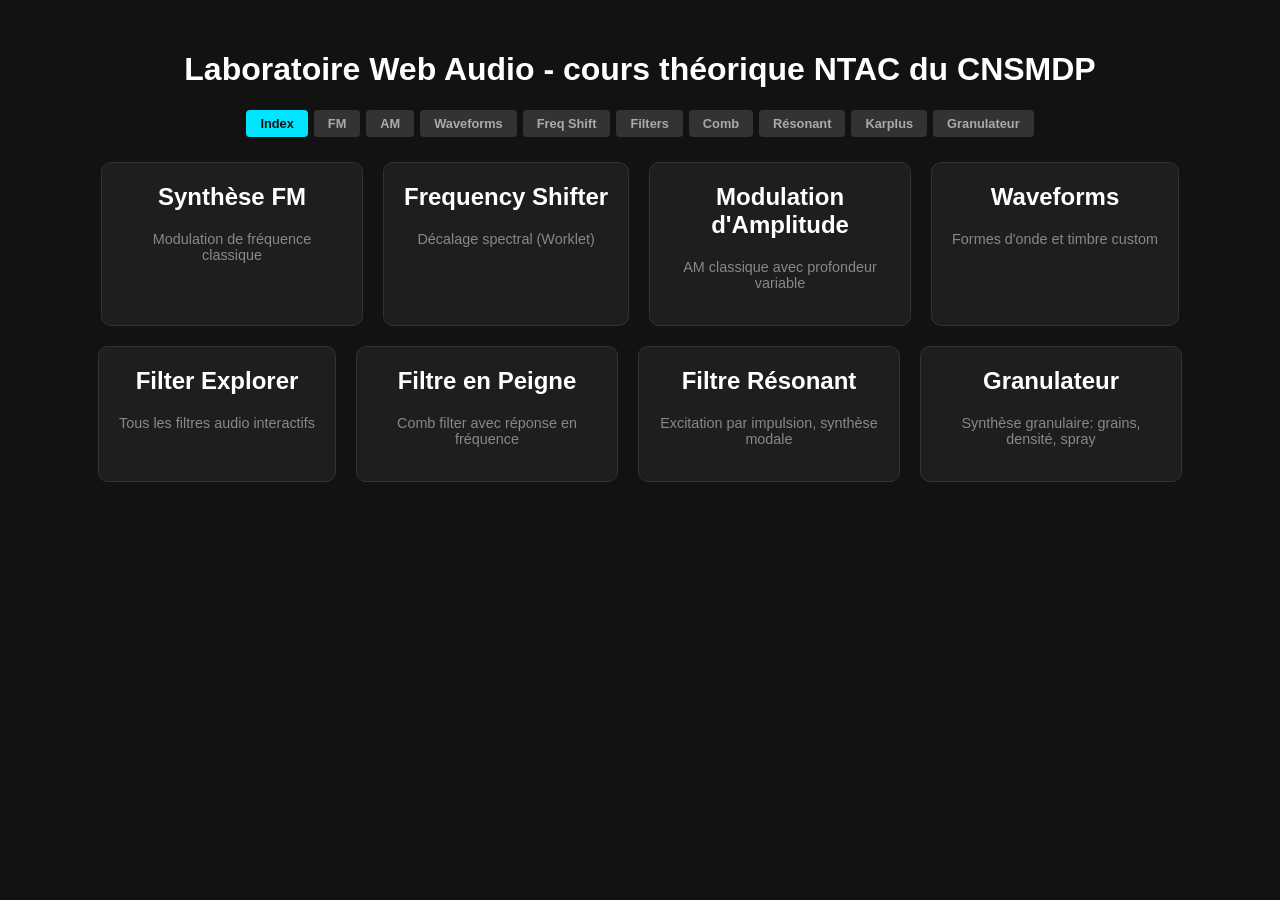
<file: index.html>
<!DOCTYPE html>
<html>
<head>
    <title>Mes Labos Audio</title>
    <style>
        body { font-family: sans-serif; text-align: center; padding: 30px 10px; background: #121212; color: white; margin: 0; }
        h1 { color: white; }
        .menu { display: flex; gap: 20px; justify-content: center; flex-wrap: wrap; }
        .card { padding: 20px; background: #1e1e1e; border-radius: 10px; border: 1px solid #333; text-decoration: none; color: #ccc; max-width: 220px; }
        .card h2 { color: white; margin-top: 0; }
        .card p { color: #888; font-size: 0.9rem; }
        .card:hover { transform: translateY(-5px); transition: 0.2s; border-color: #00e5ff; }
        nav { display: flex; gap: 6px; justify-content: center; flex-wrap: wrap; margin-bottom: 25px; }
        nav a { background: #333; color: #aaa; padding: 6px 14px; border-radius: 4px; text-decoration: none; font-size: 0.8rem; font-weight: bold; transition: 0.2s; }
        nav a:hover { background: #555; color: #fff; }
        nav a.active { background: #00e5ff; color: #121212; }
    </style>
</head>
<body>
    <h1>Laboratoire Web Audio - cours théorique NTAC du CNSMDP</h1>
    <nav>
        <a href="./index.html" class="active">Index</a>
        <a href="./fm-synth/index.html">FM</a>
        <a href="./amp-mod/index.html">AM</a>
        <a href="./waveforms/index.html">Waveforms</a>
        <a href="./frequency-shift/index.html">Freq Shift</a>
        <a href="./filter-explorer/index.html">Filters</a>
        <a href="./comb-filter/index.html">Comb</a>
        <a href="./resonant-filter/index.html">Résonant</a>
        <a href="./karplus-strong/index.html">Karplus</a>
        <a href="./granulator/index.html">Granulateur</a>
    </nav>
    <div class="menu">
        <a href="./fm-synth/index.html" class="card">
            <h2>Synthèse FM</h2>
            <p>Modulation de fréquence classique</p>
        </a>
        <a href="./frequency-shift/index.html" class="card">
            <h2>Frequency Shifter</h2>
            <p>Décalage spectral (Worklet)</p>
        </a>
        <a href="./amp-mod/index.html" class="card">
            <h2>Modulation d'Amplitude</h2>
            <p>AM classique avec profondeur variable</p>
        </a>
        <a href="./waveforms/index.html" class="card">
            <h2>Waveforms</h2>
            <p>Formes d'onde et timbre custom</p>
        </a>
        <a href="./filter-explorer/index.html" class="card">
            <h2>Filter Explorer</h2>
            <p>Tous les filtres audio interactifs</p>
        </a>
        <a href="./comb-filter/index.html" class="card">
            <h2>Filtre en Peigne</h2>
            <p>Comb filter avec réponse en fréquence</p>
        </a>
        <a href="./resonant-filter/index.html" class="card">
            <h2>Filtre Résonant</h2>
            <p>Excitation par impulsion, synthèse modale</p>
        </a>
        <a href="./granulator/index.html" class="card">
            <h2>Granulateur</h2>
            <p>Synthèse granulaire: grains, densité, spray</p>
        </a>
    </div>
</body>
</html>
</file>
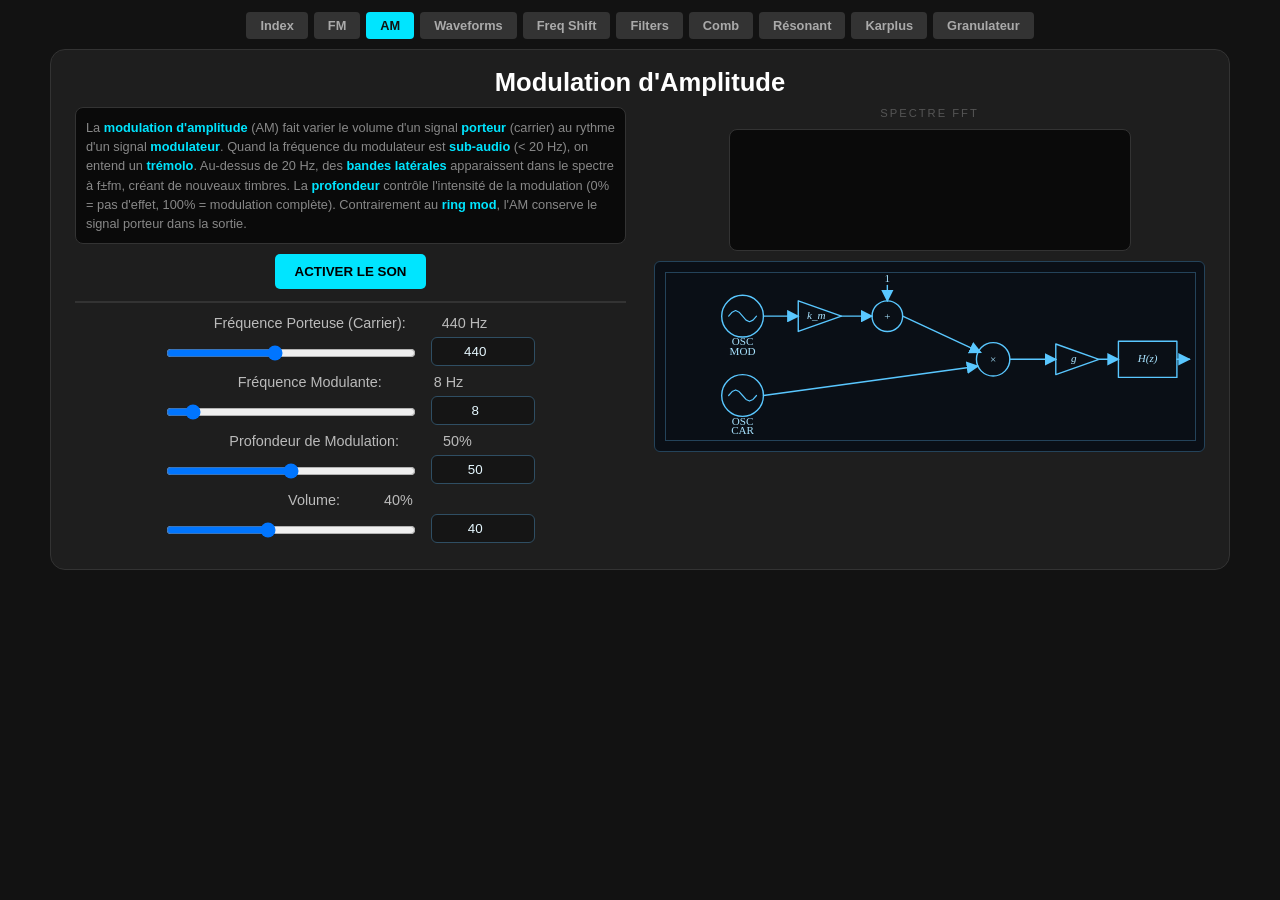
<file: amp-mod/index.html>
<!DOCTYPE html>
<html lang="fr">
<head>
    <meta charset="UTF-8">
    <title>Démo Modulation d'Amplitude</title>
    <style>
        body { font-family: sans-serif; background: #121212; color: white; text-align: center; padding: 30px 10px; margin: 0; }
        .synth-card { background: #1e1e1e; display: inline-block; padding: 30px; border-radius: 15px; border: 1px solid #333; max-width: 500px; width: calc(100% - 20px); box-sizing: border-box; }
        input[type="range"] { width: 250px; display: inline-block; vertical-align: middle; margin: 6px 0; }
        .value-input { width: 90px; margin: 6px 0 8px 10px; display: inline-block; vertical-align: middle; text-align: center; background: #151515; color: #e6f8ff; border: 1px solid #2f4e63; border-radius: 6px; padding: 6px; }
        button { background: #00e5ff; border: none; padding: 10px 20px; border-radius: 5px; cursor: pointer; font-weight: bold; }
        label { color: #bbb; font-size: 0.9rem; }
        .param-label { display: block; }
        .param-name { color: #bbb; }
        .param-value { display: inline-block; width: 7ch; text-align: right; font-variant-numeric: tabular-nums; }
        canvas { display: block; margin: 10px auto; border-radius: 8px; max-width: 100%; }
        #fftCanvas { background: #0a0a0a; border: 1px solid #333; }
        .section-label { color: #555; font-size: 0.7rem; text-transform: uppercase; letter-spacing: 2px; margin: 15px 0 5px; }
        nav { display: flex; gap: 6px; justify-content: center; flex-wrap: wrap; margin-bottom: 15px; }
        nav a { background: #333; color: #aaa; padding: 6px 14px; border-radius: 4px; text-decoration: none; font-size: 0.8rem; font-weight: bold; transition: 0.2s; }
        nav a:hover { background: #555; color: #fff; }
        nav a.active { background: #00e5ff; color: #121212; }
        .info-box { background: #0a0a0a; border: 1px solid #333; border-radius: 8px; padding: 10px; margin: 10px 0; text-align: left; font-size: 0.8rem; color: #888; line-height: 1.5; }
        .info-box strong { color: #00e5ff; }
        .dsp-academic {
            margin-top: 14px;
            background: #0a0f16;
            border: 1px solid #24435a;
            border-radius: 6px;
            padding: 10px;
            color: #8fd8ff;
            text-align: left;
        }
        .dsp-academic svg {
            width: 100%;
            height: auto;
            background: #0a0f16;
            border: 1px solid #24435a;
            display: block;
            stroke-linecap: round;
            stroke-linejoin: round;
        }
        .dsp-academic svg [stroke] { stroke: #59c7ff; }
        .dsp-academic svg marker path { fill: #59c7ff; stroke: none; }
        .dsp-academic svg text { fill: #a8e3ff; font-family: "Times New Roman", serif; font-size: 16px !important; }
        .dsp-academic svg text.math { font-style: italic; }
        /* Mise en page compacte : deux colonnes sur écran large */
        body { padding: 12px 10px; }
        nav { margin-bottom: 10px; }
        .synth-card { padding: 18px 24px; }
        .synth-card > h1 { margin: 0 0 10px; font-size: 1.6rem; }
        hr { border: 0.5px solid #333; margin: 12px 0; }
        .section-label { margin: 10px 0 4px; }
        .dsp-academic { margin-top: 10px; }
        .layout { display: grid; grid-template-columns: minmax(0, 1fr); column-gap: 28px; align-items: start; }
        .layout > .col > :first-child { margin-top: 0; }
        @media (min-width: 980px) {
            .synth-card { max-width: 1180px; width: calc(100% - 20px); }
            .layout { grid-template-columns: minmax(0, 1fr) minmax(0, 1fr); }
        }
    </style>
</head>
<body>

    <nav>
        <a href="../index.html">Index</a>
        <a href="../fm-synth/index.html">FM</a>
        <a href="../amp-mod/index.html" class="active">AM</a>
        <a href="../waveforms/index.html">Waveforms</a>
        <a href="../frequency-shift/index.html">Freq Shift</a>
        <a href="../filter-explorer/index.html">Filters</a>
        <a href="../comb-filter/index.html">Comb</a>
        <a href="../resonant-filter/index.html">Résonant</a>
        <a href="../karplus-strong/index.html">Karplus</a>
        <a href="../granulator/index.html">Granulateur</a>
    </nav>

    <div class="synth-card">
        <h1>Modulation d'Amplitude</h1>
        <div class="layout">
        <div class="col">

        <div class="info-box">
            La <strong>modulation d'amplitude</strong> (AM) fait varier le volume d'un signal <strong>porteur</strong> (carrier) au rythme d'un signal <strong>modulateur</strong>.
            Quand la fréquence du modulateur est <strong>sub-audio</strong> (&lt; 20 Hz), on entend un <strong>trémolo</strong>.
            Au-dessus de 20 Hz, des <strong>bandes latérales</strong> apparaissent dans le spectre à f±fm, créant de nouveaux timbres.
            La <strong>profondeur</strong> contrôle l'intensité de la modulation (0% = pas d'effet, 100% = modulation complète).
            Contrairement au <strong>ring mod</strong>, l'AM conserve le signal porteur dans la sortie.
        </div>

        <button id="power">ACTIVER LE SON</button>
        <hr>

        <label class="param-label"><span class="param-name">Fréquence Porteuse (Carrier): </span><span id="carVal" class="param-value">440</span> Hz</label>
        <input type="range" id="carrierFreq" min="20" max="1000" step="0.5" value="440">
        <input type="number" id="carrierFreqNum" class="value-input" min="20" max="1000" step="0.5" value="440" aria-label="Fréquence porteuse en Hz">

        <label class="param-label"><span class="param-name">Fréquence Modulante: </span><span id="modVal" class="param-value">8</span> Hz</label>
        <input type="range" id="modFreq" min="0" max="100" value="8" step="0.5">
        <input type="number" id="modFreqNum" class="value-input" min="0" max="100" step="0.5" value="8" aria-label="Fréquence modulante en Hz">

        <label class="param-label"><span class="param-name">Profondeur de Modulation: </span><span id="depthVal" class="param-value">50</span>%</label>
        <input type="range" id="modDepth" min="0" max="100" step="0.5" value="50">
        <input type="number" id="modDepthNum" class="value-input" min="0" max="100" step="0.5" value="50" aria-label="Profondeur de modulation en pourcentage">

        <label class="param-label"><span class="param-name">Volume: </span><span id="volVal" class="param-value">40</span>%</label>
        <input type="range" id="volume" min="0" max="100" value="40">
        <input type="number" id="volumeNum" class="value-input" min="0" max="100" step="1" value="40" aria-label="Volume en pourcentage">

        </div>
        <div class="col">
        <div class="section-label">Spectre FFT</div>
        <canvas id="fftCanvas" width="400" height="120"></canvas>

        <div class="dsp-academic">
            <svg viewBox="0 0 760 240" xmlns="http://www.w3.org/2000/svg" aria-label="AM academic DSP diagram">
                <defs>
                    <marker id="arrAM" markerWidth="9" markerHeight="9" refX="8" refY="4.5" orient="auto">
                        <path d="M0,0 L9,4.5 L0,9 Z" fill="#222"/>
                    </marker>
                </defs>
                <circle cx="110" cy="62" r="30" fill="none" stroke="#222" stroke-width="2"/>
                <path d="M90 62 L95 56.3 L100 54 L105 56.3 L110 62 L115 67.7 L120 70 L125 67.7 L130 62" fill="none" stroke="#222" stroke-width="1.7"/>
                <text x="110" y="104" font-size="11" text-anchor="middle">OSC</text>
                <text x="110" y="118" font-size="11" text-anchor="middle">MOD</text>
                <polygon points="190,40 190,84 252,62" fill="none" stroke="#222" stroke-width="2"/>
                <text x="216" y="66" text-anchor="middle" class="math">k_m</text>
                <circle cx="318" cy="62" r="22" fill="none" stroke="#222" stroke-width="2"/>
                <text x="318" y="67" font-size="16" text-anchor="middle">+</text>
                <circle cx="470" cy="124" r="24" fill="none" stroke="#222" stroke-width="2"/>
                <text x="470" y="130" font-size="18" text-anchor="middle">×</text>
                <circle cx="110" cy="176" r="30" fill="none" stroke="#222" stroke-width="2"/>
                <path d="M90 176 L95 170.3 L100 168 L105 170.3 L110 176 L115 181.7 L120 184 L125 181.7 L130 176" fill="none" stroke="#222" stroke-width="1.7"/>
                <text x="110" y="218" font-size="11" text-anchor="middle">OSC</text>
                <text x="110" y="232" font-size="11" text-anchor="middle">CAR</text>
                <polygon points="560,102 560,146 622,124" fill="none" stroke="#222" stroke-width="2"/>
                <text x="586" y="128" text-anchor="middle" class="math">g</text>
                <rect x="650" y="98" width="84" height="52" fill="none" stroke="#222" stroke-width="2"/>
                <text x="692" y="128" text-anchor="middle" class="math">H(z)</text>
                <line x1="140" y1="62" x2="190" y2="62" stroke="#222" stroke-width="2" marker-end="url(#arrAM)"/>
                <line x1="252" y1="62" x2="296" y2="62" stroke="#222" stroke-width="2" marker-end="url(#arrAM)"/>
                <line x1="340" y1="62" x2="452" y2="114" stroke="#222" stroke-width="2" marker-end="url(#arrAM)"/>
                <line x1="140" y1="176" x2="448" y2="134" stroke="#222" stroke-width="2" marker-end="url(#arrAM)"/>
                <line x1="494" y1="124" x2="560" y2="124" stroke="#222" stroke-width="2" marker-end="url(#arrAM)"/>
                <line x1="622" y1="124" x2="650" y2="124" stroke="#222" stroke-width="2" marker-end="url(#arrAM)"/>
                <line x1="734" y1="124" x2="752" y2="124" stroke="#222" stroke-width="2" marker-end="url(#arrAM)"/>
                <line x1="318" y1="18" x2="318" y2="40" stroke="#222" stroke-width="2" marker-end="url(#arrAM)"/>
                <text x="318" y="13" font-size="10" text-anchor="middle">1</text>
            </svg>
        </div>
        </div>
        </div>
    </div>

<script>
let ctx, modulator, modulatorGain, carrier, carrierGain, output, analyser;
let isStarted = false;
let fftAnimId = null;
const fftCanvas = document.getElementById('fftCanvas');
const fCtx = fftCanvas.getContext('2d');

const powerBtn = document.getElementById('power');

powerBtn.onclick = () => {
    if (!isStarted) {
        ctx = new (window.AudioContext || window.webkitAudioContext)();

        // Carrier signal
        carrier = ctx.createOscillator();
        carrier.type = "sine";
        carrier.frequency.value = 440;

        // Modulator controls the carrier's amplitude
        modulator = ctx.createOscillator();
        modulator.type = "sine";
        modulator.frequency.value = 8;

        // Depth of amplitude modulation
        modulatorGain = ctx.createGain();
        modulatorGain.gain.value = 0.5;

        // Carrier VCA — modulator drives its gain
        carrierGain = ctx.createGain();
        carrierGain.gain.value = 0.5;

        output = ctx.createGain();
        output.gain.value = 0.4;

        // Connexions AM
        modulator.connect(modulatorGain);
        modulatorGain.connect(carrierGain.gain);
        carrier.connect(carrierGain);
        analyser = ctx.createAnalyser();
        analyser.fftSize = 2048;
        carrierGain.connect(output);
        output.connect(analyser);
        analyser.connect(ctx.destination);
        startFFT();

        carrier.start();
        modulator.start();

        powerBtn.textContent = "STOP";
        powerBtn.style.background = "#ff4081";
        isStarted = true;
        setupControls();
    } else {
        if (fftAnimId) { cancelAnimationFrame(fftAnimId); fftAnimId = null; }
        ctx.close();
        ctx = null; analyser = null;
        fCtx.clearRect(0, 0, fftCanvas.width, fftCanvas.height);
        powerBtn.textContent = 'ACTIVER LE SON';
        powerBtn.style.background = '#00e5ff';
        isStarted = false;
    }
};

function setupControls() {
    function bindSliderAndNumber(sliderId, numberId, valueId, setter) {
        const slider = document.getElementById(sliderId);
        const numberInput = document.getElementById(numberId);
        const valueDisplay = document.getElementById(valueId);

        const min = Number(slider.min);
        const max = Number(slider.max);

        const commitValue = (rawValue) => {
            let value = Number(rawValue);
            if (!Number.isFinite(value)) return;
            value = Math.min(max, Math.max(min, value));

            slider.value = value;
            numberInput.value = value;
            const displayValue = String(value);
            if (valueDisplay.textContent !== displayValue) {
                valueDisplay.textContent = displayValue;
            }
            setter(value);
        };

        slider.oninput = (e) => commitValue(e.target.value);
        numberInput.oninput = (e) => commitValue(e.target.value);
        numberInput.onchange = (e) => commitValue(e.target.value);
    }

    bindSliderAndNumber('carrierFreq', 'carrierFreqNum', 'carVal', (value) => {
        carrier.frequency.setTargetAtTime(value, ctx.currentTime, 0.05);
    });

    bindSliderAndNumber('modFreq', 'modFreqNum', 'modVal', (value) => {
        modulator.frequency.setTargetAtTime(value, ctx.currentTime, 0.05);
    });

    bindSliderAndNumber('modDepth', 'modDepthNum', 'depthVal', (value) => {
        const depth = value / 100;
        modulatorGain.gain.setTargetAtTime(depth, ctx.currentTime, 0.05);
        carrierGain.gain.setTargetAtTime(1 - depth, ctx.currentTime, 0.05);
    });

    bindSliderAndNumber('volume', 'volumeNum', 'volVal', (value) => {
        output.gain.setTargetAtTime(value / 100, ctx.currentTime, 0.05);
    });
}

function startFFT() {
    const bufLen = analyser.frequencyBinCount;
    const data = new Uint8Array(bufLen);
    function drawFFT() {
        fftAnimId = requestAnimationFrame(drawFFT);
        analyser.getByteFrequencyData(data);
        const w = fftCanvas.width, h = fftCanvas.height;
        fCtx.clearRect(0, 0, w, h);
        const maxBin = Math.min(bufLen, Math.floor(8000 / (ctx.sampleRate / analyser.fftSize)));
        const barW = w / maxBin;
        for (let i = 0; i < maxBin; i++) {
            const v = data[i] / 255;
            const barH = v * h;
            const hue = 180 + (i / maxBin) * 140;
            fCtx.fillStyle = 'hsla(' + (hue % 360) + ',80%,55%,0.85)';
            fCtx.fillRect(i * barW, h - barH, Math.max(barW - 0.5, 1), barH);
        }
        fCtx.fillStyle = '#444'; fCtx.font = '9px sans-serif'; fCtx.textAlign = 'center';
        [500, 1000, 2000, 4000, 8000].forEach(f => {
            const xPos = (f / 8000) * w;
            if (xPos < w - 10) fCtx.fillText(f >= 1000 ? (f/1000)+'k' : f, xPos, 10);
        });
    }
    drawFFT();
}
</script>
</body>
</html>
</file>
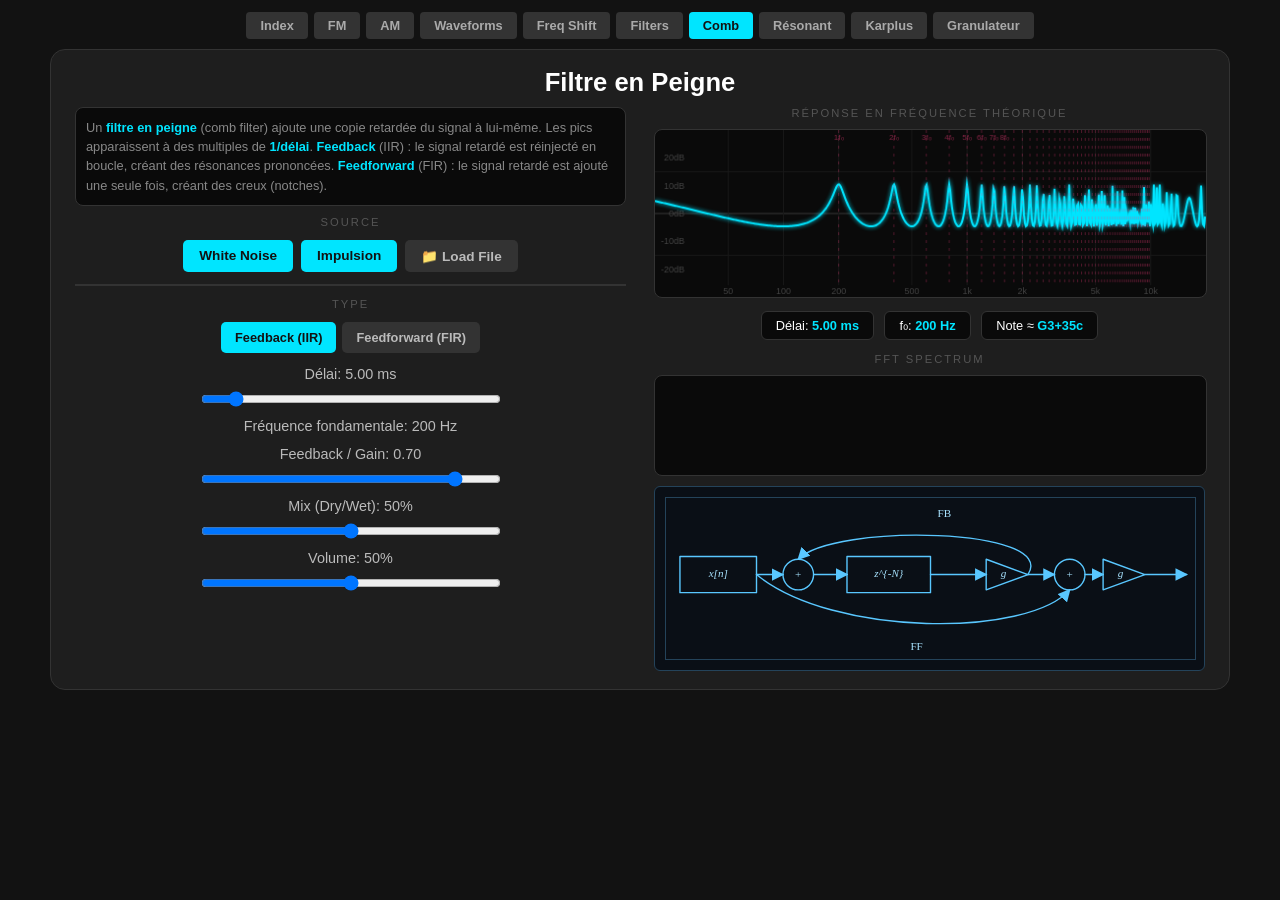
<file: comb-filter/index.html>
<!DOCTYPE html>
<html lang="fr">
<head>
    <meta charset="UTF-8">
    <meta name="viewport" content="width=device-width, initial-scale=1.0">
    <title>Comb Filter</title>
    <style>
        body { font-family: sans-serif; background: #121212; color: white; text-align: center; padding: 30px 10px; margin: 0; }
        .synth-card {
            background: #1e1e1e; display: inline-block; padding: 30px; border-radius: 15px;
            border: 1px solid #333; max-width: 620px; width: calc(100% - 20px); box-sizing: border-box;
        }
        h1 { margin-top: 0; }
        input[type="range"] { width: 80%; max-width: 300px; display: block; margin: 8px auto; }
        button { background: #00e5ff; border: none; padding: 10px 20px; border-radius: 5px; cursor: pointer; font-weight: bold; color: #121212; }
        label { color: #bbb; font-size: 0.9rem; }
        canvas { display: block; margin: 10px auto; border-radius: 8px; max-width: 100%; }
        #combCanvas { background: #0a0a0a; border: 1px solid #333; }
        #fftCanvas { background: #0a0a0a; border: 1px solid #333; }
        .section-label { color: #555; font-size: 0.7rem; text-transform: uppercase; letter-spacing: 2px; margin: 15px 0 5px; }
        .param-group { margin: 10px 0; }
        .info-box { background: #0a0a0a; border: 1px solid #333; border-radius: 8px; padding: 10px; margin: 10px 0; text-align: left; font-size: 0.8rem; color: #888; line-height: 1.5; }
        .info-box strong { color: #00e5ff; }
        .source-buttons { display: flex; gap: 8px; justify-content: center; flex-wrap: wrap; margin: 12px 0; }
        .source-buttons button { padding: 8px 16px; font-size: 0.85rem; }
        .source-buttons button.active-src { background: #ff4081; color: white; }
        .type-buttons { display: flex; gap: 6px; justify-content: center; flex-wrap: wrap; margin: 12px 0; }
        .type-buttons button { background: #333; color: #bbb; padding: 8px 14px; font-size: 0.8rem; }
        .type-buttons button.active { background: #00e5ff; color: #121212; }
        .stat { display: inline-block; background: #0a0a0a; border: 1px solid #333; border-radius: 6px; padding: 6px 14px; margin: 3px; font-size: 0.8rem; }
        .stat strong { color: #00e5ff; }
        nav { display: flex; gap: 6px; justify-content: center; flex-wrap: wrap; margin-bottom: 15px; }
        nav a { background: #333; color: #aaa; padding: 6px 14px; border-radius: 4px; text-decoration: none; font-size: 0.8rem; font-weight: bold; transition: 0.2s; }
        nav a:hover { background: #555; color: #fff; }
        nav a.active { background: #00e5ff; color: #121212; }
        #fileName { font-size: 0.75rem; color: #666; margin: 4px 0; }
        .dsp-academic { margin-top: 14px; background: #0a0f16; border: 1px solid #24435a; border-radius: 6px; padding: 10px; color: #8fd8ff; text-align: left; }
        .dsp-academic svg { width: 100%; height: auto; background: #0a0f16; border: 1px solid #24435a; display: block; stroke-linecap: round; stroke-linejoin: round; }
        .dsp-academic svg [stroke] { stroke: #59c7ff; }
        .dsp-academic svg marker path { fill: #59c7ff; stroke: none; }
        .dsp-academic svg text { fill: #a8e3ff; font-family: "Times New Roman", serif; font-size: 16px !important; }
        .dsp-academic svg text.math { font-style: italic; }
        /* Mise en page compacte : deux colonnes sur écran large */
        body { padding: 12px 10px; }
        nav { margin-bottom: 10px; }
        .synth-card { padding: 18px 24px; }
        .synth-card > h1 { margin: 0 0 10px; font-size: 1.6rem; }
        hr { border: 0.5px solid #333; margin: 12px 0; }
        .section-label { margin: 10px 0 4px; }
        .dsp-academic { margin-top: 10px; }
        .layout { display: grid; grid-template-columns: minmax(0, 1fr); column-gap: 28px; align-items: start; }
        .layout > .col > :first-child { margin-top: 0; }
        @media (min-width: 980px) {
            .synth-card { max-width: 1180px; width: calc(100% - 20px); }
            .layout { grid-template-columns: minmax(0, 1fr) minmax(0, 1fr); }
        }
    </style>
</head>
<body>

    <nav>
        <a href="../index.html">Index</a>
        <a href="../fm-synth/index.html">FM</a>
        <a href="../amp-mod/index.html">AM</a>
        <a href="../waveforms/index.html">Waveforms</a>
        <a href="../frequency-shift/index.html">Freq Shift</a>
        <a href="../filter-explorer/index.html">Filters</a>
        <a href="../comb-filter/index.html" class="active">Comb</a>
        <a href="../resonant-filter/index.html">Résonant</a>
        <a href="../karplus-strong/index.html">Karplus</a>
        <a href="../granulator/index.html">Granulateur</a>
    </nav>

    <div class="synth-card">
        <h1>Filtre en Peigne</h1>
        <div class="layout">
        <div class="col">

        <div class="info-box">
            Un <strong>filtre en peigne</strong> (comb filter) ajoute une copie retardée du signal à lui-même.
            Les pics apparaissent à des multiples de <strong>1/délai</strong>.
            <strong>Feedback</strong> (IIR) : le signal retardé est réinjecté en boucle, créant des résonances prononcées.
            <strong>Feedforward</strong> (FIR) : le signal retardé est ajouté une seule fois, créant des creux (notches).
        </div>

        <div class="section-label">Source</div>
        <div class="source-buttons">
            <button id="noiseBtn">White Noise</button>
            <button id="pulseBtn">Impulsion</button>
            <label style="background: #333; color: #bbb; padding: 8px 16px; border-radius: 5px; cursor: pointer; font-weight: bold; font-size: 0.85rem; display: inline-block;">
                📁 Load File
                <input type="file" id="fileInput" accept="audio/*" style="display: none;">
            </label>
        </div>
        <div id="fileName"></div>
        <button id="stopBtn" style="display: none; background: #ff4081; margin: 5px auto;">STOP</button>

        <hr>

        <div class="section-label">Type</div>
        <div class="type-buttons">
            <button data-type="feedback" class="active">Feedback (IIR)</button>
            <button data-type="feedforward">Feedforward (FIR)</button>
        </div>

        <div class="param-group">
            <label>Délai: <span id="delayVal">5.00</span> ms</label>
            <input type="range" id="delaySlider" min="0.2" max="50" value="5" step="0.01">
        </div>
        <div class="param-group">
            <label>Fréquence fondamentale: <span id="fundFreq">200</span> Hz</label>
        </div>
        <div class="param-group">
            <label>Feedback / Gain: <span id="fbVal">0.70</span></label>
            <input type="range" id="fbSlider" min="-0.95" max="0.95" value="0.7" step="0.01">
        </div>
        <div class="param-group">
            <label>Mix (Dry/Wet): <span id="mixVal">50</span>%</label>
            <input type="range" id="mixSlider" min="0" max="100" value="50">
        </div>
        <div class="param-group">
            <label>Volume: <span id="volVal">50</span>%</label>
            <input type="range" id="volume" min="0" max="100" value="50">
        </div>

        </div>
        <div class="col">
        <div class="section-label">Réponse en fréquence théorique</div>
        <canvas id="combCanvas" width="560" height="170"></canvas>
        <div style="margin: 5px 0;">
            <span class="stat">Délai: <strong><span id="statDelay">5.00</span> ms</strong></span>
            <span class="stat">f₀: <strong><span id="statF0">200</span> Hz</strong></span>
            <span class="stat">Note ≈ <strong><span id="statNote">G3</span></strong></span>
        </div>

        <div class="section-label">FFT Spectrum</div>
        <canvas id="fftCanvas" width="560" height="100"></canvas>

        <div class="dsp-academic">
            <svg viewBox="0 18 760 232" xmlns="http://www.w3.org/2000/svg" aria-label="Comb filter DSP graph">
                <defs><marker id="arrCB" markerWidth="9" markerHeight="9" refX="8" refY="4.5" orient="auto"><path d="M0,0 L9,4.5 L0,9 Z" fill="#222"/></marker></defs>
                <rect x="20" y="102" width="110" height="52" fill="none" stroke="#222" stroke-width="2"/>
                <text x="75" y="132" text-anchor="middle" class="math">x[n]</text>
                <circle cx="190" cy="128" r="22" fill="none" stroke="#222" stroke-width="2"/>
                <text x="190" y="133" font-size="16" text-anchor="middle">+</text>
                <rect x="260" y="102" width="120" height="52" fill="none" stroke="#222" stroke-width="2"/>
                <text x="320" y="132" text-anchor="middle" class="math">z^{-N}</text>
                <polygon points="460,106 460,150 520,128" fill="none" stroke="#222" stroke-width="2"/>
                <text x="485" y="132" text-anchor="middle" class="math">g</text>
                <circle cx="580" cy="128" r="22" fill="none" stroke="#222" stroke-width="2"/>
                <text x="580" y="133" font-size="16" text-anchor="middle">+</text>
                <polygon points="628,106 628,150 688,128" fill="none" stroke="#222" stroke-width="2"/>
                <text x="653" y="132" text-anchor="middle" class="math">g</text>
                <line x1="130" y1="128" x2="168" y2="128" stroke="#222" stroke-width="2" marker-end="url(#arrCB)"/>
                <line x1="212" y1="128" x2="260" y2="128" stroke="#222" stroke-width="2" marker-end="url(#arrCB)"/>
                <line x1="380" y1="128" x2="460" y2="128" stroke="#222" stroke-width="2" marker-end="url(#arrCB)"/>
                <line x1="520" y1="128" x2="558" y2="128" stroke="#222" stroke-width="2" marker-end="url(#arrCB)"/>
                <line x1="602" y1="128" x2="628" y2="128" stroke="#222" stroke-width="2" marker-end="url(#arrCB)"/>
                <line x1="688" y1="128" x2="748" y2="128" stroke="#222" stroke-width="2" marker-end="url(#arrCB)"/>
                <path d="M520 128 C565 60, 240 54, 190 106" fill="none" stroke="#222" stroke-width="2" marker-end="url(#arrCB)"/>
                <text x="400" y="46" font-size="10" text-anchor="middle">FB</text>
                <path d="M130 128 C240 218, 520 218, 580 150" fill="none" stroke="#222" stroke-width="2" marker-end="url(#arrCB)"/>
                <text x="360" y="236" font-size="10" text-anchor="middle">FF</text>
            </svg>
        </div>
        </div>
        </div>
    </div>

<script>
// --- Note names ---
const NOTE_NAMES = ['C','C#','D','D#','E','F','F#','G','G#','A','A#','B'];
function freqToNote(f) {
    if (f <= 0) return '—';
    const midi = 12 * Math.log2(f / 440) + 69;
    const note = Math.round(midi);
    const name = NOTE_NAMES[((note % 12) + 12) % 12];
    const octave = Math.floor(note / 12) - 1;
    const cents = Math.round((midi - note) * 100);
    return name + octave + (cents !== 0 ? (cents > 0 ? '+' : '') + cents + 'c' : '');
}

let audioCtx, delayNode, fbGainNode, ffGainNode, dryGain, wetGain, outputGain, analyser;
let noiseNode, fileSource, audioBuffer, pulseSource;
let isPlaying = false;
let fftAnimId = null;
let currentSource = null;
let combType = 'feedback';

const combCanvas = document.getElementById('combCanvas');
const cCtx = combCanvas.getContext('2d');
const fftCanvas = document.getElementById('fftCanvas');
const fCtx = fftCanvas.getContext('2d');

function getDelay() { return +document.getElementById('delaySlider').value / 1000; }
function getFeedback() { return +document.getElementById('fbSlider').value; }
function getMix() { return +document.getElementById('mixSlider').value / 100; }

function initAudio() {
    if (audioCtx) return;
    audioCtx = new (window.AudioContext || window.webkitAudioContext)();

    // Delay line
    delayNode = audioCtx.createDelay(0.1);
    delayNode.delayTime.value = getDelay();

    // Feedback gain (for IIR comb)
    fbGainNode = audioCtx.createGain();
    fbGainNode.gain.value = combType === 'feedback' ? getFeedback() : 0;

    // Feedforward gain (for FIR comb)
    ffGainNode = audioCtx.createGain();
    ffGainNode.gain.value = combType === 'feedforward' ? getFeedback() : 0;

    // Dry/wet mix
    dryGain = audioCtx.createGain();
    wetGain = audioCtx.createGain();
    const mix = getMix();
    dryGain.gain.value = 1 - mix;
    wetGain.gain.value = mix;

    // Output
    outputGain = audioCtx.createGain();
    outputGain.gain.value = document.getElementById('volume').value / 100;

    analyser = audioCtx.createAnalyser();
    analyser.fftSize = 4096;

    // Merger for dry + wet
    const merger = audioCtx.createGain();
    merger.gain.value = 1;

    // We'll use a splitter node to route signal
    // Input → dryGain → merger
    // Input → delayNode → wetGain → merger
    // For feedback: delayNode → fbGainNode → delayNode
    // For feedforward: input → ffGainNode (added to wet path)

    // Store merger for reconnection
    this._merger = merger;
    this._inputNode = audioCtx.createGain(); // input hub
    this._inputNode.gain.value = 1;

    wireGraph();

    merger.connect(outputGain);
    outputGain.connect(analyser);
    analyser.connect(audioCtx.destination);
}

function wireGraph() {
    const input = this._inputNode;
    const merger = this._merger;

    // Disconnect everything first
    try { input.disconnect(); } catch(_) {}
    try { delayNode.disconnect(); } catch(_) {}
    try { fbGainNode.disconnect(); } catch(_) {}
    try { ffGainNode.disconnect(); } catch(_) {}
    try { dryGain.disconnect(); } catch(_) {}
    try { wetGain.disconnect(); } catch(_) {}

    // Dry path
    input.connect(dryGain);
    dryGain.connect(merger);

    if (combType === 'feedback') {
        // IIR comb: input → delay → wetGain → merger
        //                   delay → fbGain → delay (feedback loop)
        input.connect(delayNode);
        delayNode.connect(wetGain);
        wetGain.connect(merger);
        delayNode.connect(fbGainNode);
        fbGainNode.connect(delayNode);

        fbGainNode.gain.value = getFeedback();
        ffGainNode.gain.value = 0;
    } else {
        // FIR comb: input → delay → ffGain → merger (wet)
        //           (no feedback loop)
        input.connect(delayNode);
        delayNode.connect(ffGainNode);
        ffGainNode.connect(wetGain);
        wetGain.connect(merger);

        fbGainNode.gain.value = 0;
        ffGainNode.gain.value = getFeedback();
    }
}

function connectSource(node) {
    node.connect(this._inputNode);
}

// --- Sources ---
function createNoiseNode() {
    const bufferSize = audioCtx.sampleRate * 2;
    const buffer = audioCtx.createBuffer(1, bufferSize, audioCtx.sampleRate);
    const data = buffer.getChannelData(0);
    for (let i = 0; i < bufferSize; i++) data[i] = Math.random() * 2 - 1;
    const node = audioCtx.createBufferSource();
    node.buffer = buffer;
    node.loop = true;
    return node;
}

function createPulseNode() {
    // Short impulse to hear the comb resonance
    const len = audioCtx.sampleRate; // 1 second of silence with impulse
    const buffer = audioCtx.createBuffer(1, len, audioCtx.sampleRate);
    const data = buffer.getChannelData(0);
    // Very short click
    for (let i = 0; i < 32; i++) data[i] = 1 - (i / 32);
    const node = audioCtx.createBufferSource();
    node.buffer = buffer;
    node.loop = true;
    return node;
}

function stopAll() {
    if (noiseNode) { try { noiseNode.stop(); } catch(_) {} try { noiseNode.disconnect(); } catch(_) {} noiseNode = null; }
    if (fileSource) { try { fileSource.stop(); } catch(_) {} try { fileSource.disconnect(); } catch(_) {} fileSource = null; }
    if (pulseSource) { try { pulseSource.stop(); } catch(_) {} try { pulseSource.disconnect(); } catch(_) {} pulseSource = null; }
    isPlaying = false;
    currentSource = null;
    document.getElementById('noiseBtn').classList.remove('active-src');
    document.getElementById('pulseBtn').classList.remove('active-src');
    document.getElementById('stopBtn').style.display = 'none';
}

function startSource(type) {
    initAudio();
    stopAll();
    let node;
    if (type === 'noise') {
        node = createNoiseNode();
        noiseNode = node;
        document.getElementById('noiseBtn').classList.add('active-src');
    } else if (type === 'pulse') {
        node = createPulseNode();
        pulseSource = node;
        document.getElementById('pulseBtn').classList.add('active-src');
    }
    connectSource(node);
    node.start();
    isPlaying = true;
    currentSource = type;
    document.getElementById('stopBtn').style.display = 'block';
    startFFT();
}

document.getElementById('noiseBtn').onclick = () => startSource('noise');
document.getElementById('pulseBtn').onclick = () => startSource('pulse');
document.getElementById('stopBtn').onclick = stopAll;

document.getElementById('fileInput').addEventListener('change', async (e) => {
    const file = e.target.files[0];
    if (!file) return;
    initAudio();
    stopAll();
    const arrayBuffer = await file.arrayBuffer();
    audioBuffer = await audioCtx.decodeAudioData(arrayBuffer);
    document.getElementById('fileName').textContent = file.name;
    fileSource = audioCtx.createBufferSource();
    fileSource.buffer = audioBuffer;
    fileSource.loop = true;
    connectSource(fileSource);
    fileSource.start();
    isPlaying = true;
    currentSource = 'file';
    document.getElementById('stopBtn').style.display = 'block';
    startFFT();
});

// --- Type buttons ---
document.querySelectorAll('.type-buttons button').forEach(btn => {
    btn.onclick = () => {
        combType = btn.dataset.type;
        document.querySelectorAll('.type-buttons button').forEach(b => b.classList.remove('active'));
        btn.classList.add('active');
        if (audioCtx) wireGraph();
        // Reconnect active source
        if (isPlaying) {
            if (noiseNode) connectSource(noiseNode);
            if (fileSource) connectSource(fileSource);
            if (pulseSource) connectSource(pulseSource);
        }
        drawCombResponse();
    };
});

// --- Controls ---
document.getElementById('delaySlider').oninput = (e) => {
    const ms = (+e.target.value);
    document.getElementById('delayVal').textContent = ms.toFixed(2);
    if (delayNode) delayNode.delayTime.setTargetAtTime(ms / 1000, audioCtx.currentTime, 0.01);
    updateStats();
    drawCombResponse();
};

document.getElementById('fbSlider').oninput = (e) => {
    const val = +e.target.value;
    document.getElementById('fbVal').textContent = val.toFixed(2);
    if (combType === 'feedback' && fbGainNode) fbGainNode.gain.setTargetAtTime(val, audioCtx.currentTime, 0.01);
    if (combType === 'feedforward' && ffGainNode) ffGainNode.gain.setTargetAtTime(val, audioCtx.currentTime, 0.01);
    drawCombResponse();
};

document.getElementById('mixSlider').oninput = (e) => {
    const mix = +e.target.value / 100;
    document.getElementById('mixVal').textContent = e.target.value;
    if (dryGain) dryGain.gain.setTargetAtTime(1 - mix, audioCtx.currentTime, 0.01);
    if (wetGain) wetGain.gain.setTargetAtTime(mix, audioCtx.currentTime, 0.01);
};

document.getElementById('volume').oninput = (e) => {
    document.getElementById('volVal').textContent = e.target.value;
    if (outputGain) outputGain.gain.setTargetAtTime(e.target.value / 100, audioCtx.currentTime, 0.02);
};

function updateStats() {
    const delayMs = +document.getElementById('delaySlider').value;
    const f0 = 1000 / delayMs;
    document.getElementById('fundFreq').textContent = Math.round(f0);
    document.getElementById('statDelay').textContent = delayMs.toFixed(2);
    document.getElementById('statF0').textContent = Math.round(f0);
    document.getElementById('statNote').textContent = freqToNote(f0);
}

// --- Comb frequency response visualization ---
function drawCombResponse() {
    const w = combCanvas.width, h = combCanvas.height;
    cCtx.clearRect(0, 0, w, h);

    const delayMs = +document.getElementById('delaySlider').value;
    const delaySec = delayMs / 1000;
    const g = getFeedback();
    const sr = audioCtx ? audioCtx.sampleRate : 48000;

    // Grid
    cCtx.strokeStyle = '#1a1a1a'; cCtx.lineWidth = 1;
    for (let y = h * 0.25; y < h; y += h * 0.25) {
        cCtx.beginPath(); cCtx.moveTo(0, y); cCtx.lineTo(w, y); cCtx.stroke();
    }
    // 0dB line
    const zeroY = h * 0.5;
    cCtx.strokeStyle = '#333'; cCtx.beginPath(); cCtx.moveTo(0, zeroY); cCtx.lineTo(w, zeroY); cCtx.stroke();

    // dB labels
    cCtx.fillStyle = '#444'; cCtx.font = '9px sans-serif'; cCtx.textAlign = 'right';
    const dbRange = 30;
    for (let db = -20; db <= 20; db += 10) {
        const y = zeroY - (db / dbRange) * (h / 2);
        if (y > 5 && y < h - 5) cCtx.fillText(db + 'dB', 30, y + 3);
    }

    // Freq labels (log scale)
    cCtx.textAlign = 'center';
    [50, 100, 200, 500, 1000, 2000, 5000, 10000, 20000].forEach(f => {
        const x = (Math.log(f / 20) / Math.log(1000)) * w;
        if (x > 35 && x < w - 10) {
            cCtx.fillText(f >= 1000 ? (f / 1000) + 'k' : f, x, h - 3);
            cCtx.strokeStyle = '#1a1a1a'; cCtx.beginPath(); cCtx.moveTo(x, 0); cCtx.lineTo(x, h - 12); cCtx.stroke();
        }
    });

    // Compute theoretical comb response
    const nPoints = w;
    cCtx.beginPath();
    cCtx.strokeStyle = '#00e5ff'; cCtx.lineWidth = 2;
    cCtx.shadowColor = '#00e5ff'; cCtx.shadowBlur = 4;

    for (let i = 0; i < nPoints; i++) {
        const freq = 20 * Math.pow(1000, i / nPoints);
        const omega = 2 * Math.PI * freq * delaySec;

        let mag;
        if (combType === 'feedback') {
            // H(z) = 1 / (1 - g * z^(-N))
            // |H(f)| = 1 / sqrt(1 + g² - 2g·cos(ωT))
            mag = 1 / Math.sqrt(1 + g * g - 2 * g * Math.cos(omega));
        } else {
            // H(z) = 1 + g * z^(-N)
            // |H(f)| = sqrt(1 + g² + 2g·cos(ωT))
            mag = Math.sqrt(1 + g * g + 2 * g * Math.cos(omega));
        }

        const db = 20 * Math.log10(mag);
        const clampedDb = Math.max(-dbRange, Math.min(dbRange, db));
        const y = zeroY - (clampedDb / dbRange) * (h / 2);
        i === 0 ? cCtx.moveTo(i, y) : cCtx.lineTo(i, y);
    }
    cCtx.stroke();
    cCtx.shadowBlur = 0;

    // Mark comb teeth frequencies
    const f0 = 1 / delaySec;
    cCtx.setLineDash([3, 5]);
    cCtx.strokeStyle = 'rgba(255,64,129,0.3)'; cCtx.lineWidth = 1;
    for (let n = 1; n * f0 < 20000 && n < 50; n++) {
        const f = n * f0;
        const x = (Math.log(f / 20) / Math.log(1000)) * w;
        if (x > 0 && x < w) {
            cCtx.beginPath(); cCtx.moveTo(x, 0); cCtx.lineTo(x, h - 12); cCtx.stroke();
            if (n <= 8) {
                cCtx.fillStyle = 'rgba(255,64,129,0.5)'; cCtx.font = '8px sans-serif'; cCtx.textAlign = 'center';
                cCtx.fillText(n + 'f₀', x, 10);
            }
        }
    }
    cCtx.setLineDash([]);
}

// --- FFT ---
function startFFT() {
    if (fftAnimId) return;
    const bufLen = analyser.frequencyBinCount;
    const data = new Uint8Array(bufLen);
    function drawFFT() {
        fftAnimId = requestAnimationFrame(drawFFT);
        if (!isPlaying) { cancelAnimationFrame(fftAnimId); fftAnimId = null; fCtx.clearRect(0, 0, fftCanvas.width, fftCanvas.height); return; }
        analyser.getByteFrequencyData(data);
        const w = fftCanvas.width, h = fftCanvas.height;
        fCtx.clearRect(0, 0, w, h);
        const nyquist = audioCtx.sampleRate / 2;
        const nBars = w;
        for (let i = 0; i < nBars; i++) {
            const freq = 20 * Math.pow(1000, i / nBars);
            const bin = Math.round(freq / nyquist * bufLen);
            if (bin >= bufLen) break;
            const v = data[bin] / 255;
            const barH = v * h;
            const hue = 180 + (i / nBars) * 140;
            fCtx.fillStyle = 'hsla(' + (hue % 360) + ',80%,55%,0.85)';
            fCtx.fillRect(i, h - barH, 1.5, barH);
        }
        fCtx.fillStyle = '#444'; fCtx.font = '9px sans-serif'; fCtx.textAlign = 'center';
        [100, 500, 1000, 2000, 5000, 10000].forEach(f => {
            const xPos = (Math.log(f / 20) / Math.log(1000)) * w;
            if (xPos > 10 && xPos < w - 10) fCtx.fillText(f >= 1000 ? (f / 1000) + 'k' : f, xPos, 10);
        });
    }
    drawFFT();
}

// --- Init ---
updateStats();
drawCombResponse();
</script>
</body>
</html>
</file>
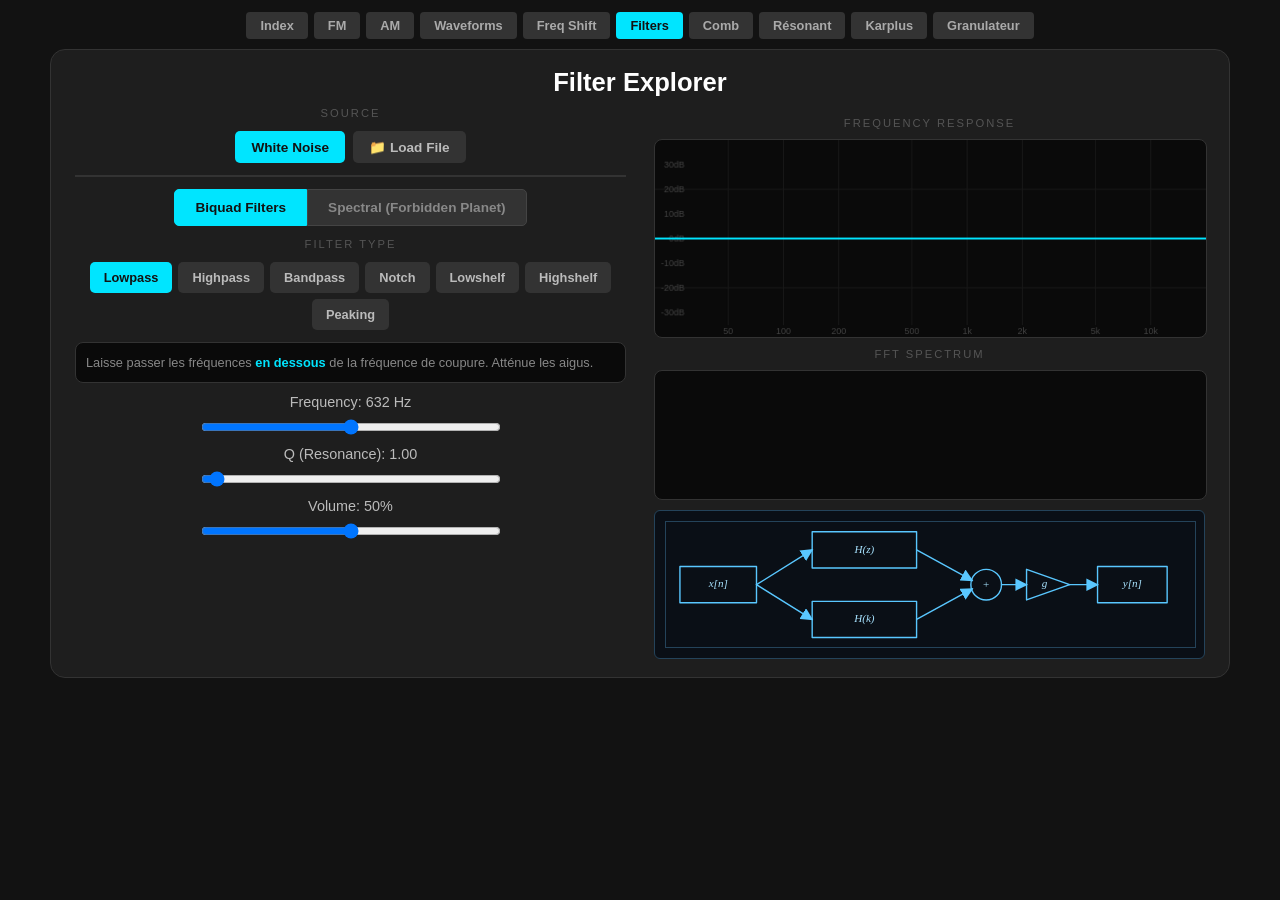
<file: filter-explorer/index.html>
<!DOCTYPE html>
<html lang="fr">
<head>
    <meta charset="UTF-8">
    <meta name="viewport" content="width=device-width, initial-scale=1.0">
    <title>Filter Explorer</title>
    <style>
        body { font-family: sans-serif; background: #121212; color: white; text-align: center; padding: 30px 10px; margin: 0; }
        .synth-card {
            background: #1e1e1e; display: inline-block; padding: 30px; border-radius: 15px;
            border: 1px solid #333; max-width: 620px; width: calc(100% - 20px); box-sizing: border-box;
        }
        h1 { margin-top: 0; }
        input[type="range"] { width: 80%; max-width: 300px; display: block; margin: 8px auto; }
        button { background: #00e5ff; border: none; padding: 10px 20px; border-radius: 5px; cursor: pointer; font-weight: bold; color: #121212; }
        label { color: #bbb; font-size: 0.9rem; }
        .filter-buttons { display: flex; gap: 6px; justify-content: center; flex-wrap: wrap; margin: 12px 0; }
        .filter-buttons button { background: #333; color: #bbb; padding: 8px 14px; font-size: 0.8rem; }
        .filter-buttons button.active { background: #00e5ff; color: #121212; }
        .source-buttons { display: flex; gap: 8px; justify-content: center; flex-wrap: wrap; margin: 12px 0; }
        .source-buttons button { padding: 8px 16px; font-size: 0.85rem; }
        .source-buttons button.active-src { background: #ff4081; color: white; }
        canvas { display: block; margin: 10px auto; border-radius: 8px; max-width: 100%; }
        #freqResponse { background: #0a0a0a; border: 1px solid #333; }
        #fftCanvas { background: #0a0a0a; border: 1px solid #333; }
        .section-label { color: #555; font-size: 0.7rem; text-transform: uppercase; letter-spacing: 2px; margin: 15px 0 5px; }
        .param-group { margin: 10px 0; }
        .info-box { background: #0a0a0a; border: 1px solid #333; border-radius: 8px; padding: 10px; margin: 10px 0; text-align: left; font-size: 0.8rem; color: #888; line-height: 1.5; }
        .info-box strong { color: #00e5ff; }
        nav { display: flex; gap: 6px; justify-content: center; flex-wrap: wrap; margin-bottom: 15px; }
        nav a { background: #333; color: #aaa; padding: 6px 14px; border-radius: 4px; text-decoration: none; font-size: 0.8rem; font-weight: bold; transition: 0.2s; }
        nav a:hover { background: #555; color: #fff; }
        nav a.active { background: #00e5ff; color: #121212; }
        #fileName { font-size: 0.75rem; color: #666; margin: 4px 0; }
        #spectralCanvas { background: #0a0a0a; border: 1px solid #333; cursor: crosshair; }
        .spectral-controls { display: flex; gap: 6px; justify-content: center; flex-wrap: wrap; margin: 8px 0; }
        .spectral-controls button { background: #333; color: #888; padding: 5px 12px; font-size: 0.75rem; border-radius: 3px; }
        .spectral-controls button:hover { background: #444; color: #ccc; }
        .mode-toggle { display: flex; gap: 0; justify-content: center; margin: 12px 0; }
        .mode-toggle button { background: #333; color: #888; padding: 10px 20px; font-size: 0.85rem; border-radius: 0; border: 1px solid #444; }
        .mode-toggle button:first-child { border-radius: 5px 0 0 5px; }
        .mode-toggle button:last-child { border-radius: 0 5px 5px 0; }
        .mode-toggle button.active { background: #00e5ff; color: #121212; border-color: #00e5ff; }
        .mode-section { display: none; }
        .mode-section.visible { display: block; }
        .dsp-academic { margin-top: 14px; background: #0a0f16; border: 1px solid #24435a; border-radius: 6px; padding: 10px; color: #8fd8ff; text-align: left; }
        .dsp-academic svg { width: 100%; height: auto; background: #0a0f16; border: 1px solid #24435a; display: block; stroke-linecap: round; stroke-linejoin: round; }
        .dsp-academic svg [stroke] { stroke: #59c7ff; }
        .dsp-academic svg marker path { fill: #59c7ff; stroke: none; }
        .dsp-academic svg text { fill: #a8e3ff; font-family: "Times New Roman", serif; font-size: 16px !important; }
        .dsp-academic svg text.math { font-style: italic; }
        /* Mise en page compacte : deux colonnes sur écran large */
        body { padding: 12px 10px; }
        nav { margin-bottom: 10px; }
        .synth-card { padding: 18px 24px; }
        .synth-card > h1 { margin: 0 0 10px; font-size: 1.6rem; }
        hr { border: 0.5px solid #333; margin: 12px 0; }
        .section-label { margin: 10px 0 4px; }
        .dsp-academic { margin-top: 10px; }
        .layout { display: grid; grid-template-columns: minmax(0, 1fr); column-gap: 28px; align-items: start; }
        .layout > .col > :first-child { margin-top: 0; }
        @media (min-width: 980px) {
            .synth-card { max-width: 1180px; width: calc(100% - 20px); }
            .layout { grid-template-columns: minmax(0, 1fr) minmax(0, 1fr); }
        }
    </style>
</head>
<body>

    <nav>
        <a href="../index.html">Index</a>
        <a href="../fm-synth/index.html">FM</a>
        <a href="../amp-mod/index.html">AM</a>
        <a href="../waveforms/index.html">Waveforms</a>
        <a href="../frequency-shift/index.html">Freq Shift</a>
        <a href="../filter-explorer/index.html" class="active">Filters</a>
        <a href="../comb-filter/index.html">Comb</a>
        <a href="../resonant-filter/index.html">Résonant</a>
        <a href="../karplus-strong/index.html">Karplus</a>
        <a href="../granulator/index.html">Granulateur</a>
    </nav>

    <div class="synth-card">
        <h1>Filter Explorer</h1>
        <div class="layout">
        <div class="col">

        <div class="section-label">Source</div>
        <div class="source-buttons">
            <button id="noiseBtn">White Noise</button>
            <label style="background: #333; color: #bbb; padding: 8px 16px; border-radius: 5px; cursor: pointer; font-weight: bold; font-size: 0.85rem; display: inline-block;">
                📁 Load File
                <input type="file" id="fileInput" accept="audio/*" style="display: none;">
            </label>
        </div>
        <div id="fileName"></div>
        <button id="stopBtn" style="display: none; background: #ff4081; margin: 5px auto;">STOP</button>

        <hr>

        <div class="mode-toggle">
            <button id="modeBiquad" class="active">Biquad Filters</button>
            <button id="modeSpectral">Spectral (Forbidden Planet)</button>
        </div>

        <div id="biquadSection" class="mode-section visible">
        <div class="section-label">Filter Type</div>
        <div class="filter-buttons" id="filterButtons">
            <button data-type="lowpass" class="active">Lowpass</button>
            <button data-type="highpass">Highpass</button>
            <button data-type="bandpass">Bandpass</button>
            <button data-type="notch">Notch</button>
            <button data-type="lowshelf">Lowshelf</button>
            <button data-type="highshelf">Highshelf</button>
            <button data-type="peaking">Peaking</button>
        </div>
        <div class="info-box" id="filterInfo"></div>

        <div class="param-group">
            <label>Frequency: <span id="freqVal">1000</span> Hz</label>
            <input type="range" id="freqSlider" min="20" max="20000" value="1000" step="1">
        </div>
        <div class="param-group" id="qGroup">
            <label>Q (Resonance): <span id="qVal">1.00</span></label>
            <input type="range" id="qSlider" min="0.1" max="30" value="1" step="0.1">
        </div>
        <div class="param-group" id="gainGroup" style="display: none;">
            <label>Gain: <span id="gainVal">0</span> dB</label>
            <input type="range" id="gainSlider" min="-40" max="40" value="0" step="0.5">
        </div>
        </div>

        <div id="spectralSection" class="mode-section">
            <div class="spectral-controls">
                <button id="specAll">All Pass</button>
                <button id="specNone">Mute All</button>
                <button id="specLP">Lowpass</button>
                <button id="specHP">Highpass</button>
                <button id="specBP">Bandpass</button>
                <button id="specInvert">Invert</button>
                <button id="specRandom">Random</button>
                <button id="specSmooth">Smooth</button>
            </div>
            <div class="info-box">
                Filtre FFT 512 points / 256 bins. <strong>Dessinez</strong> la courbe de réponse spectrale directement sur le canvas.
                Clic gauche = dessiner. Les presets permettent de démarrer avec une forme de base.
            </div>
        </div>

        <div class="param-group">
            <label>Volume: <span id="volVal">50</span>%</label>
            <input type="range" id="volume" min="0" max="100" value="50">
        </div>
        </div>
        <div class="col">
        <div id="biquadViz" class="mode-section visible">
        <div class="section-label">Frequency Response</div>
        <canvas id="freqResponse" width="560" height="200"></canvas>

        <div class="section-label">FFT Spectrum</div>
        <canvas id="fftCanvas" width="560" height="130"></canvas>
        </div>

        <div id="spectralViz" class="mode-section">
            <div class="section-label">Spectral Mask — 256 bins (click/drag to draw)</div>
            <canvas id="spectralCanvas" width="560" height="220"></canvas>

            <div class="section-label">FFT Output</div>
            <canvas id="fftCanvas2" width="560" height="130" style="background: #0a0a0a; border: 1px solid #333; display: block; margin: 10px auto; border-radius: 8px; max-width: 100%;"></canvas>
        </div>

        <div class="dsp-academic">
            <svg viewBox="0 20 760 180" xmlns="http://www.w3.org/2000/svg" aria-label="Filter explorer DSP graph">
                <defs><marker id="arrFE" markerWidth="9" markerHeight="9" refX="8" refY="4.5" orient="auto"><path d="M0,0 L9,4.5 L0,9 Z" fill="#222"/></marker></defs>
                <rect x="20" y="84" width="110" height="52" fill="none" stroke="#222" stroke-width="2"/>
                <text x="75" y="114" text-anchor="middle" class="math">x[n]</text>
                <rect x="210" y="34" width="150" height="52" fill="none" stroke="#222" stroke-width="2"/>
                <text x="285" y="64" text-anchor="middle" class="math">H(z)</text>
                <rect x="210" y="134" width="150" height="52" fill="none" stroke="#222" stroke-width="2"/>
                <text x="285" y="164" text-anchor="middle" class="math">H(k)</text>
                <circle cx="460" cy="110" r="22" fill="none" stroke="#222" stroke-width="2"/>
                <text x="460" y="115" font-size="16" text-anchor="middle">+</text>
                <polygon points="518,88 518,132 580,110" fill="none" stroke="#222" stroke-width="2"/>
                <text x="544" y="114" text-anchor="middle" class="math">g</text>
                <rect x="620" y="84" width="100" height="52" fill="none" stroke="#222" stroke-width="2"/>
                <text x="670" y="114" text-anchor="middle" class="math">y[n]</text>
                <line x1="130" y1="110" x2="210" y2="60" stroke="#222" stroke-width="2" marker-end="url(#arrFE)"/>
                <line x1="130" y1="110" x2="210" y2="160" stroke="#222" stroke-width="2" marker-end="url(#arrFE)"/>
                <line x1="360" y1="60" x2="440" y2="104" stroke="#222" stroke-width="2" marker-end="url(#arrFE)"/>
                <line x1="360" y1="160" x2="440" y2="116" stroke="#222" stroke-width="2" marker-end="url(#arrFE)"/>
                <line x1="482" y1="110" x2="518" y2="110" stroke="#222" stroke-width="2" marker-end="url(#arrFE)"/>
                <line x1="580" y1="110" x2="620" y2="110" stroke="#222" stroke-width="2" marker-end="url(#arrFE)"/>
            </svg>
        </div>

        </div>
        </div>
    </div>

<script>
const FILTER_INFO = {
    lowpass:   { desc: 'Laisse passer les fréquences <strong>en dessous</strong> de la fréquence de coupure. Atténue les aigus.', usesQ: true, usesGain: false },
    highpass:  { desc: 'Laisse passer les fréquences <strong>au-dessus</strong> de la fréquence de coupure. Atténue les graves.', usesQ: true, usesGain: false },
    bandpass:  { desc: 'Laisse passer une <strong>bande</strong> de fréquences autour de la fréquence centrale. Q contrôle la largeur.', usesQ: true, usesGain: false },
    notch:     { desc: '<strong>Rejette</strong> une bande étroite de fréquences (inverse du bandpass). Q contrôle la largeur du creux.', usesQ: true, usesGain: false },
    lowshelf:  { desc: 'Amplifie ou atténue les fréquences <strong>en dessous</strong> de la fréquence seuil, du montant spécifié en dB.', usesQ: false, usesGain: true },
    highshelf: { desc: 'Amplifie ou atténue les fréquences <strong>au-dessus</strong> de la fréquence seuil, du montant spécifié en dB.', usesQ: false, usesGain: true },
    peaking:   { desc: 'Amplifie ou atténue une <strong>bande</strong> de fréquences. Q contrôle la largeur, Gain le montant en dB.', usesQ: true, usesGain: true },
};

let audioCtx, filter, outputGain, analyser, noiseNode, fileSource, audioBuffer;
let isPlaying = false;
let fftAnimId = null;
let currentSource = null; // 'noise' or 'file'

const freqCanvas = document.getElementById('freqResponse');
const frCtx = freqCanvas.getContext('2d');
const fftCanvas = document.getElementById('fftCanvas');
const fCtx = fftCanvas.getContext('2d');

const filterInfoBox = document.getElementById('filterInfo');
const qGroup = document.getElementById('qGroup');
const gainGroup = document.getElementById('gainGroup');

let currentFilterType = 'lowpass';

// --- Logarithmic frequency slider ---
const freqSlider = document.getElementById('freqSlider');
freqSlider.min = 0;
freqSlider.max = 1000;
freqSlider.value = 500;
freqSlider.step = 1;

function sliderToFreq(v) {
    return 20 * Math.pow(1000, v / 1000);
}
function freqToSlider(f) {
    return 1000 * Math.log(f / 20) / Math.log(1000);
}

function initAudio() {
    if (audioCtx) return;
    audioCtx = new (window.AudioContext || window.webkitAudioContext)();

    filter = audioCtx.createBiquadFilter();
    filter.type = currentFilterType;
    filter.frequency.value = sliderToFreq(freqSlider.value);
    filter.Q.value = document.getElementById('qSlider').value;
    filter.gain.value = document.getElementById('gainSlider').value;

    outputGain = audioCtx.createGain();
    outputGain.gain.value = document.getElementById('volume').value / 100;

    analyser = audioCtx.createAnalyser();
    analyser.fftSize = 4096;

    filter.connect(outputGain);
    outputGain.connect(analyser);
    analyser.connect(audioCtx.destination);
}

// --- White noise ---
function createNoiseNode() {
    const bufferSize = audioCtx.sampleRate * 2;
    const buffer = audioCtx.createBuffer(1, bufferSize, audioCtx.sampleRate);
    const data = buffer.getChannelData(0);
    for (let i = 0; i < bufferSize; i++) data[i] = Math.random() * 2 - 1;
    const node = audioCtx.createBufferSource();
    node.buffer = buffer;
    node.loop = true;
    return node;
}

function stopAll() {
    if (noiseNode) { try { noiseNode.stop(); } catch(_) {} noiseNode.disconnect(); noiseNode = null; }
    if (fileSource) { try { fileSource.stop(); } catch(_) {} fileSource.disconnect(); fileSource = null; }
    isPlaying = false;
    currentSource = null;
    document.getElementById('noiseBtn').classList.remove('active-src');
    document.getElementById('stopBtn').style.display = 'none';
}

document.getElementById('noiseBtn').onclick = () => {
    initAudio();
    stopAll();
    noiseNode = createNoiseNode();
    noiseNode.connect(filter);
    noiseNode.start();
    isPlaying = true;
    currentSource = 'noise';
    document.getElementById('noiseBtn').classList.add('active-src');
    document.getElementById('stopBtn').style.display = 'block';
    startFFT();
};

document.getElementById('fileInput').addEventListener('change', async (e) => {
    const file = e.target.files[0];
    if (!file) return;
    initAudio();
    stopAll();
    const arrayBuffer = await file.arrayBuffer();
    audioBuffer = await audioCtx.decodeAudioData(arrayBuffer);
    document.getElementById('fileName').textContent = file.name;
    playFile();
});

function playFile() {
    if (!audioBuffer) return;
    stopAll();
    fileSource = audioCtx.createBufferSource();
    fileSource.buffer = audioBuffer;
    fileSource.loop = true;
    fileSource.connect(filter);
    fileSource.start();
    isPlaying = true;
    currentSource = 'file';
    document.getElementById('stopBtn').style.display = 'block';
    startFFT();
    fileSource.onended = () => { if (currentSource === 'file') stopAll(); };
}

document.getElementById('stopBtn').onclick = stopAll;

// --- Filter controls ---
document.querySelectorAll('#filterButtons button').forEach(btn => {
    btn.onclick = () => {
        currentFilterType = btn.dataset.type;
        document.querySelectorAll('#filterButtons button').forEach(b => b.classList.remove('active'));
        btn.classList.add('active');
        if (filter) filter.type = currentFilterType;
        updateFilterUI();
        drawFreqResponse();
    };
});

function updateFilterUI() {
    const info = FILTER_INFO[currentFilterType];
    filterInfoBox.innerHTML = info.desc;
    qGroup.style.display = info.usesQ ? 'block' : 'none';
    gainGroup.style.display = info.usesGain ? 'block' : 'none';
}

freqSlider.oninput = (e) => {
    const freq = sliderToFreq(+e.target.value);
    document.getElementById('freqVal').textContent = Math.round(freq);
    if (filter) filter.frequency.setTargetAtTime(freq, audioCtx.currentTime, 0.02);
    drawFreqResponse();
};
// init display
document.getElementById('freqVal').textContent = Math.round(sliderToFreq(freqSlider.value));

document.getElementById('qSlider').oninput = (e) => {
    document.getElementById('qVal').textContent = (+e.target.value).toFixed(1);
    if (filter) filter.Q.setTargetAtTime(+e.target.value, audioCtx.currentTime, 0.02);
    drawFreqResponse();
};

document.getElementById('gainSlider').oninput = (e) => {
    document.getElementById('gainVal').textContent = e.target.value;
    if (filter) filter.gain.setTargetAtTime(+e.target.value, audioCtx.currentTime, 0.02);
    drawFreqResponse();
};

document.getElementById('volume').oninput = (e) => {
    document.getElementById('volVal').textContent = e.target.value;
    if (outputGain) outputGain.gain.setTargetAtTime(e.target.value / 100, audioCtx.currentTime, 0.02);
};

// --- Frequency response curve ---
function drawFreqResponse() {
    const w = freqCanvas.width, h = freqCanvas.height;
    frCtx.clearRect(0, 0, w, h);

    // Grid
    frCtx.strokeStyle = '#1a1a1a'; frCtx.lineWidth = 1;
    for (let y = h / 4; y < h; y += h / 4) {
        frCtx.beginPath(); frCtx.moveTo(0, y); frCtx.lineTo(w, y); frCtx.stroke();
    }
    // 0dB line
    const zeroY = h / 2;
    frCtx.strokeStyle = '#333'; frCtx.beginPath(); frCtx.moveTo(0, zeroY); frCtx.lineTo(w, zeroY); frCtx.stroke();

    // dB labels
    frCtx.fillStyle = '#444'; frCtx.font = '9px sans-serif'; frCtx.textAlign = 'right';
    const dbRange = 40;
    for (let db = -30; db <= 30; db += 10) {
        const y = zeroY - (db / dbRange) * (h / 2);
        if (y > 5 && y < h - 5) frCtx.fillText(db + 'dB', 30, y + 3);
    }

    // Freq labels
    frCtx.textAlign = 'center';
    [50, 100, 200, 500, 1000, 2000, 5000, 10000, 20000].forEach(f => {
        const x = (Math.log(f / 20) / Math.log(1000)) * w;
        if (x > 35 && x < w - 10) {
            frCtx.fillText(f >= 1000 ? (f / 1000) + 'k' : f, x, h - 3);
            frCtx.strokeStyle = '#1a1a1a'; frCtx.beginPath(); frCtx.moveTo(x, 0); frCtx.lineTo(x, h - 12); frCtx.stroke();
        }
    });

    if (!filter) {
        // Draw flat line if no audio context yet
        frCtx.strokeStyle = '#00e5ff'; frCtx.lineWidth = 2;
        frCtx.beginPath(); frCtx.moveTo(0, zeroY); frCtx.lineTo(w, zeroY); frCtx.stroke();
        return;
    }

    // Compute response
    const nPoints = w;
    const freqArray = new Float32Array(nPoints);
    const magResponse = new Float32Array(nPoints);
    const phaseResponse = new Float32Array(nPoints);

    for (let i = 0; i < nPoints; i++) {
        freqArray[i] = 20 * Math.pow(1000, i / nPoints);
    }
    filter.getFrequencyResponse(freqArray, magResponse, phaseResponse);

    // Magnitude curve
    frCtx.strokeStyle = '#00e5ff'; frCtx.lineWidth = 2.5;
    frCtx.shadowColor = '#00e5ff'; frCtx.shadowBlur = 4;
    frCtx.beginPath();
    for (let i = 0; i < nPoints; i++) {
        const db = 20 * Math.log10(magResponse[i]);
        const clampedDb = Math.max(-dbRange, Math.min(dbRange, db));
        const y = zeroY - (clampedDb / dbRange) * (h / 2);
        i === 0 ? frCtx.moveTo(i, y) : frCtx.lineTo(i, y);
    }
    frCtx.stroke();
    frCtx.shadowBlur = 0;

    // Phase curve (subtle)
    frCtx.strokeStyle = 'rgba(255,64,129,0.3)'; frCtx.lineWidth = 1;
    frCtx.beginPath();
    for (let i = 0; i < nPoints; i++) {
        const y = zeroY - (phaseResponse[i] / Math.PI) * (h / 2);
        i === 0 ? frCtx.moveTo(i, y) : frCtx.lineTo(i, y);
    }
    frCtx.stroke();

    // Cutoff marker
    const cutoffX = freqToSlider(filter.frequency.value) / 1000 * w;
    frCtx.strokeStyle = 'rgba(255,255,255,0.15)'; frCtx.lineWidth = 1; frCtx.setLineDash([4, 4]);
    frCtx.beginPath(); frCtx.moveTo(cutoffX, 0); frCtx.lineTo(cutoffX, h); frCtx.stroke();
    frCtx.setLineDash([]);
}

// --- FFT ---
function startFFT() {
    if (fftAnimId) return;
    const bufLen = analyser.frequencyBinCount;
    const data = new Uint8Array(bufLen);
    function drawFFT() {
        fftAnimId = requestAnimationFrame(drawFFT);
        if (!isPlaying) { cancelAnimationFrame(fftAnimId); fftAnimId = null; fCtx.clearRect(0, 0, fftCanvas.width, fftCanvas.height); return; }
        analyser.getByteFrequencyData(data);
        const w = fftCanvas.width, h = fftCanvas.height;
        fCtx.clearRect(0, 0, w, h);
        // Log-scale FFT to match freq response
        const nyquist = audioCtx.sampleRate / 2;
        const nBars = w;
        for (let i = 0; i < nBars; i++) {
            const freq = 20 * Math.pow(1000, i / nBars);
            const bin = Math.round(freq / nyquist * bufLen);
            if (bin >= bufLen) break;
            const v = data[bin] / 255;
            const barH = v * h;
            const hue = 180 + (i / nBars) * 140;
            fCtx.fillStyle = 'hsla(' + (hue % 360) + ',80%,55%,0.85)';
            fCtx.fillRect(i, h - barH, 1.5, barH);
        }
        // Freq labels
        fCtx.fillStyle = '#444'; fCtx.font = '9px sans-serif'; fCtx.textAlign = 'center';
        [100, 500, 1000, 2000, 5000, 10000].forEach(f => {
            const xPos = (Math.log(f / 20) / Math.log(1000)) * w;
            if (xPos > 10 && xPos < w - 10) fCtx.fillText(f >= 1000 ? (f / 1000) + 'k' : f, xPos, 10);
        });
    }
    drawFFT();
}

// --- Init ---
updateFilterUI();
drawFreqResponse();

// ==============================================
// MODE SWITCHING
// ==============================================
let currentMode = 'biquad'; // 'biquad' or 'spectral'
let spectralNode = null;
let spectralAnalyser = null;
let fftAnimId2 = null;

const spectralCanvas = document.getElementById('spectralCanvas');
const sCtx = spectralCanvas.getContext('2d');
const fftCanvas2 = document.getElementById('fftCanvas2');
const fCtx2 = fftCanvas2.getContext('2d');

const NUM_BINS = 256;
const spectralMask = new Float32Array(NUM_BINS);
spectralMask.fill(1);

document.getElementById('modeBiquad').onclick = () => switchMode('biquad');
document.getElementById('modeSpectral').onclick = () => switchMode('spectral');

function switchMode(mode) {
    currentMode = mode;
    document.getElementById('modeBiquad').classList.toggle('active', mode === 'biquad');
    document.getElementById('modeSpectral').classList.toggle('active', mode === 'spectral');
    document.getElementById('biquadSection').classList.toggle('visible', mode === 'biquad');
    document.getElementById('spectralSection').classList.toggle('visible', mode === 'spectral');
    document.getElementById('biquadViz').classList.toggle('visible', mode === 'biquad');
    document.getElementById('spectralViz').classList.toggle('visible', mode === 'spectral');

    // Rewire audio if playing
    if (isPlaying) {
        reconnectSource();
    }
    if (mode === 'spectral') {
        drawSpectralMask();
    }
}

async function ensureSpectralNode() {
    if (spectralNode) return;
    if (!audioCtx) return;
    await audioCtx.audioWorklet.addModule('spectral-processor.js');
    spectralNode = new AudioWorkletNode(audioCtx, 'spectral-filter');
    spectralAnalyser = audioCtx.createAnalyser();
    spectralAnalyser.fftSize = 4096;
    spectralNode.connect(outputGain);
    // Send current mask
    spectralNode.port.postMessage({ mask: spectralMask });
}

function reconnectSource() {
    // Disconnect current sources from filter chain
    if (noiseNode) { try { noiseNode.disconnect(); } catch(_) {} }
    if (fileSource) { try { fileSource.disconnect(); } catch(_) {} }

    if (currentMode === 'biquad') {
        // route through biquad filter
        if (analyser) { try { outputGain.disconnect(); } catch(_) {} outputGain.connect(analyser); analyser.connect(audioCtx.destination); }
        filter.connect(outputGain);
        if (noiseNode) noiseNode.connect(filter);
        if (fileSource) fileSource.connect(filter);
    } else {
        // route through spectral worklet
        ensureSpectralNode().then(() => {
            try { outputGain.disconnect(); } catch(_) {}
            outputGain.connect(spectralAnalyser);
            spectralAnalyser.connect(audioCtx.destination);
            spectralNode.connect(outputGain);
            if (noiseNode) noiseNode.connect(spectralNode);
            if (fileSource) fileSource.connect(spectralNode);
            startFFT2();
        });
    }
}

// Override source functions to route correctly
const origNoiseClick = document.getElementById('noiseBtn').onclick;
document.getElementById('noiseBtn').onclick = async () => {
    initAudio();
    if (currentMode === 'spectral') await ensureSpectralNode();
    stopAll();
    noiseNode = createNoiseNode();
    if (currentMode === 'biquad') {
        noiseNode.connect(filter);
    } else {
        noiseNode.connect(spectralNode);
        try { outputGain.disconnect(); } catch(_) {}
        outputGain.connect(spectralAnalyser);
        spectralAnalyser.connect(audioCtx.destination);
    }
    noiseNode.start();
    isPlaying = true;
    currentSource = 'noise';
    document.getElementById('noiseBtn').classList.add('active-src');
    document.getElementById('stopBtn').style.display = 'block';
    if (currentMode === 'biquad') startFFT(); else startFFT2();
};

document.getElementById('fileInput').onchange = null;
document.getElementById('fileInput').addEventListener('change', async (e) => {
    const file = e.target.files[0];
    if (!file) return;
    initAudio();
    if (currentMode === 'spectral') await ensureSpectralNode();
    stopAll();
    const arrayBuffer = await file.arrayBuffer();
    audioBuffer = await audioCtx.decodeAudioData(arrayBuffer);
    document.getElementById('fileName').textContent = file.name;
    // play file
    fileSource = audioCtx.createBufferSource();
    fileSource.buffer = audioBuffer;
    fileSource.loop = true;
    if (currentMode === 'biquad') {
        fileSource.connect(filter);
    } else {
        fileSource.connect(spectralNode);
        try { outputGain.disconnect(); } catch(_) {}
        outputGain.connect(spectralAnalyser);
        spectralAnalyser.connect(audioCtx.destination);
    }
    fileSource.start();
    isPlaying = true;
    currentSource = 'file';
    document.getElementById('stopBtn').style.display = 'block';
    if (currentMode === 'biquad') startFFT(); else startFFT2();
});

// --- Spectral mask drawing ---
function drawSpectralMask() {
    const w = spectralCanvas.width, h = spectralCanvas.height;
    sCtx.clearRect(0, 0, w, h);

    // Grid
    sCtx.strokeStyle = '#1a1a1a'; sCtx.lineWidth = 1;
    for (let y = h * 0.25; y < h; y += h * 0.25) {
        sCtx.beginPath(); sCtx.moveTo(0, y); sCtx.lineTo(w, y); sCtx.stroke();
    }
    // Zero line at bottom
    sCtx.strokeStyle = '#333'; sCtx.beginPath();
    sCtx.moveTo(0, h); sCtx.lineTo(w, h); sCtx.stroke();

    // Bin bars
    const binW = w / NUM_BINS;
    for (let i = 0; i < NUM_BINS; i++) {
        const val = spectralMask[i];
        const barH = val * h;
        const hue = 180 + (i / NUM_BINS) * 140;
        sCtx.fillStyle = 'hsla(' + (hue % 360) + ',70%,50%,0.8)';
        sCtx.fillRect(i * binW, h - barH, Math.max(binW - 0.3, 0.5), barH);
    }

    // Curve outline
    sCtx.strokeStyle = '#00e5ff'; sCtx.lineWidth = 1.5;
    sCtx.beginPath();
    for (let i = 0; i < NUM_BINS; i++) {
        const x = i * binW + binW / 2;
        const y = h - spectralMask[i] * h;
        i === 0 ? sCtx.moveTo(x, y) : sCtx.lineTo(x, y);
    }
    sCtx.stroke();

    // Labels
    sCtx.fillStyle = '#444'; sCtx.font = '9px sans-serif'; sCtx.textAlign = 'center';
    sCtx.fillText('0', 12, h - 3);
    sCtx.fillText('1', 12, 10);
    // Frequency labels (approximate, assuming 48kHz SR)
    const sr = audioCtx ? audioCtx.sampleRate : 48000;
    const binFreq = sr / 512;
    [500, 1000, 2000, 5000, 10000, 20000].forEach(f => {
        const bin = Math.round(f / binFreq);
        if (bin < NUM_BINS) {
            const x = bin * binW;
            sCtx.fillText(f >= 1000 ? (f / 1000) + 'k' : f, x, h - 3);
        }
    });
}

let specDragging = false;

function specEditFromEvent(e) {
    const rect = spectralCanvas.getBoundingClientRect();
    const sx = spectralCanvas.width / rect.width;
    const sy = spectralCanvas.height / rect.height;
    const x = (e.clientX - rect.left) * sx;
    const y = (e.clientY - rect.top) * sy;
    const bin = Math.floor(x / (spectralCanvas.width / NUM_BINS));
    if (bin < 0 || bin >= NUM_BINS) return;
    const val = Math.max(0, Math.min(1, 1 - y / spectralCanvas.height));
    spectralMask[bin] = val;
    // Also set neighboring bins for smoother drawing
    if (bin > 0) spectralMask[bin - 1] = (spectralMask[bin - 1] + val) / 2;
    if (bin < NUM_BINS - 1) spectralMask[bin + 1] = (spectralMask[bin + 1] + val) / 2;
    sendMask();
    drawSpectralMask();
}

function specEditTouch(e) {
    e.preventDefault();
    const touch = e.touches[0];
    specEditFromEvent(touch);
}

spectralCanvas.addEventListener('mousedown', e => { specDragging = true; specEditFromEvent(e); });
spectralCanvas.addEventListener('mousemove', e => { if (specDragging) specEditFromEvent(e); });
document.addEventListener('mouseup', () => { specDragging = false; });
spectralCanvas.addEventListener('touchstart', e => { specDragging = true; specEditTouch(e); }, { passive: false });
spectralCanvas.addEventListener('touchmove', e => { if (specDragging) specEditTouch(e); }, { passive: false });
document.addEventListener('touchend', () => { specDragging = false; });

function sendMask() {
    if (spectralNode) spectralNode.port.postMessage({ mask: spectralMask });
}

// --- Spectral presets ---
document.getElementById('specAll').onclick = () => { spectralMask.fill(1); sendMask(); drawSpectralMask(); };
document.getElementById('specNone').onclick = () => { spectralMask.fill(0); sendMask(); drawSpectralMask(); };
document.getElementById('specLP').onclick = () => {
    for (let i = 0; i < NUM_BINS; i++) spectralMask[i] = i < NUM_BINS * 0.15 ? 1 : Math.max(0, 1 - (i - NUM_BINS * 0.15) / (NUM_BINS * 0.1));
    sendMask(); drawSpectralMask();
};
document.getElementById('specHP').onclick = () => {
    for (let i = 0; i < NUM_BINS; i++) spectralMask[i] = i > NUM_BINS * 0.85 ? 1 : Math.max(0, (i - NUM_BINS * 0.75) / (NUM_BINS * 0.1));
    sendMask(); drawSpectralMask();
};
document.getElementById('specBP').onclick = () => {
    const center = NUM_BINS * 0.35, width = NUM_BINS * 0.15;
    for (let i = 0; i < NUM_BINS; i++) {
        const d = Math.abs(i - center) / width;
        spectralMask[i] = Math.max(0, 1 - d);
    }
    sendMask(); drawSpectralMask();
};
document.getElementById('specInvert').onclick = () => {
    for (let i = 0; i < NUM_BINS; i++) spectralMask[i] = 1 - spectralMask[i];
    sendMask(); drawSpectralMask();
};
document.getElementById('specRandom').onclick = () => {
    for (let i = 0; i < NUM_BINS; i++) spectralMask[i] = Math.random();
    sendMask(); drawSpectralMask();
};
document.getElementById('specSmooth').onclick = () => {
    const tmp = spectralMask.slice();
    for (let i = 1; i < NUM_BINS - 1; i++) {
        spectralMask[i] = tmp[i - 1] * 0.25 + tmp[i] * 0.5 + tmp[i + 1] * 0.25;
    }
    sendMask(); drawSpectralMask();
};

// --- FFT for spectral mode ---
function startFFT2() {
    if (fftAnimId2) return;
    if (!spectralAnalyser) return;
    const bufLen = spectralAnalyser.frequencyBinCount;
    const data = new Uint8Array(bufLen);
    function draw() {
        fftAnimId2 = requestAnimationFrame(draw);
        if (!isPlaying) { cancelAnimationFrame(fftAnimId2); fftAnimId2 = null; fCtx2.clearRect(0, 0, fftCanvas2.width, fftCanvas2.height); return; }
        spectralAnalyser.getByteFrequencyData(data);
        const w = fftCanvas2.width, h = fftCanvas2.height;
        fCtx2.clearRect(0, 0, w, h);
        const nyquist = audioCtx.sampleRate / 2;
        const nBars = w;
        for (let i = 0; i < nBars; i++) {
            const freq = 20 * Math.pow(1000, i / nBars);
            const bin = Math.round(freq / nyquist * bufLen);
            if (bin >= bufLen) break;
            const v = data[bin] / 255;
            const barH = v * h;
            const hue = 180 + (i / nBars) * 140;
            fCtx2.fillStyle = 'hsla(' + (hue % 360) + ',80%,55%,0.85)';
            fCtx2.fillRect(i, h - barH, 1.5, barH);
        }
        fCtx2.fillStyle = '#444'; fCtx2.font = '9px sans-serif'; fCtx2.textAlign = 'center';
        [100, 500, 1000, 2000, 5000, 10000].forEach(f => {
            const xPos = (Math.log(f / 20) / Math.log(1000)) * w;
            if (xPos > 10 && xPos < w - 10) fCtx2.fillText(f >= 1000 ? (f / 1000) + 'k' : f, xPos, 10);
        });
    }
    draw();
}

// Init spectral view
drawSpectralMask();
</script>
</body>
</html>
</file>
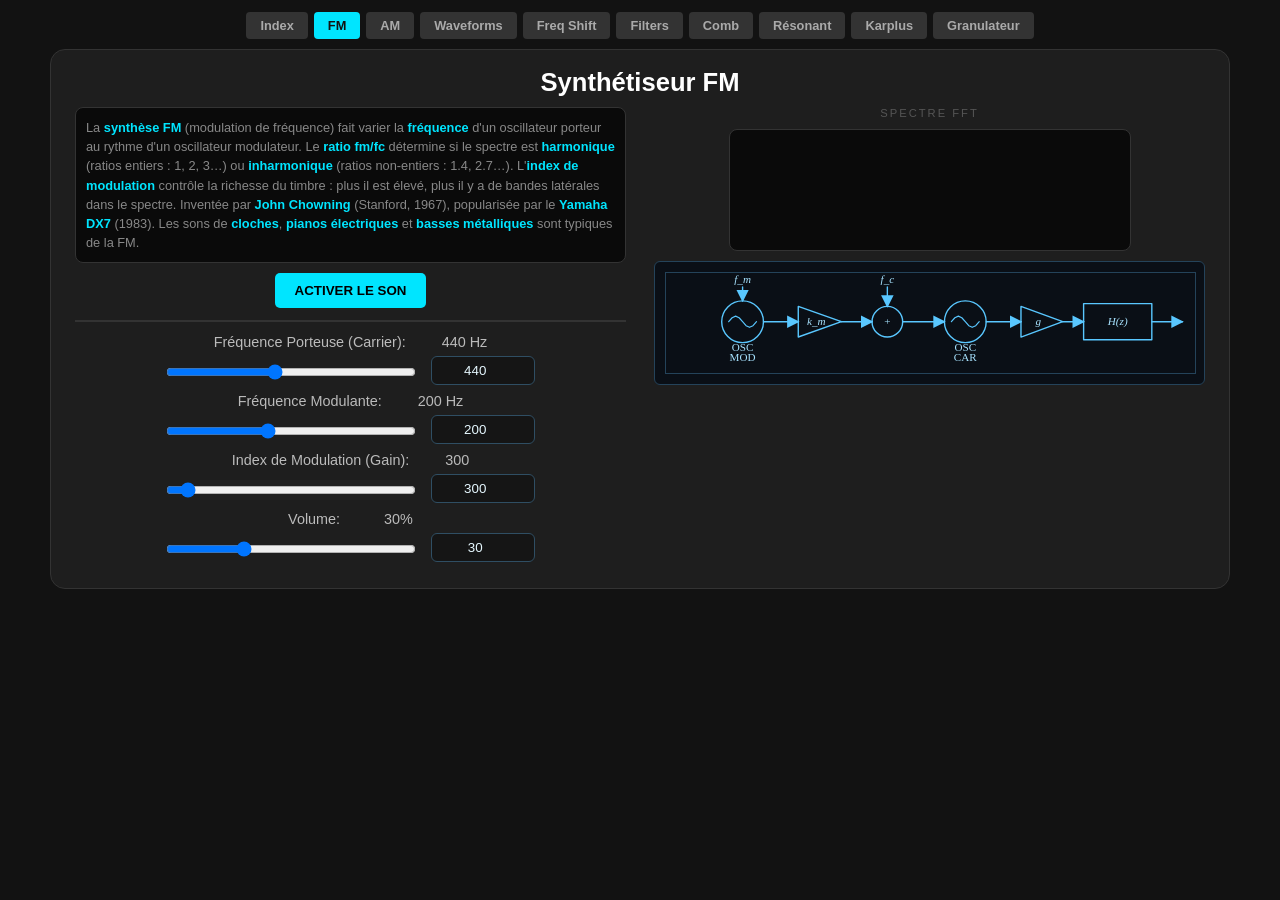
<file: fm-synth/index.html>
<!DOCTYPE html>
<html lang="fr">
<head>
    <meta charset="UTF-8">
    <title>Démo Synthèse FM</title>
    <style>
        body { font-family: sans-serif; background: #121212; color: white; text-align: center; padding: 30px 10px; margin: 0; }
        .synth-card { background: #1e1e1e; display: inline-block; padding: 30px; border-radius: 15px; border: 1px solid #333; max-width: 500px; width: calc(100% - 20px); box-sizing: border-box; }
        input[type="range"] { width: 250px; display: inline-block; vertical-align: middle; margin: 6px 0; }
        .value-input { width: 90px; margin: 6px 0 8px 10px; display: inline-block; vertical-align: middle; text-align: center; background: #151515; color: #e6f8ff; border: 1px solid #2f4e63; border-radius: 6px; padding: 6px; }
        button { background: #00e5ff; border: none; padding: 10px 20px; border-radius: 5px; cursor: pointer; font-weight: bold; }
        label { color: #bbb; font-size: 0.9rem; }
        .param-label { display: block; }
        .param-name { color: #bbb; }
        .param-value { display: inline-block; width: 7ch; text-align: right; font-variant-numeric: tabular-nums; }
        canvas { display: block; margin: 10px auto; border-radius: 8px; max-width: 100%; }
        #fftCanvas { background: #0a0a0a; border: 1px solid #333; }
        .section-label { color: #555; font-size: 0.7rem; text-transform: uppercase; letter-spacing: 2px; margin: 15px 0 5px; }
        nav { display: flex; gap: 6px; justify-content: center; flex-wrap: wrap; margin-bottom: 15px; }
        nav a { background: #333; color: #aaa; padding: 6px 14px; border-radius: 4px; text-decoration: none; font-size: 0.8rem; font-weight: bold; transition: 0.2s; }
        nav a:hover { background: #555; color: #fff; }
        nav a.active { background: #00e5ff; color: #121212; }
        .info-box { background: #0a0a0a; border: 1px solid #333; border-radius: 8px; padding: 10px; margin: 10px 0; text-align: left; font-size: 0.8rem; color: #888; line-height: 1.5; }
        .info-box strong { color: #00e5ff; }
        .dsp-academic { margin-top: 14px; background: #0a0f16; border: 1px solid #24435a; border-radius: 6px; padding: 10px; color: #8fd8ff; text-align: left; }
        .dsp-academic svg { width: 100%; height: auto; background: #0a0f16; border: 1px solid #24435a; display: block; stroke-linecap: round; stroke-linejoin: round; }
        .dsp-academic svg [stroke] { stroke: #59c7ff; }
        .dsp-academic svg marker path { fill: #59c7ff; stroke: none; }
        .dsp-academic svg text { fill: #a8e3ff; font-family: "Times New Roman", serif; font-size: 16px !important; }
        .dsp-academic svg text.math { font-style: italic; }
        /* Mise en page compacte : deux colonnes sur écran large */
        body { padding: 12px 10px; }
        nav { margin-bottom: 10px; }
        .synth-card { padding: 18px 24px; }
        .synth-card > h1 { margin: 0 0 10px; font-size: 1.6rem; }
        hr { border: 0.5px solid #333; margin: 12px 0; }
        .section-label { margin: 10px 0 4px; }
        .dsp-academic { margin-top: 10px; }
        .layout { display: grid; grid-template-columns: minmax(0, 1fr); column-gap: 28px; align-items: start; }
        .layout > .col > :first-child { margin-top: 0; }
        @media (min-width: 980px) {
            .synth-card { max-width: 1180px; width: calc(100% - 20px); }
            .layout { grid-template-columns: minmax(0, 1fr) minmax(0, 1fr); }
        }
    </style>
</head>
<body>

    <nav>
        <a href="../index.html">Index</a>
        <a href="../fm-synth/index.html" class="active">FM</a>
        <a href="../amp-mod/index.html">AM</a>
        <a href="../waveforms/index.html">Waveforms</a>
        <a href="../frequency-shift/index.html">Freq Shift</a>
        <a href="../filter-explorer/index.html">Filters</a>
        <a href="../comb-filter/index.html">Comb</a>
        <a href="../resonant-filter/index.html">Résonant</a>
        <a href="../karplus-strong/index.html">Karplus</a>
        <a href="../granulator/index.html">Granulateur</a>
    </nav>

    <div class="synth-card">
        <h1>Synthétiseur FM</h1>
        <div class="layout">
        <div class="col">

        <div class="info-box">
            La <strong>synthèse FM</strong> (modulation de fréquence) fait varier la <strong>fréquence</strong> d'un oscillateur porteur au rythme d'un oscillateur modulateur.
            Le <strong>ratio fm/fc</strong> détermine si le spectre est <strong>harmonique</strong> (ratios entiers : 1, 2, 3…) ou <strong>inharmonique</strong> (ratios non-entiers : 1.4, 2.7…).
            L'<strong>index de modulation</strong> contrôle la richesse du timbre : plus il est élevé, plus il y a de bandes latérales dans le spectre.
            Inventée par <strong>John Chowning</strong> (Stanford, 1967), popularisée par le <strong>Yamaha DX7</strong> (1983).
            Les sons de <strong>cloches</strong>, <strong>pianos électriques</strong> et <strong>basses métalliques</strong> sont typiques de la FM.
        </div>

        <button id="power">ACTIVER LE SON</button>
        <hr>

        <label class="param-label"><span class="param-name">Fréquence Porteuse (Carrier): </span><span id="carVal" class="param-value">440</span> Hz</label>
        <input type="range" id="carrierFreq" min="20" max="1000" step="0.5" value="440">
        <input type="number" id="carrierFreqNum" class="value-input" min="20" max="1000" step="0.5" value="440" aria-label="Fréquence porteuse en Hz">

        <label class="param-label"><span class="param-name">Fréquence Modulante: </span><span id="modVal" class="param-value">200</span> Hz</label>
        <input type="range" id="modFreq" min="0" max="500" step="0.5" value="200">
        <input type="number" id="modFreqNum" class="value-input" min="0" max="500" step="0.5" value="200" aria-label="Fréquence modulante en Hz">

        <label class="param-label"><span class="param-name">Index de Modulation (Gain): </span><span id="depthVal" class="param-value">300</span></label>
        <input type="range" id="modDepth" min="0" max="5000" step="0.5" value="300">
        <input type="number" id="modDepthNum" class="value-input" min="0" max="5000" step="0.5" value="300" aria-label="Index de modulation">

        <label class="param-label"><span class="param-name">Volume: </span><span id="volVal" class="param-value">30</span>%</label>
        <input type="range" id="volume" min="0" max="100" value="30">
        <input type="number" id="volumeNum" class="value-input" min="0" max="100" step="1" value="30" aria-label="Volume en pourcentage">

        </div>
        <div class="col">
        <div class="section-label">Spectre FFT</div>
        <canvas id="fftCanvas" width="400" height="120"></canvas>

        <div class="dsp-academic">
            <svg viewBox="0 0 760 144" xmlns="http://www.w3.org/2000/svg" aria-label="FM DSP graph">
                <defs><marker id="arrFM" markerWidth="9" markerHeight="9" refX="8" refY="4.5" orient="auto"><path d="M0,0 L9,4.5 L0,9 Z" fill="#222"/></marker></defs>
                <circle cx="110" cy="70" r="30" fill="none" stroke="#222" stroke-width="2"/>
                <path d="M90 70 L95 64.3 L100 62 L105 64.3 L110 70 L115 75.7 L120 78 L125 75.7 L130 70" fill="none" stroke="#222" stroke-width="1.7"/>
                <text x="110" y="112" font-size="11" text-anchor="middle">OSC</text>
                <text x="110" y="126" font-size="11" text-anchor="middle">MOD</text>
                <polygon points="190,48 190,92 252,70" fill="none" stroke="#222" stroke-width="2"/>
                <text x="216" y="74" text-anchor="middle" class="math">k_m</text>
                <circle cx="318" cy="70" r="22" fill="none" stroke="#222" stroke-width="2"/>
                <text x="318" y="75" font-size="16" text-anchor="middle">+</text>
                <circle cx="430" cy="70" r="30" fill="none" stroke="#222" stroke-width="2"/>
                <path d="M410 70 L415 64.3 L420 62 L425 64.3 L430 70 L435 75.7 L440 78 L445 75.7 L450 70" fill="none" stroke="#222" stroke-width="1.7"/>
                <text x="430" y="112" font-size="11" text-anchor="middle">OSC</text>
                <text x="430" y="126" font-size="11" text-anchor="middle">CAR</text>
                <polygon points="510,48 510,92 570,70" fill="none" stroke="#222" stroke-width="2"/>
                <text x="535" y="74" text-anchor="middle" class="math">g</text>
                <rect x="600" y="44" width="98" height="52" fill="none" stroke="#222" stroke-width="2"/>
                <text x="649" y="74" text-anchor="middle" class="math">H(z)</text>
                <line x1="140" y1="70" x2="190" y2="70" stroke="#222" stroke-width="2" marker-end="url(#arrFM)"/>
                <line x1="252" y1="70" x2="296" y2="70" stroke="#222" stroke-width="2" marker-end="url(#arrFM)"/>
                <line x1="340" y1="70" x2="400" y2="70" stroke="#222" stroke-width="2" marker-end="url(#arrFM)"/>
                <line x1="460" y1="70" x2="510" y2="70" stroke="#222" stroke-width="2" marker-end="url(#arrFM)"/>
                <line x1="570" y1="70" x2="600" y2="70" stroke="#222" stroke-width="2" marker-end="url(#arrFM)"/>
                <line x1="698" y1="70" x2="742" y2="70" stroke="#222" stroke-width="2" marker-end="url(#arrFM)"/>
                <line x1="318" y1="20" x2="318" y2="48" stroke="#222" stroke-width="2" marker-end="url(#arrFM)"/>
                <text x="318" y="14" text-anchor="middle" class="math">f_c</text>
                <line x1="110" y1="20" x2="110" y2="40" stroke="#222" stroke-width="2" marker-end="url(#arrFM)"/>
                <text x="110" y="14" text-anchor="middle" class="math">f_m</text>
            </svg>
        </div>
        </div>
        </div>
    </div>

<script>
let ctx, modulator, modGain, carrier, output, analyser;
let isStarted = false;
let fftAnimId = null;
const fftCanvas = document.getElementById('fftCanvas');
const fCtx = fftCanvas.getContext('2d');

const powerBtn = document.getElementById('power');

powerBtn.onclick = () => {
    if (!isStarted) {
        // Initialisation (ton code adapté)
        ctx = new (window.AudioContext || window.webkitAudioContext)();
        
        modulator = ctx.createOscillator();
        modGain = ctx.createGain();
        carrier = ctx.createOscillator();
        output = ctx.createGain();

        // Configuration
        modulator.frequency.value = 200;
        modGain.gain.value = 300;
        carrier.frequency.value = 440;
        output.gain.value = 0.3;

        // Connexions FM
        modulator.connect(modGain);
        modGain.connect(carrier.frequency); // C'est ici que la magie FM opère
        analyser = ctx.createAnalyser();
        analyser.fftSize = 2048;
        carrier.connect(output);
        output.connect(analyser);
        analyser.connect(ctx.destination);
        startFFT();

        carrier.start();
        modulator.start();

        powerBtn.textContent = "STOP";
        powerBtn.style.background = "#ff4081";
        isStarted = true;
        setupControls();
    } else {
        if (fftAnimId) { cancelAnimationFrame(fftAnimId); fftAnimId = null; }
        ctx.close();
        ctx = null; analyser = null;
        fCtx.clearRect(0, 0, fftCanvas.width, fftCanvas.height);
        powerBtn.textContent = 'ACTIVER LE SON';
        powerBtn.style.background = '#00e5ff';
        isStarted = false;
    }
};

function setupControls() {
    function bindSliderAndNumber(sliderId, numberId, valueId, setter) {
        const slider = document.getElementById(sliderId);
        const numberInput = document.getElementById(numberId);
        const valueDisplay = document.getElementById(valueId);

        const min = Number(slider.min);
        const max = Number(slider.max);

        const commitValue = (rawValue) => {
            let value = Number(rawValue);
            if (!Number.isFinite(value)) return;
            value = Math.min(max, Math.max(min, value));

            slider.value = value;
            numberInput.value = value;
            const displayValue = String(value);
            if (valueDisplay.textContent !== displayValue) {
                valueDisplay.textContent = displayValue;
            }
            setter(value);
        };

        slider.oninput = (e) => commitValue(e.target.value);
        numberInput.oninput = (e) => commitValue(e.target.value);
        numberInput.onchange = (e) => commitValue(e.target.value);
    }

    // Liaison des sliders et entrées clavier aux paramètres Web Audio
    bindSliderAndNumber('carrierFreq', 'carrierFreqNum', 'carVal', (value) => {
        carrier.frequency.setTargetAtTime(value, ctx.currentTime, 0.05);
    });

    bindSliderAndNumber('modFreq', 'modFreqNum', 'modVal', (value) => {
        modulator.frequency.setTargetAtTime(value, ctx.currentTime, 0.05);
    });

    bindSliderAndNumber('modDepth', 'modDepthNum', 'depthVal', (value) => {
        modGain.gain.setTargetAtTime(value, ctx.currentTime, 0.05);
    });

    bindSliderAndNumber('volume', 'volumeNum', 'volVal', (value) => {
        output.gain.setTargetAtTime(value / 100, ctx.currentTime, 0.05);
    });
}

function startFFT() {
    const bufLen = analyser.frequencyBinCount;
    const data = new Uint8Array(bufLen);
    function drawFFT() {
        fftAnimId = requestAnimationFrame(drawFFT);
        analyser.getByteFrequencyData(data);
        const w = fftCanvas.width, h = fftCanvas.height;
        fCtx.clearRect(0, 0, w, h);
        const maxBin = Math.min(bufLen, Math.floor(8000 / (ctx.sampleRate / analyser.fftSize)));
        const barW = w / maxBin;
        for (let i = 0; i < maxBin; i++) {
            const v = data[i] / 255;
            const barH = v * h;
            const hue = 180 + (i / maxBin) * 140;
            fCtx.fillStyle = 'hsla(' + (hue % 360) + ',80%,55%,0.85)';
            fCtx.fillRect(i * barW, h - barH, Math.max(barW - 0.5, 1), barH);
        }
        fCtx.fillStyle = '#444'; fCtx.font = '9px sans-serif'; fCtx.textAlign = 'center';
        [500, 1000, 2000, 4000, 8000].forEach(f => {
            const xPos = (f / 8000) * w;
            if (xPos < w - 10) fCtx.fillText(f >= 1000 ? (f/1000)+'k' : f, xPos, 10);
        });
    }
    drawFFT();
}
</script>
</body>
</html>
</file>
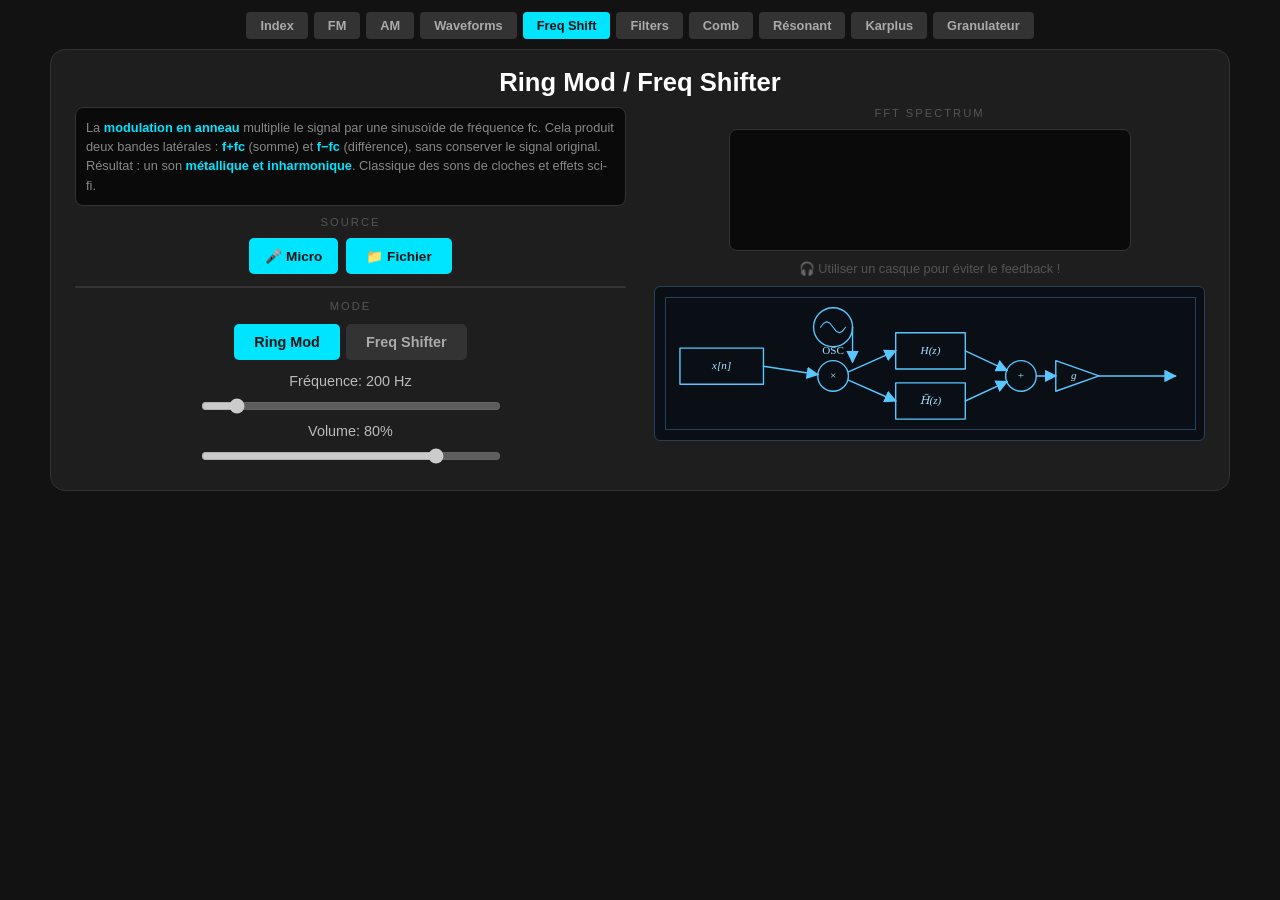
<file: frequency-shift/index.html>
<!DOCTYPE html>
<html lang="fr">
<head>
    <meta charset="UTF-8">
    <meta name="viewport" content="width=device-width, initial-scale=1.0">
    <title>Ring Mod / Freq Shifter</title>
    <style>
        body { font-family: sans-serif; display: flex; flex-direction: column; align-items: center; min-height: 100vh; margin: 0; padding: 10px; box-sizing: border-box; background: #121212; color: white; }
        .card { background: #1e1e1e; padding: 2rem; border-radius: 15px; border: 1px solid #333; text-align: center; width: 420px; max-width: calc(100% - 20px); box-sizing: border-box; }
        h2 { margin-top: 0; }
        button { background: #00e5ff; color: #121212; border: none; padding: 10px 20px; border-radius: 5px; cursor: pointer; font-weight: bold; transition: 0.2s; }
        button:hover { opacity: 0.85; }
        input[type=range] { width: 90%; max-width: 300px; display: block; margin: 8px auto; }
        .stats { font-size: 1.1rem; color: #00e5ff; margin: 4px 0; }
        canvas { display: block; margin: 10px auto; border-radius: 8px; max-width: 100%; }
        #fftCanvas { background: #0a0a0a; border: 1px solid #333; }
        .section-label { color: #555; font-size: 0.7rem; text-transform: uppercase; letter-spacing: 2px; margin: 15px 0 5px; }
        .info-box { background: #0a0a0a; border: 1px solid #333; border-radius: 8px; padding: 10px; margin: 10px 0; text-align: left; font-size: 0.8rem; color: #888; line-height: 1.5; }
        .info-box strong { color: #00e5ff; }
        label { color: #bbb; font-size: 0.9rem; }
        nav { display: flex; gap: 6px; justify-content: center; flex-wrap: wrap; margin-bottom: 15px; }
        nav a { background: #333; color: #aaa; padding: 6px 14px; border-radius: 4px; text-decoration: none; font-size: 0.8rem; font-weight: bold; transition: 0.2s; }
        nav a:hover { background: #555; color: #fff; }
        nav a.active { background: #00e5ff; color: #121212; }
        .mode-buttons { display: flex; gap: 6px; justify-content: center; margin: 12px 0; }
        .mode-buttons button { padding: 10px 20px; font-size: 0.9rem; }
        .mode-buttons button.off { background: #333; color: #aaa; }
        .mode-buttons button.on { background: #00e5ff; color: #121212; }
        .src-buttons { display: flex; gap: 8px; justify-content: center; flex-wrap: wrap; margin: 10px 0; }
        .src-buttons button { padding: 8px 16px; font-size: 0.85rem; }
        hr { border: 0.5px solid #333; margin: 15px 0; }
        #fileName { font-size: 0.75rem; color: #666; margin: 4px 0; }
        .dsp-academic { margin-top: 14px; background: #0a0f16; border: 1px solid #24435a; border-radius: 6px; padding: 10px; color: #8fd8ff; text-align: left; }
        .dsp-academic svg { width: 100%; height: auto; background: #0a0f16; border: 1px solid #24435a; display: block; stroke-linecap: round; stroke-linejoin: round; }
        .dsp-academic svg [stroke] { stroke: #59c7ff; }
        .dsp-academic svg marker path { fill: #59c7ff; stroke: none; }
        .dsp-academic svg text { fill: #a8e3ff; font-family: "Times New Roman", serif; font-size: 16px !important; }
        .dsp-academic svg text.math { font-style: italic; }
        /* Mise en page compacte : deux colonnes sur écran large */
        body { padding: 12px 10px; }
        nav { margin-bottom: 10px; }
        .card { padding: 18px 24px; }
        .card > h2 { margin: 0 0 10px; font-size: 1.6rem; }
        hr { border: 0.5px solid #333; margin: 12px 0; }
        .section-label { margin: 10px 0 4px; }
        .dsp-academic { margin-top: 10px; }
        .layout { display: grid; grid-template-columns: minmax(0, 1fr); column-gap: 28px; align-items: start; }
        .layout > .col > :first-child { margin-top: 0; }
        @media (min-width: 980px) {
            .card { max-width: 1180px; width: calc(100% - 20px); }
            .layout { grid-template-columns: minmax(0, 1fr) minmax(0, 1fr); }
        }
    </style>
</head>
<body>

    <nav>
        <a href="../index.html">Index</a>
        <a href="../fm-synth/index.html">FM</a>
        <a href="../amp-mod/index.html">AM</a>
        <a href="../waveforms/index.html">Waveforms</a>
        <a href="../frequency-shift/index.html" class="active">Freq Shift</a>
        <a href="../filter-explorer/index.html">Filters</a>
        <a href="../comb-filter/index.html">Comb</a>
        <a href="../resonant-filter/index.html">Résonant</a>
        <a href="../karplus-strong/index.html">Karplus</a>
        <a href="../granulator/index.html">Granulateur</a>
    </nav>

    <div class="card">
        <h2>Ring Mod / Freq Shifter</h2>
        <div class="layout">
        <div class="col">

        <div class="info-box" id="infoBox">
            La <strong>modulation en anneau</strong> multiplie le signal par une sinusoïde de fréquence fc.
            Cela produit deux bandes latérales : <strong>f+fc</strong> (somme) et <strong>f−fc</strong> (différence), sans conserver le signal original.
            Le <strong>frequency shifter</strong> est un cas particulier : il ne garde qu'<strong>une seule</strong> des deux bandes (USB ou LSB),
            grâce à un filtre de Hilbert. C'est un « demi ring mod ».
        </div>

        <div class="section-label">Source</div>
        <div class="src-buttons">
            <button id="micBtn">🎤 Micro</button>
            <label style="background: #00e5ff; color: #121212; padding: 10px 20px; border-radius: 5px; cursor: pointer; font-weight: bold; display: inline-block; font-size: 0.85rem;">
                📁 Fichier
                <input type="file" id="fileInput" accept="audio/*" style="display: none;">
            </label>
        </div>
        <button id="playBtn" style="display: none;">&#9654; PLAY</button>
        <div id="fileName"></div>

        <hr>
        <div class="section-label">Mode</div>
        <div class="mode-buttons">
            <button id="modeRing" class="on">Ring Mod</button>
            <button id="modeShift" class="off">Freq Shifter</button>
        </div>

        <div>
            <label>Fréquence: <span id="freqVal">200</span> Hz</label>
            <input type="range" id="freqSlider" min="1" max="2000" value="200" disabled>
        </div>
        <div>
            <label>Volume: <span id="volVal">80</span>%</label>
            <input type="range" id="volumeSlider" min="0" max="100" value="80" disabled>
        </div>

        </div>
        <div class="col">
        <div class="section-label">FFT Spectrum</div>
        <canvas id="fftCanvas" width="400" height="120"></canvas>

        <p style="font-size: 0.8rem; color: #555; margin: 8px 0;">🎧 Utiliser un casque pour éviter le feedback !</p>

        <div class="dsp-academic">
            <svg viewBox="0 16 760 188" xmlns="http://www.w3.org/2000/svg" aria-label="Ring modulation and frequency shift graph">
                <defs><marker id="arrFS" markerWidth="9" markerHeight="9" refX="8" refY="4.5" orient="auto"><path d="M0,0 L9,4.5 L0,9 Z" fill="#222"/></marker></defs>
                <rect x="20" y="88" width="120" height="52" fill="none" stroke="#222" stroke-width="2"/>
                <text x="80" y="118" text-anchor="middle" class="math">x[n]</text>
                <circle cx="240" cy="58" r="28" fill="none" stroke="#222" stroke-width="2"/>
                <path d="M222 58 L226.5 52.3 L231 50 L235.5 52.3 L240 58 L244.5 63.7 L249 66 L253.5 63.7 L258 58" fill="none" stroke="#222" stroke-width="1.6"/>
                <text x="240" y="96" font-size="11" text-anchor="middle">OSC</text>
                <circle cx="240" cy="128" r="22" fill="none" stroke="#222" stroke-width="2"/>
                <text x="240" y="133" font-size="18" text-anchor="middle">×</text>
                <rect x="330" y="66" width="100" height="52" fill="none" stroke="#222" stroke-width="2"/>
                <text x="380" y="96" text-anchor="middle" class="math">H(z)</text>
                <rect x="330" y="138" width="100" height="52" fill="none" stroke="#222" stroke-width="2"/>
                <text x="380" y="168" text-anchor="middle" class="math">H̃(z)</text>
                <circle cx="510" cy="128" r="22" fill="none" stroke="#222" stroke-width="2"/>
                <text x="510" y="133" font-size="16" text-anchor="middle">+</text>
                <polygon points="560,106 560,150 622,128" fill="none" stroke="#222" stroke-width="2"/>
                <text x="586" y="132" text-anchor="middle" class="math">g</text>
                <line x1="140" y1="114" x2="218" y2="126" stroke="#222" stroke-width="2" marker-end="url(#arrFS)"/>
                <line x1="268" y1="58" x2="268" y2="108" stroke="#222" stroke-width="2" marker-end="url(#arrFS)"/>
                <line x1="262" y1="122" x2="330" y2="92" stroke="#222" stroke-width="2" marker-end="url(#arrFS)"/>
                <line x1="262" y1="134" x2="330" y2="164" stroke="#222" stroke-width="2" marker-end="url(#arrFS)"/>
                <line x1="430" y1="92" x2="490" y2="120" stroke="#222" stroke-width="2" marker-end="url(#arrFS)"/>
                <line x1="430" y1="164" x2="490" y2="136" stroke="#222" stroke-width="2" marker-end="url(#arrFS)"/>
                <line x1="532" y1="128" x2="560" y2="128" stroke="#222" stroke-width="2" marker-end="url(#arrFS)"/>
                <line x1="622" y1="128" x2="732" y2="128" stroke="#222" stroke-width="2" marker-end="url(#arrFS)"/>
            </svg>
        </div>
        </div>
        </div>
    </div>

<script>
    const micBtn = document.getElementById('micBtn');
    const fileInput = document.getElementById('fileInput');
    const playBtn = document.getElementById('playBtn');
    const fileNameDiv = document.getElementById('fileName');
    const freqSlider = document.getElementById('freqSlider');
    const freqValEl = document.getElementById('freqVal');
    const volumeSlider = document.getElementById('volumeSlider');
    const volValEl = document.getElementById('volVal');
    const modeRingBtn = document.getElementById('modeRing');
    const modeShiftBtn = document.getElementById('modeShift');
    const infoBox = document.getElementById('infoBox');
    const fftCanvas = document.getElementById('fftCanvas');
    const fCtx = fftCanvas.getContext('2d');

    let audioCtx;
    let gainNode, analyser;
    let fftAnimId = null;
    let fileSource = null, audioBuffer = null, micSource = null;
    let isPlaying = false;

    // Ring mod nodes
    let ringOsc, ringModGain;
    // Freq shifter nodes
    let shifterNode, shiftParam;

    let currentMode = 'ring'; // 'ring' or 'shift'
    let inputNode; // hub where sources connect

    const INFO_RING = `La <strong>modulation en anneau</strong> multiplie le signal par une sinusoïde de fréquence fc.
        Cela produit deux bandes latérales : <strong>f+fc</strong> (somme) et <strong>f−fc</strong> (différence), sans conserver le signal original.
        Résultat : un son <strong>métallique et inharmonique</strong>. Classique des sons de cloches et effets sci-fi.`;

    const INFO_SHIFT = `Le <strong>frequency shifter</strong> ne garde qu'<strong>une seule bande latérale</strong> (USB si freq > 0, LSB si freq < 0).
        C'est un « <strong>demi ring mod</strong> » : au lieu de f+fc ET f−fc, il produit seulement l'un des deux.
        Cela utilise un <strong>filtre de Hilbert</strong> pour séparer les bandes. Le décalage est <strong>linéaire</strong> (non harmonique).`;

    async function initAudio() {
        if (audioCtx) return;
        audioCtx = new (window.AudioContext || window.webkitAudioContext)();

        inputNode = audioCtx.createGain();
        inputNode.gain.value = 1;

        // --- Ring mod path ---
        ringOsc = audioCtx.createOscillator();
        ringOsc.type = 'sine';
        ringOsc.frequency.value = +freqSlider.value;
        ringOsc.start();

        ringModGain = audioCtx.createGain();
        ringModGain.gain.value = 0; // will be modulated by ringOsc
        ringOsc.connect(ringModGain.gain);

        // --- Freq shifter path ---
        await audioCtx.audioWorklet.addModule('shifter-processor.js');
        shifterNode = new AudioWorkletNode(audioCtx, 'shifter-processor');
        shiftParam = shifterNode.parameters.get('shift');
        shiftParam.value = +freqSlider.value;

        // --- Output ---
        gainNode = audioCtx.createGain();
        gainNode.gain.value = volumeSlider.value / 100;
        analyser = audioCtx.createAnalyser();
        analyser.fftSize = 2048;
        gainNode.connect(analyser);
        analyser.connect(audioCtx.destination);

        wireMode();
        startFFT();

        freqSlider.disabled = false;
        volumeSlider.disabled = false;
    }

    function wireMode() {
        // Disconnect input from both paths
        try { inputNode.disconnect(); } catch (_) {}
        try { ringModGain.disconnect(); } catch (_) {}
        try { shifterNode.disconnect(); } catch (_) {}

        if (currentMode === 'ring') {
            // input → ringModGain (gain modulated by ringOsc) → gainNode
            inputNode.connect(ringModGain);
            ringModGain.connect(gainNode);
        } else {
            // input → shifterNode → gainNode
            inputNode.connect(shifterNode);
            shifterNode.connect(gainNode);
        }
    }

    function updateFreq(val) {
        if (currentMode === 'ring') {
            if (ringOsc) ringOsc.frequency.setTargetAtTime(val, audioCtx.currentTime, 0.02);
        } else {
            if (shiftParam) shiftParam.setTargetAtTime(val, audioCtx.currentTime, 0.02);
        }
    }

    // --- Mode switching ---
    function setMode(mode) {
        currentMode = mode;
        modeRingBtn.className = mode === 'ring' ? 'on' : 'off';
        modeShiftBtn.className = mode === 'shift' ? 'on' : 'off';
        infoBox.innerHTML = mode === 'ring' ? INFO_RING : INFO_SHIFT;

        // Adjust slider range
        if (mode === 'ring') {
            freqSlider.min = 1;
            freqSlider.max = 2000;
        } else {
            freqSlider.min = -1000;
            freqSlider.max = 1000;
        }

        const val = +freqSlider.value;
        freqValEl.textContent = val;
        if (audioCtx) {
            updateFreq(val);
            wireMode();
        }
    }

    modeRingBtn.onclick = () => setMode('ring');
    modeShiftBtn.onclick = () => setMode('shift');

    // --- Controls ---
    freqSlider.oninput = (e) => {
        const val = +e.target.value;
        freqValEl.textContent = val;
        if (audioCtx) updateFreq(val);
    };

    volumeSlider.oninput = (e) => {
        volValEl.textContent = e.target.value;
        if (gainNode) gainNode.gain.setTargetAtTime(e.target.value / 100, audioCtx.currentTime, 0.05);
    };

    // --- Mic ---
    micBtn.addEventListener('click', async () => {
        if (micBtn.dataset.active) return;
        try {
            await initAudio();
            stopFilePlayback();
            const stream = await navigator.mediaDevices.getUserMedia({ audio: true });
            micSource = audioCtx.createMediaStreamSource(stream);
            micSource.connect(inputNode);
            micBtn.dataset.active = '1';
            micBtn.textContent = '🎤 MIC ON';
            micBtn.style.background = '#ff4081';
            micBtn.style.color = 'white';
        } catch (err) {
            console.error('Mic error:', err);
            alert('Autoriser le micro et utiliser un serveur local.');
        }
    });

    // --- File ---
    fileInput.addEventListener('change', async (e) => {
        const file = e.target.files[0];
        if (!file) return;
        try {
            await initAudio();
            const arrayBuffer = await file.arrayBuffer();
            audioBuffer = await audioCtx.decodeAudioData(arrayBuffer);
            fileNameDiv.textContent = file.name;
            playBtn.style.display = 'inline-block';
            stopFilePlayback();
        } catch (err) {
            console.error('File error:', err);
        }
    });

    function stopFilePlayback() {
        if (fileSource) {
            try { fileSource.stop(); } catch (_) {}
            try { fileSource.disconnect(); } catch (_) {}
            fileSource = null;
        }
        isPlaying = false;
        playBtn.innerHTML = '&#9654; PLAY';
        playBtn.style.background = '#00e5ff';
        playBtn.style.color = '#121212';
    }

    playBtn.addEventListener('click', () => {
        if (!audioBuffer) return;
        if (isPlaying) { stopFilePlayback(); return; }
        fileSource = audioCtx.createBufferSource();
        fileSource.buffer = audioBuffer;
        fileSource.loop = true;
        fileSource.connect(inputNode);
        fileSource.start();
        isPlaying = true;
        playBtn.innerHTML = '&#9724; STOP';
        playBtn.style.background = '#ff4081';
        playBtn.style.color = 'white';
        fileSource.onended = () => { if (isPlaying) stopFilePlayback(); };
    });

    // --- FFT ---
    function startFFT() {
        if (fftAnimId) return;
        const bufLen = analyser.frequencyBinCount;
        const data = new Uint8Array(bufLen);
        function drawFFT() {
            fftAnimId = requestAnimationFrame(drawFFT);
            analyser.getByteFrequencyData(data);
            const w = fftCanvas.width, h = fftCanvas.height;
            fCtx.clearRect(0, 0, w, h);
            const nyquist = audioCtx.sampleRate / 2;
            const nBars = w;
            for (let i = 0; i < nBars; i++) {
                const freq = 20 * Math.pow(1000, i / nBars);
                const bin = Math.round(freq / nyquist * bufLen);
                if (bin >= bufLen) break;
                const v = data[bin] / 255;
                const barH = v * h;
                const hue = 180 + (i / nBars) * 140;
                fCtx.fillStyle = 'hsla(' + (hue % 360) + ',80%,55%,0.85)';
                fCtx.fillRect(i, h - barH, 1.5, barH);
            }
            fCtx.fillStyle = '#555'; fCtx.font = '9px sans-serif'; fCtx.textAlign = 'center';
            [100, 500, 1000, 2000, 5000, 10000].forEach(f => {
                const xPos = (Math.log(f / 20) / Math.log(1000)) * w;
                if (xPos > 10 && xPos < w - 10) fCtx.fillText(f >= 1000 ? (f/1000)+'k' : f, xPos, 10);
            });
        }
        drawFFT();
    }

    // Init display
    setMode('ring');
</script>
</body>
</html>
</file>
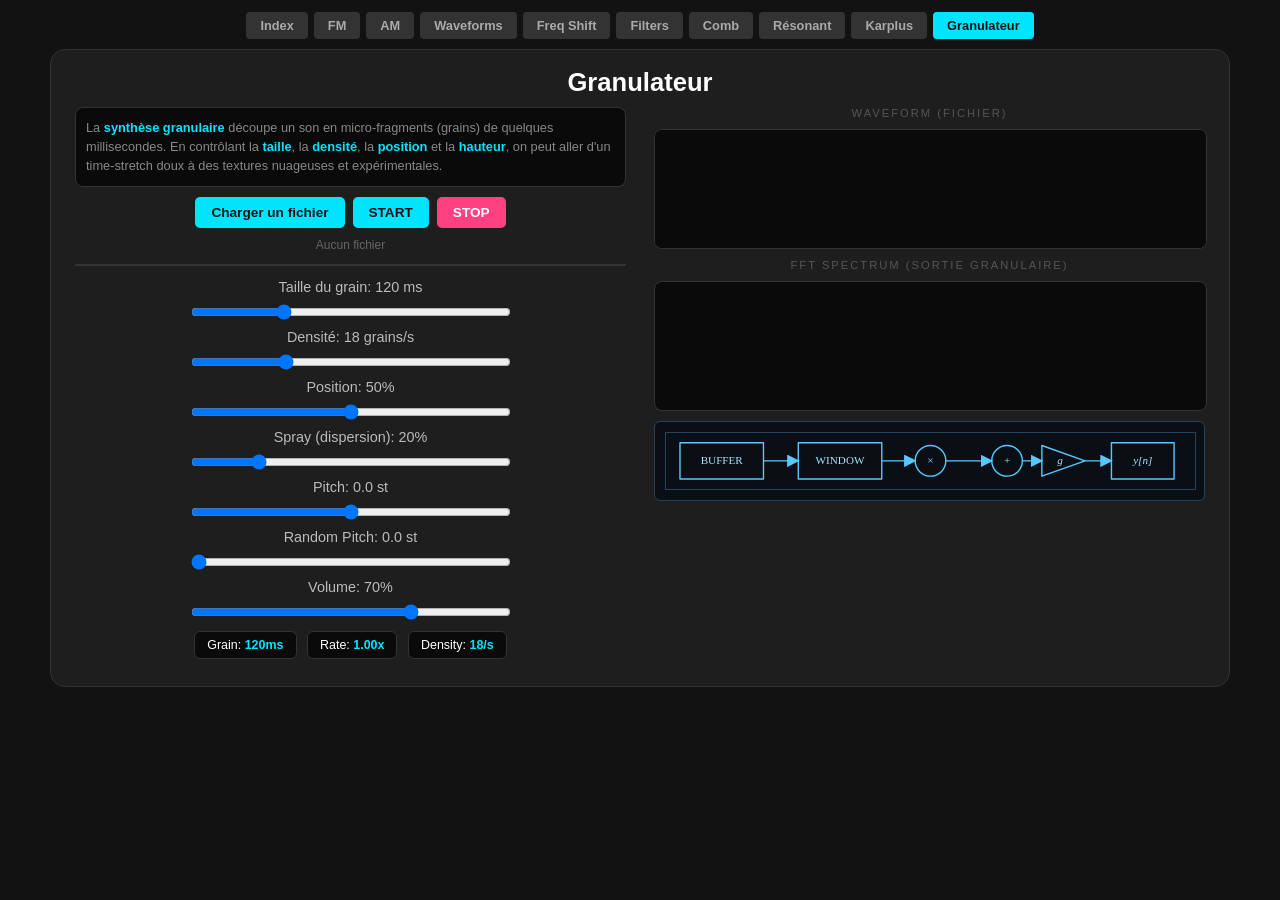
<file: granulator/index.html>
<!DOCTYPE html>
<html lang="fr">
<head>
    <meta charset="UTF-8">
    <meta name="viewport" content="width=device-width, initial-scale=1.0">
    <title>Granulateur</title>
    <style>
        body { font-family: sans-serif; background: #121212; color: white; text-align: center; padding: 30px 10px; margin: 0; }
        .synth-card {
            background: #1e1e1e;
            display: inline-block;
            padding: 30px;
            border-radius: 15px;
            border: 1px solid #333;
            max-width: 620px;
            width: calc(100% - 20px);
            box-sizing: border-box;
        }
        h1 { margin-top: 0; }
        input[type="range"] { width: 90%; max-width: 320px; display: block; margin: 8px auto; }
        button { background: #00e5ff; border: none; padding: 10px 20px; border-radius: 5px; cursor: pointer; font-weight: bold; color: #121212; }
        label { color: #bbb; font-size: 0.9rem; }
        canvas { display: block; margin: 10px auto; border-radius: 8px; max-width: 100%; }
        #waveCanvas, #fftCanvas { background: #0a0a0a; border: 1px solid #333; }
        .section-label { color: #555; font-size: 0.7rem; text-transform: uppercase; letter-spacing: 2px; margin: 15px 0 5px; }
        .controls-row { display: flex; gap: 8px; justify-content: center; flex-wrap: wrap; margin: 10px 0; }
        .controls-row button { padding: 8px 16px; font-size: 0.85rem; }
        .controls-row button.active { background: #ff4081; color: white; }
        .file-label { background: #00e5ff; color: #121212; border-radius: 5px; padding: 8px 16px; cursor: pointer; font-weight: bold; font-size: 0.85rem; display: inline-block; }
        .info-box { background: #0a0a0a; border: 1px solid #333; border-radius: 8px; padding: 10px; margin: 10px 0; text-align: left; font-size: 0.8rem; color: #888; line-height: 1.5; }
        .info-box strong { color: #00e5ff; }
        .stat { display: inline-block; background: #0a0a0a; border: 1px solid #333; border-radius: 6px; padding: 6px 12px; margin: 3px; font-size: 0.78rem; }
        .stat strong { color: #00e5ff; }
        nav { display: flex; gap: 6px; justify-content: center; flex-wrap: wrap; margin-bottom: 15px; }
        nav a { background: #333; color: #aaa; padding: 6px 14px; border-radius: 4px; text-decoration: none; font-size: 0.8rem; font-weight: bold; transition: 0.2s; }
        nav a:hover { background: #555; color: #fff; }
        nav a.active { background: #00e5ff; color: #121212; }
        #fileName { font-size: 0.75rem; color: #666; margin: 4px 0; }
        hr { border: 0.5px solid #333; margin: 15px 0; }
        .dsp-academic { margin-top: 14px; background: #0a0f16; border: 1px solid #24435a; border-radius: 6px; padding: 10px; color: #8fd8ff; text-align: left; }
        .dsp-academic svg { width: 100%; height: auto; background: #0a0f16; border: 1px solid #24435a; display: block; stroke-linecap: round; stroke-linejoin: round; }
        .dsp-academic svg [stroke] { stroke: #59c7ff; }
        .dsp-academic svg marker path { fill: #59c7ff; stroke: none; }
        .dsp-academic svg text { fill: #a8e3ff; font-family: "Times New Roman", serif; font-size: 16px !important; }
        .dsp-academic svg text.math { font-style: italic; }
        /* Mise en page compacte : deux colonnes sur écran large */
        body { padding: 12px 10px; }
        nav { margin-bottom: 10px; }
        .synth-card { padding: 18px 24px; }
        .synth-card > h1 { margin: 0 0 10px; font-size: 1.6rem; }
        hr { border: 0.5px solid #333; margin: 12px 0; }
        .section-label { margin: 10px 0 4px; }
        .dsp-academic { margin-top: 10px; }
        .layout { display: grid; grid-template-columns: minmax(0, 1fr); column-gap: 28px; align-items: start; }
        .layout > .col > :first-child { margin-top: 0; }
        @media (min-width: 980px) {
            .synth-card { max-width: 1180px; width: calc(100% - 20px); }
            .layout { grid-template-columns: minmax(0, 1fr) minmax(0, 1fr); }
        }
    </style>
</head>
<body>

    <nav>
        <a href="../index.html">Index</a>
        <a href="../fm-synth/index.html">FM</a>
        <a href="../amp-mod/index.html">AM</a>
        <a href="../waveforms/index.html">Waveforms</a>
        <a href="../frequency-shift/index.html">Freq Shift</a>
        <a href="../filter-explorer/index.html">Filters</a>
        <a href="../comb-filter/index.html">Comb</a>
        <a href="../resonant-filter/index.html">Résonant</a>
        <a href="../karplus-strong/index.html">Karplus</a>
        <a href="../granulator/index.html" class="active">Granulateur</a>
    </nav>

    <div class="synth-card">
        <h1>Granulateur</h1>
        <div class="layout">
        <div class="col">

        <div class="info-box">
            La <strong>synthèse granulaire</strong> découpe un son en micro-fragments (grains) de quelques millisecondes.
            En contrôlant la <strong>taille</strong>, la <strong>densité</strong>, la <strong>position</strong> et la <strong>hauteur</strong>,
            on peut aller d'un time-stretch doux à des textures nuageuses et expérimentales.
        </div>

        <div class="controls-row">
            <label class="file-label">
                Charger un fichier
                <input type="file" id="fileInput" accept="audio/*" style="display: none;">
            </label>
            <button id="playBtn" disabled>START</button>
            <button id="stopBtn" style="background: #ff4081; color: white;" disabled>STOP</button>
        </div>
        <div id="fileName">Aucun fichier</div>

        <hr>

        <label>Taille du grain: <span id="grainSizeVal">120</span> ms</label>
        <input type="range" id="grainSize" min="10" max="400" value="120">

        <label>Densité: <span id="densityVal">18</span> grains/s</label>
        <input type="range" id="density" min="1" max="60" value="18">

        <label>Position: <span id="positionVal">50</span>%</label>
        <input type="range" id="position" min="0" max="100" value="50">

        <label>Spray (dispersion): <span id="sprayVal">20</span>%</label>
        <input type="range" id="spray" min="0" max="100" value="20">

        <label>Pitch: <span id="pitchVal">0.0</span> st</label>
        <input type="range" id="pitch" min="-24" max="24" value="0" step="0.1">

        <label>Random Pitch: <span id="randPitchVal">0.0</span> st</label>
        <input type="range" id="randPitch" min="0" max="12" value="0" step="0.1">

        <label>Volume: <span id="volVal">70</span>%</label>
        <input type="range" id="volume" min="0" max="100" value="70">

        <div style="margin: 6px 0;">
            <span class="stat">Grain: <strong><span id="sGrain">120</span>ms</strong></span>
            <span class="stat">Rate: <strong><span id="sRate">1.00</span>x</strong></span>
            <span class="stat">Density: <strong><span id="sDensity">18</span>/s</strong></span>
        </div>

        </div>
        <div class="col">
        <div class="section-label">Waveform (fichier)</div>
        <canvas id="waveCanvas" width="560" height="120"></canvas>

        <div class="section-label">FFT Spectrum (sortie granulaire)</div>
        <canvas id="fftCanvas" width="560" height="130"></canvas>

        <div class="dsp-academic">
            <svg viewBox="0 76 760 80" xmlns="http://www.w3.org/2000/svg" aria-label="Granulator DSP graph">
                <defs><marker id="arrGR" markerWidth="9" markerHeight="9" refX="8" refY="4.5" orient="auto"><path d="M0,0 L9,4.5 L0,9 Z" fill="#222"/></marker></defs>
                <rect x="20" y="90" width="120" height="52" fill="none" stroke="#222" stroke-width="2"/>
                <text x="80" y="120" font-size="12" text-anchor="middle">BUFFER</text>
                <rect x="190" y="90" width="120" height="52" fill="none" stroke="#222" stroke-width="2"/>
                <text x="250" y="120" font-size="12" text-anchor="middle">WINDOW</text>
                <circle cx="380" cy="116" r="22" fill="none" stroke="#222" stroke-width="2"/>
                <text x="380" y="121" font-size="18" text-anchor="middle">×</text>
                <circle cx="490" cy="116" r="22" fill="none" stroke="#222" stroke-width="2"/>
                <text x="490" y="121" font-size="16" text-anchor="middle">+</text>
                <polygon points="540,94 540,138 602,116" fill="none" stroke="#222" stroke-width="2"/>
                <text x="566" y="120" text-anchor="middle" class="math">g</text>
                <rect x="640" y="90" width="90" height="52" fill="none" stroke="#222" stroke-width="2"/>
                <text x="685" y="120" text-anchor="middle" class="math">y[n]</text>
                <line x1="140" y1="116" x2="190" y2="116" stroke="#222" stroke-width="2" marker-end="url(#arrGR)"/>
                <line x1="310" y1="116" x2="358" y2="116" stroke="#222" stroke-width="2" marker-end="url(#arrGR)"/>
                <line x1="402" y1="116" x2="468" y2="116" stroke="#222" stroke-width="2" marker-end="url(#arrGR)"/>
                <line x1="512" y1="116" x2="540" y2="116" stroke="#222" stroke-width="2" marker-end="url(#arrGR)"/>
                <line x1="602" y1="116" x2="640" y2="116" stroke="#222" stroke-width="2" marker-end="url(#arrGR)"/>
            </svg>
        </div>
        </div>
        </div>
    </div>

<script>
let audioCtx;
let audioBuffer = null;
let isRunning = false;
let grainTimer = null;
let analyser, outputGain;
let fftAnimId = null;

const fileInput = document.getElementById('fileInput');
const fileName = document.getElementById('fileName');
const playBtn = document.getElementById('playBtn');
const stopBtn = document.getElementById('stopBtn');

const grainSize = document.getElementById('grainSize');
const density = document.getElementById('density');
const position = document.getElementById('position');
const spray = document.getElementById('spray');
const pitch = document.getElementById('pitch');
const randPitch = document.getElementById('randPitch');
const volume = document.getElementById('volume');

const grainSizeVal = document.getElementById('grainSizeVal');
const densityVal = document.getElementById('densityVal');
const positionVal = document.getElementById('positionVal');
const sprayVal = document.getElementById('sprayVal');
const pitchVal = document.getElementById('pitchVal');
const randPitchVal = document.getElementById('randPitchVal');
const volVal = document.getElementById('volVal');

const sGrain = document.getElementById('sGrain');
const sRate = document.getElementById('sRate');
const sDensity = document.getElementById('sDensity');

const waveCanvas = document.getElementById('waveCanvas');
const wCtx = waveCanvas.getContext('2d');
const fftCanvas = document.getElementById('fftCanvas');
const fCtx = fftCanvas.getContext('2d');

function updateLabels() {
    grainSizeVal.textContent = grainSize.value;
    densityVal.textContent = density.value;
    positionVal.textContent = position.value;
    sprayVal.textContent = spray.value;
    pitchVal.textContent = (+pitch.value).toFixed(1);
    randPitchVal.textContent = (+randPitch.value).toFixed(1);
    volVal.textContent = volume.value;

    sGrain.textContent = grainSize.value;
    sDensity.textContent = density.value;
    const rate = Math.pow(2, (+pitch.value) / 12);
    sRate.textContent = rate.toFixed(2);
}

async function initAudio() {
    if (audioCtx) return;
    audioCtx = new (window.AudioContext || window.webkitAudioContext)();
    outputGain = audioCtx.createGain();
    outputGain.gain.value = volume.value / 100;
    analyser = audioCtx.createAnalyser();
    analyser.fftSize = 4096;
    outputGain.connect(analyser);
    analyser.connect(audioCtx.destination);
    startFFT();
}

function drawWaveform() {
    const w = waveCanvas.width;
    const h = waveCanvas.height;
    wCtx.clearRect(0, 0, w, h);
    wCtx.fillStyle = '#0a0a0a';
    wCtx.fillRect(0, 0, w, h);

    if (!audioBuffer) return;

    const data = audioBuffer.getChannelData(0);
    const step = Math.floor(data.length / w);

    wCtx.beginPath();
    wCtx.strokeStyle = '#00e5ff';
    wCtx.lineWidth = 1;
    for (let i = 0; i < w; i++) {
        const idx = i * step;
        const v = data[idx] || 0;
        const y = h * 0.5 - v * (h * 0.45);
        if (i === 0) wCtx.moveTo(i, y);
        else wCtx.lineTo(i, y);
    }
    wCtx.stroke();

    const posX = (position.value / 100) * w;
    const sprayW = (spray.value / 100) * w * 0.5;

    wCtx.fillStyle = 'rgba(255,64,129,0.12)';
    wCtx.fillRect(Math.max(0, posX - sprayW), 0, Math.min(w, sprayW * 2), h);

    wCtx.strokeStyle = 'rgba(255,64,129,0.8)';
    wCtx.lineWidth = 2;
    wCtx.beginPath();
    wCtx.moveTo(posX, 0);
    wCtx.lineTo(posX, h);
    wCtx.stroke();
}

function spawnGrain() {
    if (!audioBuffer || !audioCtx) return;

    const now = audioCtx.currentTime;
    const grainDur = +grainSize.value / 1000;

    const center = (+position.value / 100) * audioBuffer.duration;
    const spraySec = (+spray.value / 100) * audioBuffer.duration * 0.5;
    const randomOffset = (Math.random() * 2 - 1) * spraySec;
    let offset = center + randomOffset;

    offset = Math.max(0, Math.min(audioBuffer.duration - 0.001, offset));

    const baseSemitones = +pitch.value;
    const randSemitones = +randPitch.value;
    const semitoneJitter = (Math.random() * 2 - 1) * randSemitones;
    const totalSemitones = baseSemitones + semitoneJitter;
    const rate = Math.pow(2, totalSemitones / 12);

    const source = audioCtx.createBufferSource();
    source.buffer = audioBuffer;
    source.playbackRate.value = rate;

    const env = audioCtx.createGain();
    env.gain.setValueAtTime(0, now);
    env.gain.linearRampToValueAtTime(1, now + grainDur * 0.35);
    env.gain.linearRampToValueAtTime(0, now + grainDur);

    source.connect(env);
    env.connect(outputGain);

    source.start(now, offset, Math.max(0.001, grainDur));
    source.stop(now + grainDur + 0.02);
}

function startGranulator() {
    if (!audioBuffer || isRunning) return;
    isRunning = true;
    playBtn.classList.add('active');
    stopBtn.classList.add('active');

    const tick = () => {
        if (!isRunning) return;
        spawnGrain();
        const interval = 1000 / Math.max(1, +density.value);
        grainTimer = setTimeout(tick, interval);
    };

    tick();
}

function stopGranulator() {
    isRunning = false;
    playBtn.classList.remove('active');
    stopBtn.classList.remove('active');
    if (grainTimer) {
        clearTimeout(grainTimer);
        grainTimer = null;
    }
}

function startFFT() {
    if (fftAnimId) return;
    const bufLen = analyser.frequencyBinCount;
    const data = new Uint8Array(bufLen);

    function draw() {
        fftAnimId = requestAnimationFrame(draw);
        analyser.getByteFrequencyData(data);
        const w = fftCanvas.width;
        const h = fftCanvas.height;
        fCtx.clearRect(0, 0, w, h);

        const nyquist = audioCtx.sampleRate / 2;
        const nBars = w;
        for (let i = 0; i < nBars; i++) {
            const freq = 20 * Math.pow(1000, i / nBars);
            const bin = Math.round((freq / nyquist) * bufLen);
            if (bin >= bufLen) break;
            const v = data[bin] / 255;
            const barH = v * h;
            const hue = 180 + (i / nBars) * 140;
            fCtx.fillStyle = 'hsla(' + (hue % 360) + ',80%,55%,0.85)';
            fCtx.fillRect(i, h - barH, 1.5, barH);
        }

        fCtx.fillStyle = '#444';
        fCtx.font = '9px sans-serif';
        fCtx.textAlign = 'center';
        [100, 500, 1000, 2000, 5000, 10000].forEach((f) => {
            const xPos = (Math.log(f / 20) / Math.log(1000)) * w;
            if (xPos > 10 && xPos < w - 10) fCtx.fillText(f >= 1000 ? (f / 1000) + 'k' : f, xPos, 10);
        });
    }

    draw();
}

fileInput.addEventListener('change', async (e) => {
    const file = e.target.files[0];
    if (!file) return;

    await initAudio();

    try {
        const arr = await file.arrayBuffer();
        audioBuffer = await audioCtx.decodeAudioData(arr);
        fileName.textContent = file.name + ' (' + audioBuffer.duration.toFixed(2) + 's)';
        playBtn.disabled = false;
        stopBtn.disabled = false;
        drawWaveform();
    } catch (err) {
        console.error(err);
        fileName.textContent = 'Erreur de lecture du fichier';
    }
});

playBtn.onclick = async () => {
    if (!audioBuffer) return;
    await initAudio();
    if (audioCtx.state === 'suspended') await audioCtx.resume();
    startGranulator();
};

stopBtn.onclick = () => stopGranulator();

[grainSize, density, position, spray, pitch, randPitch].forEach((el) => {
    el.addEventListener('input', () => {
        updateLabels();
        drawWaveform();
    });
});

volume.addEventListener('input', () => {
    updateLabels();
    if (outputGain && audioCtx) {
        outputGain.gain.setTargetAtTime(volume.value / 100, audioCtx.currentTime, 0.02);
    }
});

updateLabels();
drawWaveform();
</script>
</body>
</html>
</file>
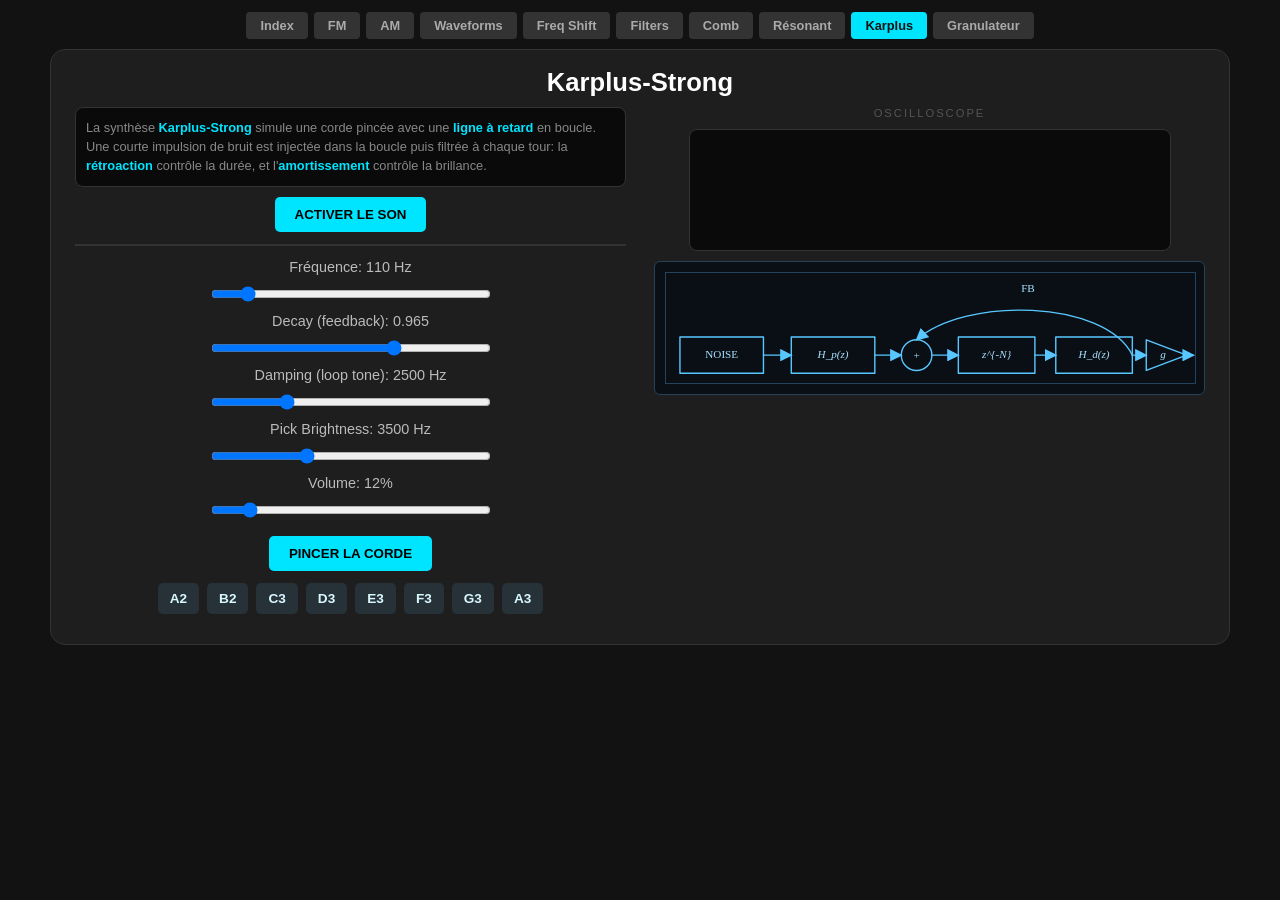
<file: karplus-strong/index.html>
<!DOCTYPE html>
<html lang="fr">
<head>
    <meta charset="UTF-8">
    <title>Karplus-Strong String Synthesis</title>
    <style>
        body { font-family: sans-serif; background: #121212; color: white; text-align: center; padding: 30px 10px; margin: 0; }
        .synth-card { background: #1e1e1e; display: inline-block; padding: 30px; border-radius: 15px; border: 1px solid #333; max-width: 560px; width: calc(100% - 20px); box-sizing: border-box; }
        input { width: 280px; display: block; margin: 10px auto; }
        button { background: #00e5ff; border: none; padding: 10px 20px; border-radius: 5px; cursor: pointer; font-weight: bold; }
        .pluck-btn { margin-top: 8px; }
        .note-row { display: flex; gap: 8px; justify-content: center; flex-wrap: wrap; margin: 12px 0; }
        .note-row button { background: #263238; color: #d9f7ff; padding: 8px 12px; font-size: 0.85rem; }
        .note-row button:hover { background: #37474f; }
        label { color: #bbb; font-size: 0.9rem; }
        canvas { display: block; margin: 10px auto; border-radius: 8px; max-width: 100%; }
        #scopeCanvas { background: #0a0a0a; border: 1px solid #333; }
        .section-label { color: #555; font-size: 0.7rem; text-transform: uppercase; letter-spacing: 2px; margin: 15px 0 5px; }
        nav { display: flex; gap: 6px; justify-content: center; flex-wrap: wrap; margin-bottom: 15px; }
        nav a { background: #333; color: #aaa; padding: 6px 14px; border-radius: 4px; text-decoration: none; font-size: 0.8rem; font-weight: bold; transition: 0.2s; }
        nav a:hover { background: #555; color: #fff; }
        nav a.active { background: #00e5ff; color: #121212; }
        .info-box { background: #0a0a0a; border: 1px solid #333; border-radius: 8px; padding: 10px; margin: 10px 0; text-align: left; font-size: 0.8rem; color: #888; line-height: 1.5; }
        .info-box strong { color: #00e5ff; }
        hr { border: 0.5px solid #333; margin: 15px 0; }
        .dsp-academic { margin-top: 14px; background: #0a0f16; border: 1px solid #24435a; border-radius: 6px; padding: 10px; color: #8fd8ff; text-align: left; }
        .dsp-academic svg { width: 100%; height: auto; background: #0a0f16; border: 1px solid #24435a; display: block; stroke-linecap: round; stroke-linejoin: round; }
        .dsp-academic svg [stroke] { stroke: #59c7ff; }
        .dsp-academic svg marker path { fill: #59c7ff; stroke: none; }
        .dsp-academic svg text { fill: #a8e3ff; font-family: "Times New Roman", serif; font-size: 16px !important; }
        .dsp-academic svg text.math { font-style: italic; }
        /* Mise en page compacte : deux colonnes sur écran large */
        body { padding: 12px 10px; }
        nav { margin-bottom: 10px; }
        .synth-card { padding: 18px 24px; }
        .synth-card > h1 { margin: 0 0 10px; font-size: 1.6rem; }
        hr { border: 0.5px solid #333; margin: 12px 0; }
        .section-label { margin: 10px 0 4px; }
        .dsp-academic { margin-top: 10px; }
        .layout { display: grid; grid-template-columns: minmax(0, 1fr); column-gap: 28px; align-items: start; }
        .layout > .col > :first-child { margin-top: 0; }
        @media (min-width: 980px) {
            .synth-card { max-width: 1180px; width: calc(100% - 20px); }
            .layout { grid-template-columns: minmax(0, 1fr) minmax(0, 1fr); }
        }
    </style>
</head>
<body>

    <nav>
        <a href="../index.html">Index</a>
        <a href="../fm-synth/index.html">FM</a>
        <a href="../amp-mod/index.html">AM</a>
        <a href="../waveforms/index.html">Waveforms</a>
        <a href="../frequency-shift/index.html">Freq Shift</a>
        <a href="../filter-explorer/index.html">Filters</a>
        <a href="../comb-filter/index.html">Comb</a>
        <a href="../resonant-filter/index.html">Résonant</a>
        <a href="../karplus-strong/index.html" class="active">Karplus</a>
        <a href="../granulator/index.html">Granulateur</a>
    </nav>

    <div class="synth-card">
        <h1>Karplus-Strong</h1>
        <div class="layout">
        <div class="col">

        <div class="info-box">
            La synthèse <strong>Karplus-Strong</strong> simule une corde pincée avec une <strong>ligne à retard</strong> en boucle.
            Une courte impulsion de bruit est injectée dans la boucle puis filtrée à chaque tour:
            la <strong>rétroaction</strong> contrôle la durée, et l'<strong>amortissement</strong> contrôle la brillance.
        </div>

        <button id="power">ACTIVER LE SON</button>
        <hr>

        <label>Fréquence: <span id="freqVal">110</span> Hz</label>
        <input type="range" id="frequency" min="40" max="660" step="1" value="110">

        <label>Decay (feedback): <span id="decayVal">0.965</span></label>
        <input type="range" id="decay" min="0.90" max="0.998" step="0.001" value="0.965">

        <label>Damping (loop tone): <span id="dampVal">2500</span> Hz</label>
        <input type="range" id="damping" min="200" max="9000" step="10" value="2500">

        <label>Pick Brightness: <span id="brightVal">3500</span> Hz</label>
        <input type="range" id="brightness" min="200" max="10000" step="10" value="3500">

        <label>Volume: <span id="volVal">12</span>%</label>
        <input type="range" id="volume" min="0" max="100" value="12">

        <button id="pluck" class="pluck-btn">PINCER LA CORDE</button>

        <div class="note-row">
            <button data-midi="45">A2</button>
            <button data-midi="47">B2</button>
            <button data-midi="48">C3</button>
            <button data-midi="50">D3</button>
            <button data-midi="52">E3</button>
            <button data-midi="53">F3</button>
            <button data-midi="55">G3</button>
            <button data-midi="57">A3</button>
        </div>

        </div>
        <div class="col">
        <div class="section-label">Oscilloscope</div>
        <canvas id="scopeCanvas" width="480" height="120"></canvas>

        <div class="dsp-academic">
            <svg viewBox="0 6 760 158" xmlns="http://www.w3.org/2000/svg" aria-label="Karplus Strong DSP graph">
                <defs><marker id="arrKS" markerWidth="9" markerHeight="9" refX="8" refY="4.5" orient="auto"><path d="M0,0 L9,4.5 L0,9 Z" fill="#222"/></marker></defs>
                <rect x="20" y="98" width="120" height="52" fill="none" stroke="#222" stroke-width="2"/>
                <text x="80" y="128" font-size="12" text-anchor="middle">NOISE</text>
                <rect x="180" y="98" width="120" height="52" fill="none" stroke="#222" stroke-width="2"/>
                <text x="240" y="128" text-anchor="middle" class="math">H_p(z)</text>
                <circle cx="360" cy="124" r="22" fill="none" stroke="#222" stroke-width="2"/>
                <text x="360" y="129" font-size="16" text-anchor="middle">+</text>
                <rect x="420" y="98" width="110" height="52" fill="none" stroke="#222" stroke-width="2"/>
                <text x="475" y="128" text-anchor="middle" class="math">z^{-N}</text>
                <rect x="560" y="98" width="110" height="52" fill="none" stroke="#222" stroke-width="2"/>
                <text x="615" y="128" text-anchor="middle" class="math">H_d(z)</text>
                <polygon points="690,102 690,146 748,124" fill="none" stroke="#222" stroke-width="2"/>
                <text x="714" y="128" text-anchor="middle" class="math">g</text>
                <line x1="140" y1="124" x2="180" y2="124" stroke="#222" stroke-width="2" marker-end="url(#arrKS)"/>
                <line x1="300" y1="124" x2="338" y2="124" stroke="#222" stroke-width="2" marker-end="url(#arrKS)"/>
                <line x1="382" y1="124" x2="420" y2="124" stroke="#222" stroke-width="2" marker-end="url(#arrKS)"/>
                <line x1="530" y1="124" x2="560" y2="124" stroke="#222" stroke-width="2" marker-end="url(#arrKS)"/>
                <line x1="670" y1="124" x2="690" y2="124" stroke="#222" stroke-width="2" marker-end="url(#arrKS)"/>
                <line x1="748" y1="124" x2="758" y2="124" stroke="#222" stroke-width="2" marker-end="url(#arrKS)"/>
                <path d="M670 124 C630 44, 430 40, 360 102" fill="none" stroke="#222" stroke-width="2" marker-end="url(#arrKS)"/>
                <text x="520" y="34" font-size="10" text-anchor="middle">FB</text>
            </svg>
        </div>
        </div>
        </div>
    </div>

<script>
let ctx = null;
let analyser = null;
let master = null;
let limiter = null;
let karplusNode = null;
let isStarted = false;
let scopeAnimId = null;

const powerBtn = document.getElementById('power');
const pluckBtn = document.getElementById('pluck');
const scopeCanvas = document.getElementById('scopeCanvas');
const sCtx = scopeCanvas.getContext('2d');

const frequencySlider = document.getElementById('frequency');
const decaySlider = document.getElementById('decay');
const dampingSlider = document.getElementById('damping');
const brightnessSlider = document.getElementById('brightness');
const volumeSlider = document.getElementById('volume');

function updateLabels() {
    document.getElementById('freqVal').textContent = frequencySlider.value;
    document.getElementById('decayVal').textContent = Number(decaySlider.value).toFixed(3);
    document.getElementById('dampVal').textContent = dampingSlider.value;
    document.getElementById('brightVal').textContent = brightnessSlider.value;
    document.getElementById('volVal').textContent = volumeSlider.value;
}

function createLimiter(context) {
    const comp = context.createDynamicsCompressor();
    comp.threshold.value = -18;
    comp.knee.value = 12;
    comp.ratio.value = 10;
    comp.attack.value = 0.003;
    comp.release.value = 0.12;
    return comp;
}

function pluckString(freq) {
    if (!isStarted || !karplusNode) return;

    karplusNode.port.postMessage({
        type: 'pluck',
        freq,
        decay: Number(decaySlider.value),
        dampingHz: Number(dampingSlider.value),
        brightnessHz: Number(brightnessSlider.value),
        level: 0.35,
    });
}

async function startAudio() {
    if (isStarted) {
        if (karplusNode) {
            karplusNode.port.postMessage({ type: 'panic' });
        }
        cancelAnimationFrame(scopeAnimId);
        await ctx.close();
        ctx = null;
        isStarted = false;
        powerBtn.textContent = 'ACTIVER LE SON';
        return;
    }

    ctx = new (window.AudioContext || window.webkitAudioContext)();
    await ctx.audioWorklet.addModule('./karplus-processor.js');

    karplusNode = new AudioWorkletNode(ctx, 'karplus-strong-processor', {
        numberOfInputs: 0,
        numberOfOutputs: 1,
        outputChannelCount: [1],
    });

    master = ctx.createGain();
    master.gain.value = Number(volumeSlider.value) / 100;

    limiter = createLimiter(ctx);
    analyser = ctx.createAnalyser();
    analyser.fftSize = 2048;

    karplusNode.connect(master);
    master.connect(limiter);
    limiter.connect(analyser);
    analyser.connect(ctx.destination);

    isStarted = true;
    powerBtn.textContent = 'DÉSACTIVER LE SON';
    drawScope();
}

function drawScope() {
    if (!isStarted || !analyser) return;

    const dataArray = new Uint8Array(analyser.frequencyBinCount);
    analyser.getByteTimeDomainData(dataArray);

    const w = scopeCanvas.width;
    const h = scopeCanvas.height;
    sCtx.fillStyle = '#0a0a0a';
    sCtx.fillRect(0, 0, w, h);

    sCtx.strokeStyle = '#00e5ff';
    sCtx.lineWidth = 1.5;
    sCtx.beginPath();
    const sliceWidth = w / dataArray.length;
    let x = 0;
    for (let i = 0; i < dataArray.length; i++) {
        const y = (dataArray[i] / 255) * h;
        if (i === 0) {
            sCtx.moveTo(x, y);
        } else {
            sCtx.lineTo(x, y);
        }
        x += sliceWidth;
    }
    sCtx.stroke();

    scopeAnimId = requestAnimationFrame(drawScope);
}

volumeSlider.addEventListener('input', () => {
    if (master) {
        master.gain.value = Number(volumeSlider.value) / 100;
    }
    updateLabels();
});

decaySlider.addEventListener('input', updateLabels);
dampingSlider.addEventListener('input', updateLabels);
brightnessSlider.addEventListener('input', updateLabels);
frequencySlider.addEventListener('input', updateLabels);

powerBtn.addEventListener('click', () => {
    startAudio().catch((error) => {
        console.error(error);
        alert('Erreur AudioWorklet: ' + error.message);
    });
});

pluckBtn.addEventListener('click', () => {
    pluckString(Number(frequencySlider.value));
});

document.querySelectorAll('.note-row button').forEach((btn) => {
    btn.addEventListener('click', () => {
        const midi = Number(btn.dataset.midi);
        const freq = 440 * Math.pow(2, (midi - 69) / 12);
        pluckString(freq);
    });
});

updateLabels();
</script>

</body>
</html>
</file>
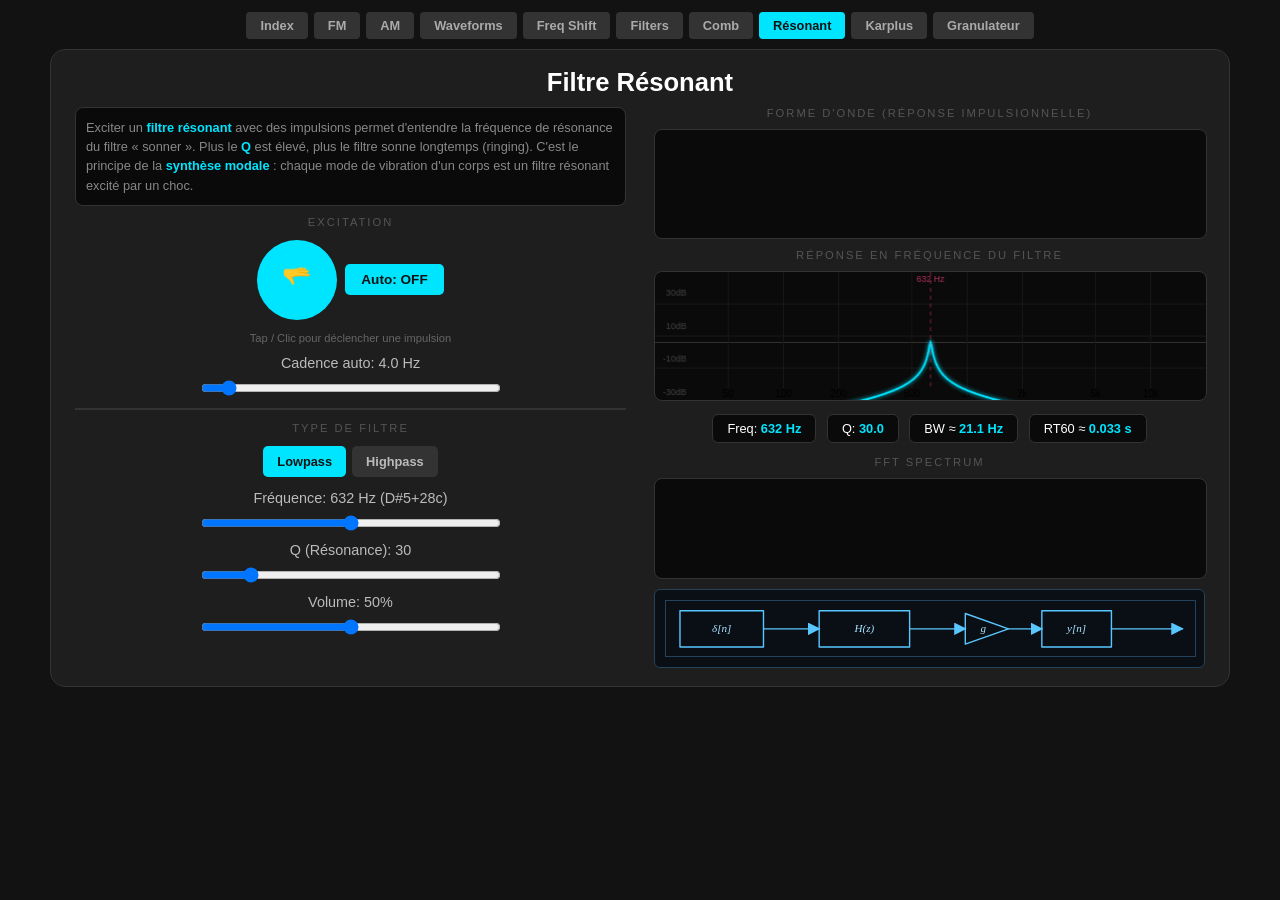
<file: resonant-filter/index.html>
<!DOCTYPE html>
<html lang="fr">
<head>
    <meta charset="UTF-8">
    <meta name="viewport" content="width=device-width, initial-scale=1.0">
    <title>Filtre Résonant</title>
    <style>
        body { font-family: sans-serif; background: #121212; color: white; text-align: center; padding: 30px 10px; margin: 0; }
        .synth-card {
            background: #1e1e1e; display: inline-block; padding: 30px; border-radius: 15px;
            border: 1px solid #333; max-width: 660px; width: calc(100% - 20px); box-sizing: border-box;
        }
        h1 { margin-top: 0; }
        input[type="range"] { width: 80%; max-width: 300px; display: block; margin: 8px auto; }
        button { background: #00e5ff; border: none; padding: 10px 20px; border-radius: 5px; cursor: pointer; font-weight: bold; color: #121212; }
        label { color: #bbb; font-size: 0.9rem; }
        canvas { display: block; margin: 10px auto; border-radius: 8px; max-width: 100%; }
        .section-label { color: #555; font-size: 0.7rem; text-transform: uppercase; letter-spacing: 2px; margin: 15px 0 5px; }
        .param-group { margin: 10px 0; }
        .info-box { background: #0a0a0a; border: 1px solid #333; border-radius: 8px; padding: 10px; margin: 10px 0; text-align: left; font-size: 0.8rem; color: #888; line-height: 1.5; }
        .info-box strong { color: #00e5ff; }
        .controls-row { display: flex; gap: 8px; justify-content: center; flex-wrap: wrap; margin: 12px 0; }
        .controls-row button { padding: 8px 16px; font-size: 0.85rem; }
        .controls-row button.active { background: #ff4081; color: white; }
        .type-buttons { display: flex; gap: 6px; justify-content: center; flex-wrap: wrap; margin: 12px 0; }
        .type-buttons button { background: #333; color: #bbb; padding: 8px 14px; font-size: 0.8rem; }
        .type-buttons button.active { background: #00e5ff; color: #121212; }
        .stat { display: inline-block; background: #0a0a0a; border: 1px solid #333; border-radius: 6px; padding: 6px 14px; margin: 3px; font-size: 0.8rem; }
        .stat strong { color: #00e5ff; }
        nav { display: flex; gap: 6px; justify-content: center; flex-wrap: wrap; margin-bottom: 15px; }
        nav a { background: #333; color: #aaa; padding: 6px 14px; border-radius: 4px; text-decoration: none; font-size: 0.8rem; font-weight: bold; transition: 0.2s; }
        nav a:hover { background: #555; color: #fff; }
        nav a.active { background: #00e5ff; color: #121212; }
        #tapBtn { font-size: 1.5rem; padding: 18px 40px; border-radius: 50%; width: 80px; height: 80px; display: flex; align-items: center; justify-content: center; margin: 0; user-select: none; -webkit-user-select: none; }
        #tapBtn:active { background: #ff4081; transform: scale(0.93); }
        #waveCanvas { background: #0a0a0a; border: 1px solid #333; }
        #fftCanvas { background: #0a0a0a; border: 1px solid #333; }
        #freqCanvas { background: #0a0a0a; border: 1px solid #333; }
        hr { border: 0.5px solid #333; margin: 15px 0; }
        .dsp-academic { margin-top: 14px; background: #0a0f16; border: 1px solid #24435a; border-radius: 6px; padding: 10px; color: #8fd8ff; text-align: left; }
        .dsp-academic svg { width: 100%; height: auto; background: #0a0f16; border: 1px solid #24435a; display: block; stroke-linecap: round; stroke-linejoin: round; }
        .dsp-academic svg [stroke] { stroke: #59c7ff; }
        .dsp-academic svg marker path { fill: #59c7ff; stroke: none; }
        .dsp-academic svg text { fill: #a8e3ff; font-family: "Times New Roman", serif; font-size: 16px !important; }
        .dsp-academic svg text.math { font-style: italic; }
        /* Mise en page compacte : deux colonnes sur écran large */
        body { padding: 12px 10px; }
        nav { margin-bottom: 10px; }
        .synth-card { padding: 18px 24px; }
        .synth-card > h1 { margin: 0 0 10px; font-size: 1.6rem; }
        hr { border: 0.5px solid #333; margin: 12px 0; }
        .section-label { margin: 10px 0 4px; }
        .dsp-academic { margin-top: 10px; }
        .layout { display: grid; grid-template-columns: minmax(0, 1fr); column-gap: 28px; align-items: start; }
        .layout > .col > :first-child { margin-top: 0; }
        @media (min-width: 980px) {
            .synth-card { max-width: 1180px; width: calc(100% - 20px); }
            .layout { grid-template-columns: minmax(0, 1fr) minmax(0, 1fr); }
        }
    </style>
</head>
<body>

    <nav>
        <a href="../index.html">Index</a>
        <a href="../fm-synth/index.html">FM</a>
        <a href="../amp-mod/index.html">AM</a>
        <a href="../waveforms/index.html">Waveforms</a>
        <a href="../frequency-shift/index.html">Freq Shift</a>
        <a href="../filter-explorer/index.html">Filters</a>
        <a href="../comb-filter/index.html">Comb</a>
        <a href="../resonant-filter/index.html" class="active">Résonant</a>
        <a href="../karplus-strong/index.html">Karplus</a>
        <a href="../granulator/index.html">Granulateur</a>
    </nav>

    <div class="synth-card">
        <h1>Filtre Résonant</h1>
        <div class="layout">
        <div class="col">

        <div class="info-box">
            Exciter un <strong>filtre résonant</strong> avec des impulsions permet d'entendre la fréquence de résonance du filtre « sonner ».
            Plus le <strong>Q</strong> est élevé, plus le filtre sonne longtemps (ringing).
            C'est le principe de la <strong>synthèse modale</strong> : chaque mode de vibration d'un corps est un filtre résonant excité par un choc.
        </div>

        <div class="section-label">Excitation</div>
        <div class="controls-row" style="align-items: center;">
            <button id="tapBtn">🫳</button>
            <button id="autoBtn">Auto: OFF</button>
            <button id="stopBtn" style="background: #ff4081; display: none;">STOP</button>
        </div>
        <div style="font-size: 0.7rem; color: #666; margin: 4px 0;">Tap / Clic pour déclencher une impulsion</div>

        <div class="param-group">
            <label>Cadence auto: <span id="rateVal">4.0</span> Hz</label>
            <input type="range" id="rateSlider" min="0.5" max="50" value="4" step="0.1">
        </div>

        <hr>

        <div class="section-label">Type de filtre</div>
        <div class="type-buttons">
            <button data-type="lowpass" class="active">Lowpass</button>
            <button data-type="highpass">Highpass</button>
        </div>

        <div class="param-group">
            <label>Fréquence: <span id="freqVal">440</span> Hz (<span id="noteVal">A4</span>)</label>
            <input type="range" id="freqSlider" min="0" max="1000" value="500">
        </div>
        <div class="param-group">
            <label>Q (Résonance): <span id="qVal">30</span></label>
            <input type="range" id="qSlider" min="0.1" max="200" value="30" step="0.1">
        </div>
        <div class="param-group">
            <label>Volume: <span id="volVal">50</span>%</label>
            <input type="range" id="volume" min="0" max="100" value="50">
        </div>

        </div>
        <div class="col">
        <div class="section-label">Forme d'onde (réponse impulsionnelle)</div>
        <canvas id="waveCanvas" width="560" height="110"></canvas>

        <div class="section-label">Réponse en fréquence du filtre</div>
        <canvas id="freqCanvas" width="560" height="130"></canvas>
        <div style="margin: 5px 0;">
            <span class="stat">Freq: <strong><span id="statFreq">440</span> Hz</strong></span>
            <span class="stat">Q: <strong><span id="statQ">30</span></strong></span>
            <span class="stat">BW ≈ <strong><span id="statBW">15</span> Hz</strong></span>
            <span class="stat">RT60 ≈ <strong><span id="statRT">0.14</span> s</strong></span>
        </div>

        <div class="section-label">FFT Spectrum</div>
        <canvas id="fftCanvas" width="560" height="100"></canvas>

        <div class="dsp-academic">
            <svg viewBox="0 70 760 80" xmlns="http://www.w3.org/2000/svg" aria-label="Resonant filter DSP graph">
                <defs><marker id="arrRS" markerWidth="9" markerHeight="9" refX="8" refY="4.5" orient="auto"><path d="M0,0 L9,4.5 L0,9 Z" fill="#222"/></marker></defs>
                <rect x="20" y="84" width="120" height="52" fill="none" stroke="#222" stroke-width="2"/>
                <text x="80" y="114" text-anchor="middle" class="math">δ[n]</text>
                <rect x="220" y="84" width="130" height="52" fill="none" stroke="#222" stroke-width="2"/>
                <text x="285" y="114" text-anchor="middle" class="math">H(z)</text>
                <polygon points="430,88 430,132 492,110" fill="none" stroke="#222" stroke-width="2"/>
                <text x="456" y="114" text-anchor="middle" class="math">g</text>
                <rect x="540" y="84" width="100" height="52" fill="none" stroke="#222" stroke-width="2"/>
                <text x="590" y="114" text-anchor="middle" class="math">y[n]</text>
                <line x1="140" y1="110" x2="220" y2="110" stroke="#222" stroke-width="2" marker-end="url(#arrRS)"/>
                <line x1="350" y1="110" x2="430" y2="110" stroke="#222" stroke-width="2" marker-end="url(#arrRS)"/>
                <line x1="492" y1="110" x2="540" y2="110" stroke="#222" stroke-width="2" marker-end="url(#arrRS)"/>
                <line x1="640" y1="110" x2="742" y2="110" stroke="#222" stroke-width="2" marker-end="url(#arrRS)"/>
            </svg>
        </div>
        </div>
        </div>
    </div>

<script>
// --- Note names ---
const NOTE_NAMES = ['C','C#','D','D#','E','F','F#','G','G#','A','A#','B'];
function freqToNote(f) {
    if (f <= 0) return '—';
    const midi = 12 * Math.log2(f / 440) + 69;
    const note = Math.round(midi);
    const name = NOTE_NAMES[((note % 12) + 12) % 12];
    const octave = Math.floor(note / 12) - 1;
    const cents = Math.round((midi - note) * 100);
    return name + octave + (cents !== 0 ? (cents > 0 ? '+' : '') + cents + 'c' : '');
}

// --- Log frequency slider ---
function sliderToFreq(v) { return 20 * Math.pow(1000, v / 1000); }
function freqToSlider(f) { return 1000 * Math.log(f / 20) / Math.log(1000); }

let audioCtx, filterNode, outputGain, analyser, analyserTime;
let autoInterval = null;
let isRunning = false;
let currentType = 'lowpass';

const waveCanvas = document.getElementById('waveCanvas');
const wCtx = waveCanvas.getContext('2d');
const fftCanvas = document.getElementById('fftCanvas');
const fCtx = fftCanvas.getContext('2d');
const freqCanvas = document.getElementById('freqCanvas');
const frCtx = freqCanvas.getContext('2d');

function initAudio() {
    if (audioCtx) return;
    audioCtx = new (window.AudioContext || window.webkitAudioContext)();

    filterNode = audioCtx.createBiquadFilter();
    filterNode.type = currentType;
    filterNode.frequency.value = getFreq();
    filterNode.Q.value = getQ();

    outputGain = audioCtx.createGain();
    outputGain.gain.value = document.getElementById('volume').value / 100;

    analyser = audioCtx.createAnalyser();
    analyser.fftSize = 4096;

    analyserTime = audioCtx.createAnalyser();
    analyserTime.fftSize = 4096;
    analyserTime.smoothingTimeConstant = 0;

    filterNode.connect(outputGain);
    outputGain.connect(analyser);
    outputGain.connect(analyserTime);
    analyser.connect(audioCtx.destination);

    isRunning = true;
    startVisuals();
}

function getFreq() { return sliderToFreq(+document.getElementById('freqSlider').value); }
function getQ() { return +document.getElementById('qSlider').value; }

// --- Fire impulse ---
function fireImpulse() {
    initAudio();
    if (audioCtx.state === 'suspended') audioCtx.resume();

    // Create a very short buffer with a single impulse (Dirac-like)
    const len = 8;
    const buf = audioCtx.createBuffer(1, len, audioCtx.sampleRate);
    const data = buf.getChannelData(0);
    // Sharp click with tiny decay to avoid aliasing artifacts
    data[0] = 1.0;
    data[1] = 0.5;
    data[2] = 0.15;

    const src = audioCtx.createBufferSource();
    src.buffer = buf;
    src.connect(filterNode);
    src.start();
}

// --- Tap button ---
document.getElementById('tapBtn').addEventListener('mousedown', (e) => { e.preventDefault(); fireImpulse(); });
document.getElementById('tapBtn').addEventListener('touchstart', (e) => { e.preventDefault(); fireImpulse(); }, { passive: false });

// --- Auto mode ---
document.getElementById('autoBtn').onclick = () => {
    initAudio();
    if (autoInterval) {
        clearInterval(autoInterval);
        autoInterval = null;
        document.getElementById('autoBtn').textContent = 'Auto: OFF';
        document.getElementById('autoBtn').classList.remove('active');
        document.getElementById('stopBtn').style.display = 'none';
        return;
    }
    const rate = +document.getElementById('rateSlider').value;
    autoInterval = setInterval(fireImpulse, 1000 / rate);
    document.getElementById('autoBtn').textContent = 'Auto: ON';
    document.getElementById('autoBtn').classList.add('active');
    document.getElementById('stopBtn').style.display = 'inline-block';
};

document.getElementById('stopBtn').onclick = () => {
    if (autoInterval) {
        clearInterval(autoInterval);
        autoInterval = null;
    }
    document.getElementById('autoBtn').textContent = 'Auto: OFF';
    document.getElementById('autoBtn').classList.remove('active');
    document.getElementById('stopBtn').style.display = 'none';
};

// --- Controls ---
document.getElementById('rateSlider').oninput = (e) => {
    const rate = +e.target.value;
    document.getElementById('rateVal').textContent = rate.toFixed(1);
    if (autoInterval) {
        clearInterval(autoInterval);
        autoInterval = setInterval(fireImpulse, 1000 / rate);
    }
};

document.getElementById('freqSlider').oninput = (e) => {
    const f = sliderToFreq(+e.target.value);
    document.getElementById('freqVal').textContent = Math.round(f);
    document.getElementById('noteVal').textContent = freqToNote(f);
    if (filterNode) filterNode.frequency.setTargetAtTime(f, audioCtx.currentTime, 0.01);
    updateStats();
    drawFreqResponse();
};

document.getElementById('qSlider').oninput = (e) => {
    const q = +e.target.value;
    document.getElementById('qVal').textContent = q.toFixed(1);
    if (filterNode) filterNode.Q.setTargetAtTime(q, audioCtx.currentTime, 0.01);
    updateStats();
    drawFreqResponse();
};

document.getElementById('volume').oninput = (e) => {
    document.getElementById('volVal').textContent = e.target.value;
    if (outputGain) outputGain.gain.setTargetAtTime(e.target.value / 100, audioCtx.currentTime, 0.02);
};

// --- Filter type buttons ---
document.querySelectorAll('.type-buttons button').forEach(btn => {
    btn.onclick = () => {
        currentType = btn.dataset.type;
        document.querySelectorAll('.type-buttons button').forEach(b => b.classList.remove('active'));
        btn.classList.add('active');
        if (filterNode) filterNode.type = currentType;
        drawFreqResponse();
    };
});

// --- Stats ---
function updateStats() {
    const f = getFreq();
    const q = getQ();
    const bw = f / q;
    // RT60 approximation for bandpass: time for 60dB decay
    // For a 2nd-order resonator: RT60 ≈ Q / (π * f) * ln(1000) ≈ 2.2 * Q / (π * f)
    const rt60 = (2.2 * q) / (Math.PI * f);
    document.getElementById('statFreq').textContent = Math.round(f);
    document.getElementById('statQ').textContent = q.toFixed(1);
    document.getElementById('statBW').textContent = bw.toFixed(1);
    document.getElementById('statRT').textContent = rt60.toFixed(3);
}

// --- Frequency response visualization ---
function drawFreqResponse() {
    const w = freqCanvas.width, h = freqCanvas.height;
    frCtx.clearRect(0, 0, w, h);

    // If we have a real filter, use getFrequencyResponse
    const nPoints = w;
    const freqs = new Float32Array(nPoints);
    for (let i = 0; i < nPoints; i++) {
        freqs[i] = 20 * Math.pow(1000, i / nPoints);
    }

    // Grid
    frCtx.strokeStyle = '#1a1a1a'; frCtx.lineWidth = 1;
    for (let y = h * 0.25; y < h; y += h * 0.25) {
        frCtx.beginPath(); frCtx.moveTo(0, y); frCtx.lineTo(w, y); frCtx.stroke();
    }
    const zeroY = h * 0.55;
    frCtx.strokeStyle = '#333';
    frCtx.beginPath(); frCtx.moveTo(0, zeroY); frCtx.lineTo(w, zeroY); frCtx.stroke();

    // dB labels drawn after auto-scaling (see below)

    // Freq labels
    frCtx.textAlign = 'center';
    [50, 100, 200, 500, 1000, 2000, 5000, 10000, 20000].forEach(f => {
        const x = (Math.log(f / 20) / Math.log(1000)) * w;
        if (x > 35 && x < w - 10) {
            frCtx.fillText(f >= 1000 ? (f / 1000) + 'k' : f, x, h - 3);
            frCtx.strokeStyle = '#1a1a1a'; frCtx.beginPath(); frCtx.moveTo(x, 0); frCtx.lineTo(x, h - 12); frCtx.stroke();
        }
    });

    // Compute magnitude response
    const dbValues = new Float32Array(nPoints);
    if (filterNode) {
        const magResponse = new Float32Array(nPoints);
        const phaseResponse = new Float32Array(nPoints);
        filterNode.getFrequencyResponse(freqs, magResponse, phaseResponse);
        for (let i = 0; i < nPoints; i++) dbValues[i] = 20 * Math.log10(magResponse[i] + 1e-10);
    } else {
        const f0 = getFreq();
        const q = getQ();
        for (let i = 0; i < nPoints; i++) {
            const f = freqs[i];
            const ratio = f / f0;
            let mag;
            if (currentType === 'lowpass') {
                const denom = Math.sqrt(1 + q * q * Math.pow(ratio - 1 / ratio, 2));
                mag = 1 / denom;
            } else {
                mag = 1;
            }
            dbValues[i] = 20 * Math.log10(mag + 1e-10);
        }
    }

    // Auto-scale: find peak dB to adapt range
    let maxDb = -Infinity, minDb = Infinity;
    for (let i = 0; i < nPoints; i++) {
        if (dbValues[i] > maxDb) maxDb = dbValues[i];
        if (dbValues[i] < minDb) minDb = dbValues[i];
    }
    const peakAbs = Math.max(Math.abs(maxDb), Math.abs(minDb), 6);
    const autoRange = Math.ceil(peakAbs / 10) * 10 + 10; // round up to next 10 + margin

    // Redraw dB labels with auto range
    frCtx.fillStyle = '#444'; frCtx.font = '9px sans-serif'; frCtx.textAlign = 'right';
    const step = autoRange > 60 ? 20 : 10;
    for (let db = -autoRange + step; db < autoRange; db += step) {
        const y = zeroY - (db / autoRange) * (h * 0.9);
        if (y > 5 && y < h - 5) frCtx.fillText(db + 'dB', 32, y + 3);
    }

    // Draw curve
    frCtx.beginPath();
    frCtx.strokeStyle = '#00e5ff'; frCtx.lineWidth = 2;
    frCtx.shadowColor = '#00e5ff'; frCtx.shadowBlur = 4;
    for (let i = 0; i < nPoints; i++) {
        const clampedDb = Math.max(-autoRange, Math.min(autoRange, dbValues[i]));
        const y = zeroY - (clampedDb / autoRange) * (h * 0.9);
        i === 0 ? frCtx.moveTo(i, y) : frCtx.lineTo(i, y);
    }
    frCtx.stroke();
    frCtx.shadowBlur = 0;

    // Mark filter frequency
    const fMark = getFreq();
    const xMark = (Math.log(fMark / 20) / Math.log(1000)) * w;
    frCtx.setLineDash([4, 4]);
    frCtx.strokeStyle = 'rgba(255,64,129,0.5)'; frCtx.lineWidth = 1;
    frCtx.beginPath(); frCtx.moveTo(xMark, 0); frCtx.lineTo(xMark, h - 12); frCtx.stroke();
    frCtx.setLineDash([]);
    frCtx.fillStyle = 'rgba(255,64,129,0.7)'; frCtx.font = '9px sans-serif'; frCtx.textAlign = 'center';
    frCtx.fillText(Math.round(fMark) + ' Hz', xMark, 10);
}

// --- Waveform and FFT visuals ---
let animId = null;
function startVisuals() {
    if (animId) return;
    const timeBuf = new Float32Array(analyserTime.fftSize);
    const fftBuf = new Uint8Array(analyser.frequencyBinCount);

    function draw() {
        animId = requestAnimationFrame(draw);

        // --- Waveform ---
        analyserTime.getFloatTimeDomainData(timeBuf);
        const ww = waveCanvas.width, wh = waveCanvas.height;
        wCtx.clearRect(0, 0, ww, wh);

        // Zero line
        wCtx.strokeStyle = '#333'; wCtx.lineWidth = 1;
        wCtx.beginPath(); wCtx.moveTo(0, wh / 2); wCtx.lineTo(ww, wh / 2); wCtx.stroke();

        // Waveform
        wCtx.beginPath();
        wCtx.strokeStyle = '#00e5ff'; wCtx.lineWidth = 1.5;
        const step = timeBuf.length / ww;
        for (let i = 0; i < ww; i++) {
            const idx = Math.floor(i * step);
            const v = timeBuf[idx];
            const y = wh / 2 - v * (wh / 2) * 0.9;
            i === 0 ? wCtx.moveTo(i, y) : wCtx.lineTo(i, y);
        }
        wCtx.stroke();

        // --- FFT ---
        analyser.getByteFrequencyData(fftBuf);
        const fw = fftCanvas.width, fh = fftCanvas.height;
        fCtx.clearRect(0, 0, fw, fh);
        const nyquist = audioCtx.sampleRate / 2;
        const nBars = fw;
        for (let i = 0; i < nBars; i++) {
            const freq = 20 * Math.pow(1000, i / nBars);
            const bin = Math.round(freq / nyquist * fftBuf.length);
            if (bin >= fftBuf.length) break;
            const v = fftBuf[bin] / 255;
            const barH = v * fh;
            const hue = 180 + (i / nBars) * 140;
            fCtx.fillStyle = 'hsla(' + (hue % 360) + ',80%,55%,0.85)';
            fCtx.fillRect(i, fh - barH, 1.5, barH);
        }
        // Freq labels on FFT
        fCtx.fillStyle = '#444'; fCtx.font = '9px sans-serif'; fCtx.textAlign = 'center';
        [100, 500, 1000, 2000, 5000, 10000].forEach(f => {
            const xPos = (Math.log(f / 20) / Math.log(1000)) * fw;
            if (xPos > 10 && xPos < fw - 10) fCtx.fillText(f >= 1000 ? (f / 1000) + 'k' : f, xPos, 10);
        });

        // Update freq response occasionally (for smooth transitions)
        drawFreqResponse();
    }
    draw();
}

// --- Init display ---
document.getElementById('freqVal').textContent = Math.round(getFreq());
document.getElementById('noteVal').textContent = freqToNote(getFreq());
updateStats();
drawFreqResponse();
</script>
</body>
</html>
</file>
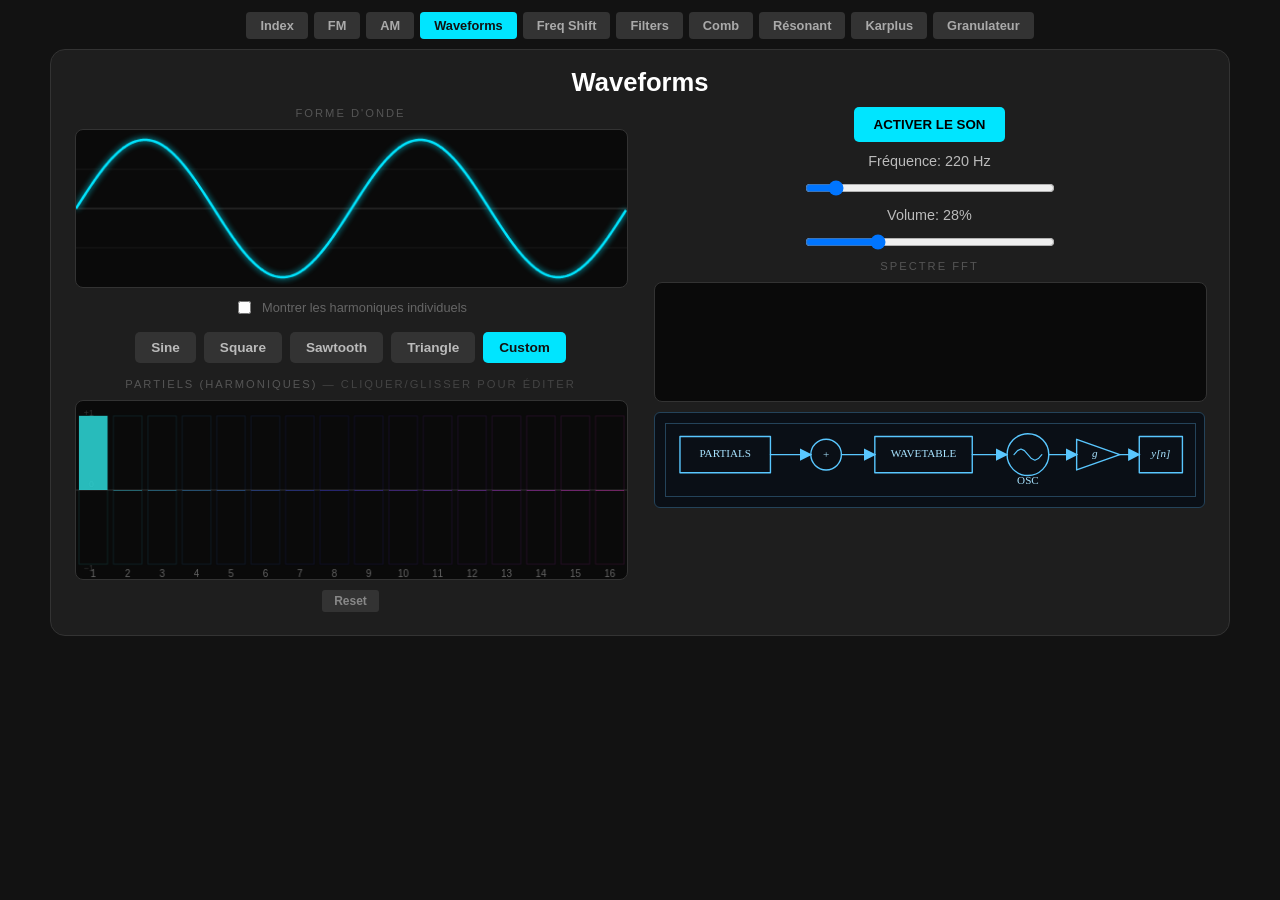
<file: waveforms/index.html>
<!DOCTYPE html>
<html lang="fr">
<head>
    <meta charset="UTF-8">
    <meta name="viewport" content="width=device-width, initial-scale=1.0">
    <title>Démo Waveforms</title>
    <style>
        body { font-family: sans-serif; background: #121212; color: white; text-align: center; padding: 30px 10px; margin: 0; }
        .synth-card {
            background: #1e1e1e; display: inline-block; padding: 30px; border-radius: 15px;
            border: 1px solid #333; max-width: 620px; width: calc(100% - 20px); box-sizing: border-box;
        }
        h1 { margin-top: 0; }
        input[type="range"] { width: 80%; max-width: 250px; display: block; margin: 10px auto; }
        button { background: #00e5ff; border: none; padding: 10px 20px; border-radius: 5px; cursor: pointer; font-weight: bold; }
        label { color: #bbb; font-size: 0.9rem; }
        .wave-buttons { display: flex; gap: 8px; justify-content: center; flex-wrap: wrap; margin: 15px 0; }
        .wave-buttons button { background: #333; color: #bbb; padding: 8px 16px; font-size: 0.85rem; }
        .wave-buttons button.active { background: #00e5ff; color: #121212; }
        canvas { display: block; margin: 10px auto; border-radius: 8px; max-width: 100%; }
        #waveCanvas { background: #0a0a0a; border: 1px solid #333; }
        #partialsCanvas { background: #0a0a0a; border: 1px solid #333; }
        .section-label { color: #555; font-size: 0.7rem; text-transform: uppercase; letter-spacing: 2px; margin: 15px 0 5px; }
        .controls-row { display: flex; align-items: center; justify-content: center; gap: 8px; margin: 5px 0; }
        #showHarmonics { accent-color: #00e5ff; }
        .small-btn { background: #333; color: #888; padding: 4px 12px; font-size: 0.75rem; border-radius: 3px; }
        .small-btn:hover { background: #444; color: #ccc; }
        #fftCanvas { background: #0a0a0a; border: 1px solid #333; }
        nav { display: flex; gap: 6px; justify-content: center; flex-wrap: wrap; margin-bottom: 15px; }
        nav a { background: #333; color: #aaa; padding: 6px 14px; border-radius: 4px; text-decoration: none; font-size: 0.8rem; font-weight: bold; transition: 0.2s; }
        nav a:hover { background: #555; color: #fff; }
        nav a.active { background: #00e5ff; color: #121212; }
        .dsp-academic { margin-top: 14px; background: #0a0f16; border: 1px solid #24435a; border-radius: 6px; padding: 10px; color: #8fd8ff; text-align: left; }
        .dsp-academic svg { width: 100%; height: auto; background: #0a0f16; border: 1px solid #24435a; display: block; stroke-linecap: round; stroke-linejoin: round; }
        .dsp-academic svg [stroke] { stroke: #59c7ff; }
        .dsp-academic svg marker path { fill: #59c7ff; stroke: none; }
        .dsp-academic svg text { fill: #a8e3ff; font-family: "Times New Roman", serif; font-size: 16px !important; }
        .dsp-academic svg text.math { font-style: italic; }
        /* Mise en page compacte : deux colonnes sur écran large */
        body { padding: 12px 10px; }
        nav { margin-bottom: 10px; }
        .synth-card { padding: 18px 24px; }
        .synth-card > h1 { margin: 0 0 10px; font-size: 1.6rem; }
        hr { border: 0.5px solid #333; margin: 12px 0; }
        .section-label { margin: 10px 0 4px; }
        .dsp-academic { margin-top: 10px; }
        .layout { display: grid; grid-template-columns: minmax(0, 1fr); column-gap: 28px; align-items: start; }
        .layout > .col > :first-child { margin-top: 0; }
        @media (min-width: 980px) {
            .synth-card { max-width: 1180px; width: calc(100% - 20px); }
            .layout { grid-template-columns: minmax(0, 1fr) minmax(0, 1fr); }
        }
    </style>
</head>
<body>

    <nav>
        <a href="../index.html">Index</a>
        <a href="../fm-synth/index.html">FM</a>
        <a href="../amp-mod/index.html">AM</a>
        <a href="../waveforms/index.html" class="active">Waveforms</a>
        <a href="../frequency-shift/index.html">Freq Shift</a>
        <a href="../filter-explorer/index.html">Filters</a>
        <a href="../comb-filter/index.html">Comb</a>
        <a href="../resonant-filter/index.html">Résonant</a>
        <a href="../karplus-strong/index.html">Karplus</a>
        <a href="../granulator/index.html">Granulateur</a>
    </nav>

    <div class="synth-card">
        <h1>Waveforms</h1>
        <div class="layout">
        <div class="col">

        <div class="section-label">Forme d'onde</div>
        <canvas id="waveCanvas" width="560" height="160"></canvas>
        <div class="controls-row">
            <input type="checkbox" id="showHarmonics">
            <label for="showHarmonics" style="color:#666; font-size:0.8rem;">Montrer les harmoniques individuels</label>
        </div>

        <div class="wave-buttons" id="waveButtons">
            <button data-wave="sine">Sine</button>
            <button data-wave="square">Square</button>
            <button data-wave="sawtooth">Sawtooth</button>
            <button data-wave="triangle">Triangle</button>
            <button data-wave="custom" class="active">Custom</button>
        </div>

        <div class="section-label">
            Partiels (harmoniques)
            <span id="partialsHint" style="color:#444"> — cliquer/glisser pour éditer</span>
        </div>
        <canvas id="partialsCanvas" width="560" height="180"></canvas>
        <div class="controls-row">
            <button class="small-btn" id="resetPartials">Reset</button>
        </div>

        </div>
        <div class="col">
        <button id="power">ACTIVER LE SON</button>

        <div style="margin-top: 10px;">
            <label>Fréquence: <span id="freqVal">220</span> Hz</label>
            <input type="range" id="freqSlider" min="20" max="2000" value="220">

            <label>Volume: <span id="volVal">28</span>%</label>
            <input type="range" id="volume" min="0" max="100" value="28">
        </div>

        <div class="section-label">Spectre FFT</div>
        <canvas id="fftCanvas" width="560" height="120"></canvas>

        <div class="dsp-academic">
            <svg viewBox="0 66 760 104" xmlns="http://www.w3.org/2000/svg" aria-label="Waveforms DSP graph">
                <defs><marker id="arrWV" markerWidth="9" markerHeight="9" refX="8" refY="4.5" orient="auto"><path d="M0,0 L9,4.5 L0,9 Z" fill="#222"/></marker></defs>
                <rect x="20" y="84" width="130" height="52" fill="none" stroke="#222" stroke-width="2"/>
                <text x="85" y="114" font-size="12" text-anchor="middle">PARTIALS</text>
                <circle cx="230" cy="110" r="22" fill="none" stroke="#222" stroke-width="2"/>
                <text x="230" y="115" font-size="16" text-anchor="middle">+</text>
                <rect x="300" y="84" width="140" height="52" fill="none" stroke="#222" stroke-width="2"/>
                <text x="370" y="114" font-size="12" text-anchor="middle">WAVETABLE</text>
                <circle cx="520" cy="110" r="30" fill="none" stroke="#222" stroke-width="2"/>
                <path d="M500 110 L505 104.3 L510 102 L515 104.3 L520 110 L525 115.7 L530 118 L535 115.7 L540 110" fill="none" stroke="#222" stroke-width="1.7"/>
                <text x="520" y="152" font-size="11" text-anchor="middle">OSC</text>
                <polygon points="590,88 590,132 652,110" fill="none" stroke="#222" stroke-width="2"/>
                <text x="616" y="114" text-anchor="middle" class="math">g</text>
                <rect x="680" y="84" width="62" height="52" fill="none" stroke="#222" stroke-width="2"/>
                <text x="711" y="114" text-anchor="middle" class="math">y[n]</text>
                <line x1="150" y1="110" x2="208" y2="110" stroke="#222" stroke-width="2" marker-end="url(#arrWV)"/>
                <line x1="252" y1="110" x2="300" y2="110" stroke="#222" stroke-width="2" marker-end="url(#arrWV)"/>
                <line x1="440" y1="110" x2="490" y2="110" stroke="#222" stroke-width="2" marker-end="url(#arrWV)"/>
                <line x1="550" y1="110" x2="590" y2="110" stroke="#222" stroke-width="2" marker-end="url(#arrWV)"/>
                <line x1="652" y1="110" x2="680" y2="110" stroke="#222" stroke-width="2" marker-end="url(#arrWV)"/>
            </svg>
        </div>
        </div>
        </div>
    </div>

<script>
const NUM_PARTIALS = 16;
const waveCanvas = document.getElementById('waveCanvas');
const wCtx = waveCanvas.getContext('2d');
const partCanvas = document.getElementById('partialsCanvas');
const pCtx = partCanvas.getContext('2d');
const powerBtn = document.getElementById('power');
const showHarmonicsCheck = document.getElementById('showHarmonics');
const partialsHint = document.getElementById('partialsHint');

let audioCtx, osc, gain, analyser;
let isStarted = false;
let fftAnimId = null;
const fftCanvas = document.getElementById('fftCanvas');
const fCtx = fftCanvas.getContext('2d');
let currentWave = 'custom';

// Partials amplitudes (sine components) for custom waveform
let customPartials = new Float32Array(NUM_PARTIALS);
customPartials[0] = 1.0; // start with just the fundamental

let displayPartials = customPartials.slice();

// --- Standard waveform Fourier coefficients ---
function getStandardPartials(type) {
    const p = new Float32Array(NUM_PARTIALS);
    for (let k = 0; k < NUM_PARTIALS; k++) {
        const n = k + 1;
        switch (type) {
            case 'sine':     p[k] = (n === 1) ? 1 : 0; break;
            case 'square':   p[k] = (n % 2 === 1) ? 1 / n : 0; break;
            case 'sawtooth': p[k] = Math.pow(-1, n + 1) / n; break;
            case 'triangle': p[k] = (n % 2 === 1) ? Math.pow(-1, (n - 1) / 2) / (n * n) : 0; break;
        }
    }
    return p;
}

function updateDisplayPartials() {
    displayPartials = currentWave === 'custom'
        ? customPartials.slice()
        : getStandardPartials(currentWave);
}

// --- Color per harmonic ---
function hColor(k, alpha) {
    const hue = 180 + (k / NUM_PARTIALS) * 140;
    return 'hsla(' + (hue % 360) + ',80%,55%,' + (alpha ?? 1) + ')';
}

// --- Draw waveform ---
function drawWaveform() {
    const w = waveCanvas.width, h = waveCanvas.height, cy = h / 2;
    wCtx.clearRect(0, 0, w, h);

    // Grid
    wCtx.strokeStyle = '#1a1a1a'; wCtx.lineWidth = 1;
    for (let y = h / 4; y < h; y += h / 4) { wCtx.beginPath(); wCtx.moveTo(0, y); wCtx.lineTo(w, y); wCtx.stroke(); }
    wCtx.strokeStyle = '#333'; wCtx.beginPath(); wCtx.moveTo(0, cy); wCtx.lineTo(w, cy); wCtx.stroke();

    const cycles = 2, samples = w;

    // Compute composite
    const composite = new Float32Array(samples);
    let maxAmp = 0;
    for (let i = 0; i < samples; i++) {
        const t = (i / samples) * cycles;
        let val = 0;
        for (let k = 0; k < NUM_PARTIALS; k++)
            val += displayPartials[k] * Math.sin(2 * Math.PI * (k + 1) * t);
        composite[i] = val;
        if (Math.abs(val) > maxAmp) maxAmp = Math.abs(val);
    }
    if (maxAmp < 0.001) maxAmp = 1;
    const scale = (cy - 10) / maxAmp;

    // Individual harmonics
    if (showHarmonicsCheck.checked) {
        for (let k = 0; k < NUM_PARTIALS; k++) {
            if (Math.abs(displayPartials[k]) < 0.01) continue;
            wCtx.strokeStyle = hColor(k, 0.25);
            wCtx.lineWidth = 1;
            wCtx.beginPath();
            for (let i = 0; i < samples; i++) {
                const t = (i / samples) * cycles;
                const y = cy - displayPartials[k] * Math.sin(2 * Math.PI * (k + 1) * t) * scale;
                i === 0 ? wCtx.moveTo(i, y) : wCtx.lineTo(i, y);
            }
            wCtx.stroke();
        }
    }

    // Composite
    wCtx.strokeStyle = '#00e5ff'; wCtx.lineWidth = 2.5;
    wCtx.shadowColor = '#00e5ff'; wCtx.shadowBlur = 6;
    wCtx.beginPath();
    for (let i = 0; i < samples; i++) {
        const y = cy - composite[i] * scale;
        i === 0 ? wCtx.moveTo(i, y) : wCtx.lineTo(i, y);
    }
    wCtx.stroke();
    wCtx.shadowBlur = 0;
}

// --- Draw partials bar chart ---
function drawPartials() {
    const w = partCanvas.width, h = partCanvas.height;
    const cy = h / 2, barW = w / NUM_PARTIALS, maxBarH = cy - 15, pad = 3;
    pCtx.clearRect(0, 0, w, h);

    // Center line
    pCtx.strokeStyle = '#333'; pCtx.lineWidth = 1;
    pCtx.beginPath(); pCtx.moveTo(0, cy); pCtx.lineTo(w, cy); pCtx.stroke();

    // Scale labels
    pCtx.fillStyle = '#333'; pCtx.font = '9px sans-serif'; pCtx.textAlign = 'right';
    pCtx.fillText('+1', 18, 15);
    pCtx.fillText('0', 18, cy - 3);
    pCtx.fillText('−1', 18, h - 8);

    for (let k = 0; k < NUM_PARTIALS; k++) {
        const x = k * barW + pad, bw = barW - pad * 2;
        const amp = displayPartials[k], barH = amp * maxBarH;

        // Column guides
        pCtx.strokeStyle = hColor(k, 0.12); pCtx.lineWidth = 1;
        pCtx.strokeRect(x, cy - maxBarH, bw, maxBarH * 2);

        // Bar
        pCtx.fillStyle = hColor(k, 0.8);
        if (barH >= 0) pCtx.fillRect(x, cy - barH, bw, Math.max(barH, 0.5));
        else pCtx.fillRect(x, cy, bw, Math.max(-barH, 0.5));

        // Harmonic number
        pCtx.fillStyle = '#666'; pCtx.font = '10px sans-serif'; pCtx.textAlign = 'center';
        pCtx.fillText(k + 1, x + bw / 2, h - 2);
    }

    // Overlay hint when not custom
    if (currentWave !== 'custom') {
        pCtx.fillStyle = 'rgba(10,10,10,0.55)';
        pCtx.fillRect(0, 0, w, h);
        pCtx.fillStyle = '#555'; pCtx.font = '12px sans-serif'; pCtx.textAlign = 'center';
        pCtx.fillText('Sélectionner "Custom" pour éditer les partiels', w / 2, h - 12);
    }
}

function redraw() { drawWaveform(); drawPartials(); }

// --- Partials canvas interaction ---
let isDragging = false;

function partialFromEvent(e) {
    const rect = partCanvas.getBoundingClientRect();
    const sx = partCanvas.width / rect.width, sy = partCanvas.height / rect.height;
    const x = (e.clientX - rect.left) * sx, y = (e.clientY - rect.top) * sy;
    const idx = Math.floor(x / (partCanvas.width / NUM_PARTIALS));
    if (idx < 0 || idx >= NUM_PARTIALS) return null;
    const cy = partCanvas.height / 2, maxBarH = cy - 15;
    let amp = Math.max(-1, Math.min(1, (cy - y) / maxBarH));
    if (Math.abs(amp) < 0.04) amp = 0;
    return { idx, amp };
}

function handleEdit(e) {
    if (currentWave !== 'custom') return;
    e.preventDefault();
    const ev = e.touches ? e.touches[0] : e;
    const r = partialFromEvent(ev);
    if (!r) return;
    customPartials[r.idx] = r.amp;
    displayPartials = customPartials.slice();
    applyCustomWave();
    redraw();
}

partCanvas.addEventListener('mousedown',  e => { isDragging = true; handleEdit(e); });
partCanvas.addEventListener('mousemove',  e => { if (isDragging) handleEdit(e); });
document.addEventListener('mouseup', () => { isDragging = false; });
partCanvas.addEventListener('touchstart', e => { isDragging = true; handleEdit(e); }, { passive: false });
partCanvas.addEventListener('touchmove',  e => { if (isDragging) handleEdit(e); }, { passive: false });
document.addEventListener('touchend', () => { isDragging = false; });

// Double-click resets a single partial
partCanvas.addEventListener('dblclick', e => {
    if (currentWave !== 'custom') return;
    const r = partialFromEvent(e);
    if (!r) return;
    customPartials[r.idx] = 0;
    displayPartials = customPartials.slice();
    applyCustomWave();
    redraw();
});

// Reset all custom partials
document.getElementById('resetPartials').onclick = () => {
    customPartials.fill(0);
    customPartials[0] = 1;
    if (currentWave === 'custom') {
        displayPartials = customPartials.slice();
        applyCustomWave();
        redraw();
    }
};

// --- Audio ---
function buildPeriodicWave() {
    const real = new Float32Array(NUM_PARTIALS + 1);
    const imag = new Float32Array(NUM_PARTIALS + 1);
    for (let k = 0; k < NUM_PARTIALS; k++) imag[k + 1] = customPartials[k];
    return audioCtx.createPeriodicWave(real, imag);
}

function applyCustomWave() {
    if (!osc || !isStarted || currentWave !== 'custom') return;
    osc.setPeriodicWave(buildPeriodicWave());
}

function setWaveform(type) {
    currentWave = type;
    updateDisplayPartials();
    partialsHint.style.display = type === 'custom' ? 'inline' : 'none';

    if (osc && isStarted) {
        if (type === 'custom') osc.setPeriodicWave(buildPeriodicWave());
        else osc.type = type;
    }

    document.querySelectorAll('.wave-buttons button').forEach(b =>
        b.classList.toggle('active', b.dataset.wave === type));
    redraw();
}

// --- Power ---
powerBtn.onclick = () => {
    if (!isStarted) {
        audioCtx = new (window.AudioContext || window.webkitAudioContext)();
        osc = audioCtx.createOscillator();
        osc.frequency.value = +document.getElementById('freqSlider').value;
        gain = audioCtx.createGain();
        gain.gain.value = document.getElementById('volume').value / 100;
        analyser = audioCtx.createAnalyser();
        analyser.fftSize = 2048;
        osc.connect(gain);
        gain.connect(analyser);
        analyser.connect(audioCtx.destination);
        startFFT();

        if (currentWave === 'custom') osc.setPeriodicWave(buildPeriodicWave());
        else osc.type = currentWave;
        osc.start();

        powerBtn.textContent = 'STOP';
        powerBtn.style.background = '#ff4081';
        isStarted = true;
    } else {
        if (fftAnimId) { cancelAnimationFrame(fftAnimId); fftAnimId = null; }
        osc.stop();
        audioCtx.close();
        osc = null; gain = null; audioCtx = null; analyser = null;
        clearFFT();
        powerBtn.textContent = 'ACTIVER LE SON';
        powerBtn.style.background = '#00e5ff';
        isStarted = false;
    }
};

// --- Controls ---
document.getElementById('freqSlider').oninput = e => {
    document.getElementById('freqVal').textContent = e.target.value;
    if (osc && isStarted) osc.frequency.setTargetAtTime(+e.target.value, audioCtx.currentTime, 0.05);
};
document.getElementById('volume').oninput = e => {
    document.getElementById('volVal').textContent = e.target.value;
    if (gain && isStarted) gain.gain.setTargetAtTime(e.target.value / 100, audioCtx.currentTime, 0.05);
};
document.querySelectorAll('.wave-buttons button').forEach(btn => {
    btn.onclick = () => setWaveform(btn.dataset.wave);
});
showHarmonicsCheck.onchange = redraw;

// --- FFT ---
function startFFT() {
    const bufLen = analyser.frequencyBinCount;
    const data = new Uint8Array(bufLen);
    function drawFFT() {
        fftAnimId = requestAnimationFrame(drawFFT);
        analyser.getByteFrequencyData(data);
        const w = fftCanvas.width, h = fftCanvas.height;
        fCtx.clearRect(0, 0, w, h);
        // freq axis
        fCtx.strokeStyle = '#222'; fCtx.lineWidth = 1;
        fCtx.beginPath(); fCtx.moveTo(0, h); fCtx.lineTo(w, h); fCtx.stroke();
        // bars — show up to ~8kHz
        const maxBin = Math.min(bufLen, Math.floor(8000 / (audioCtx.sampleRate / analyser.fftSize)));
        const barW = w / maxBin;
        for (let i = 0; i < maxBin; i++) {
            const v = data[i] / 255;
            const barH = v * h;
            const hue = 180 + (i / maxBin) * 140;
            fCtx.fillStyle = 'hsla(' + (hue % 360) + ',80%,55%,0.85)';
            fCtx.fillRect(i * barW, h - barH, Math.max(barW - 0.5, 1), barH);
        }
        // freq labels
        fCtx.fillStyle = '#444'; fCtx.font = '9px sans-serif'; fCtx.textAlign = 'center';
        [500, 1000, 2000, 4000, 8000].forEach(f => {
            const xPos = (f / 8000) * w;
            if (xPos < w - 10) fCtx.fillText(f >= 1000 ? (f/1000)+'k' : f, xPos, 10);
        });
    }
    drawFFT();
}
function clearFFT() {
    fCtx.clearRect(0, 0, fftCanvas.width, fftCanvas.height);
}

// --- Init ---
updateDisplayPartials();
redraw();
</script>
</body>
</html>
</file>
